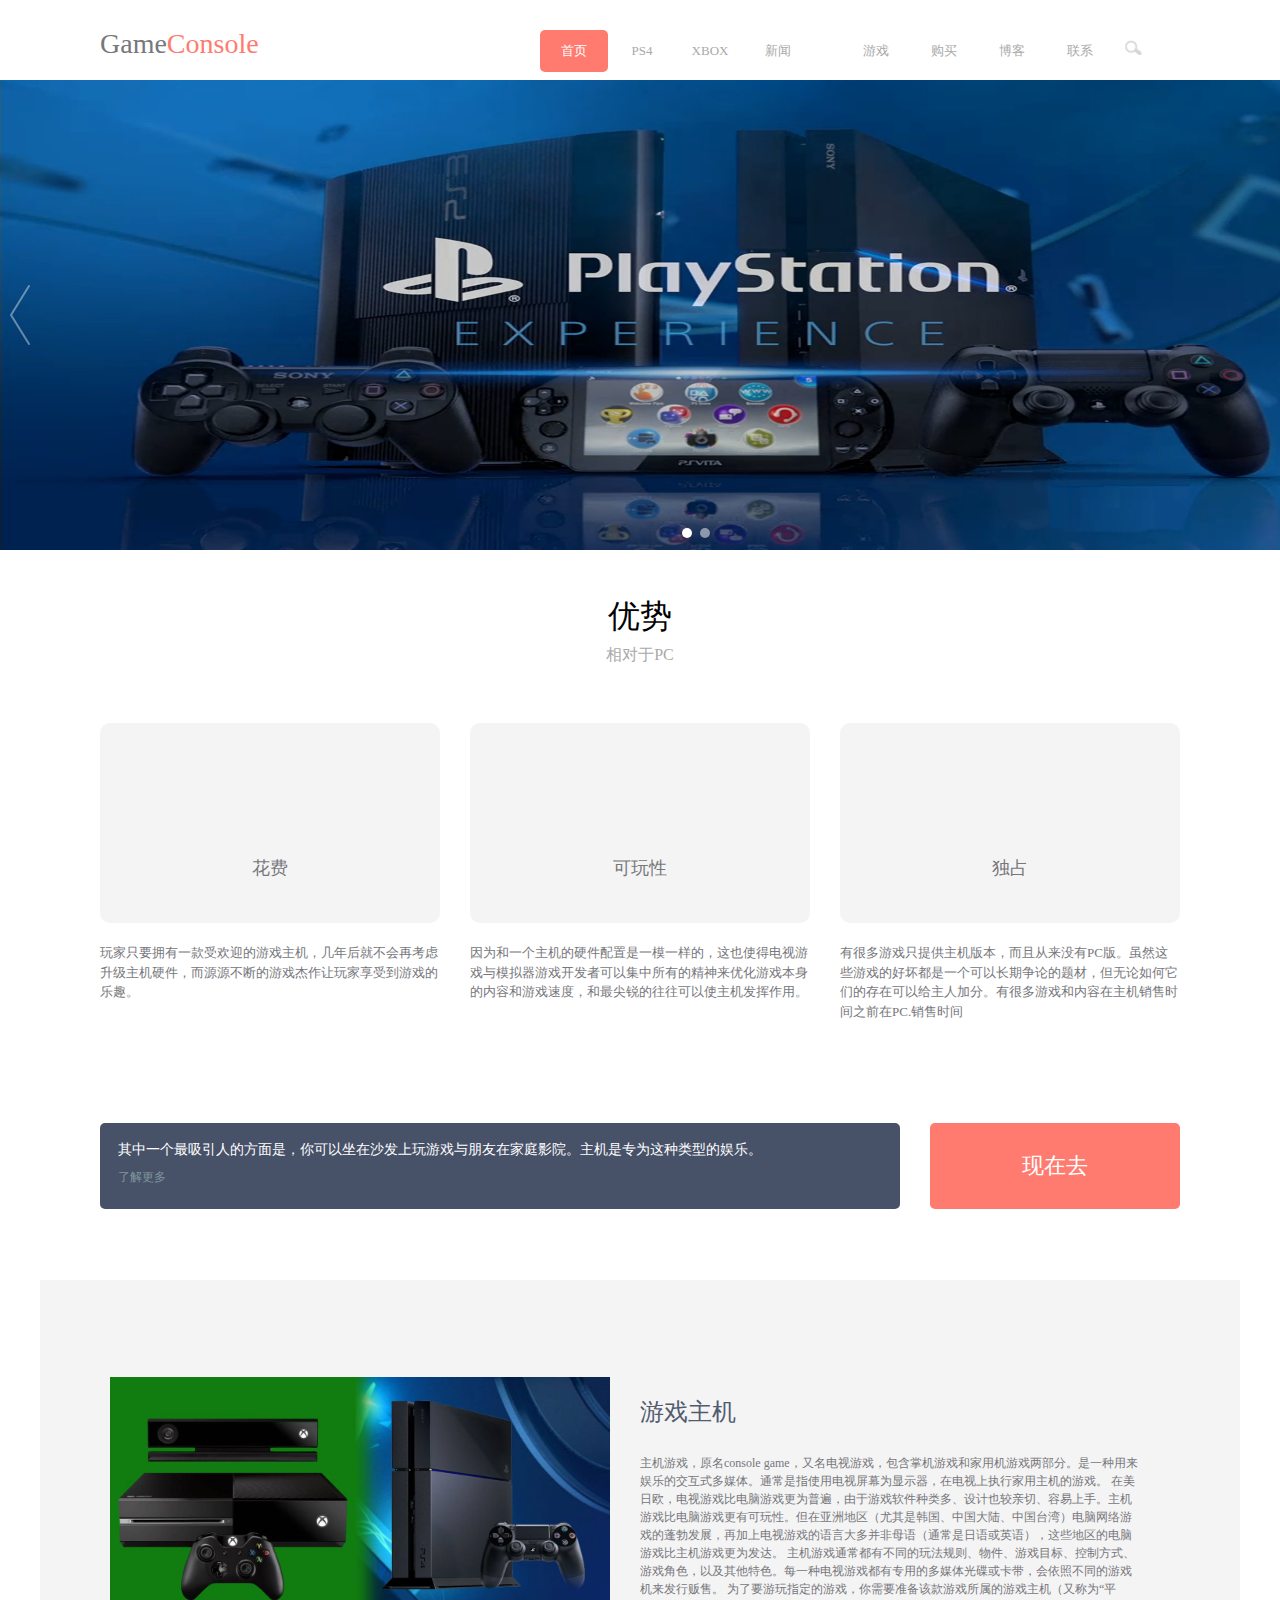
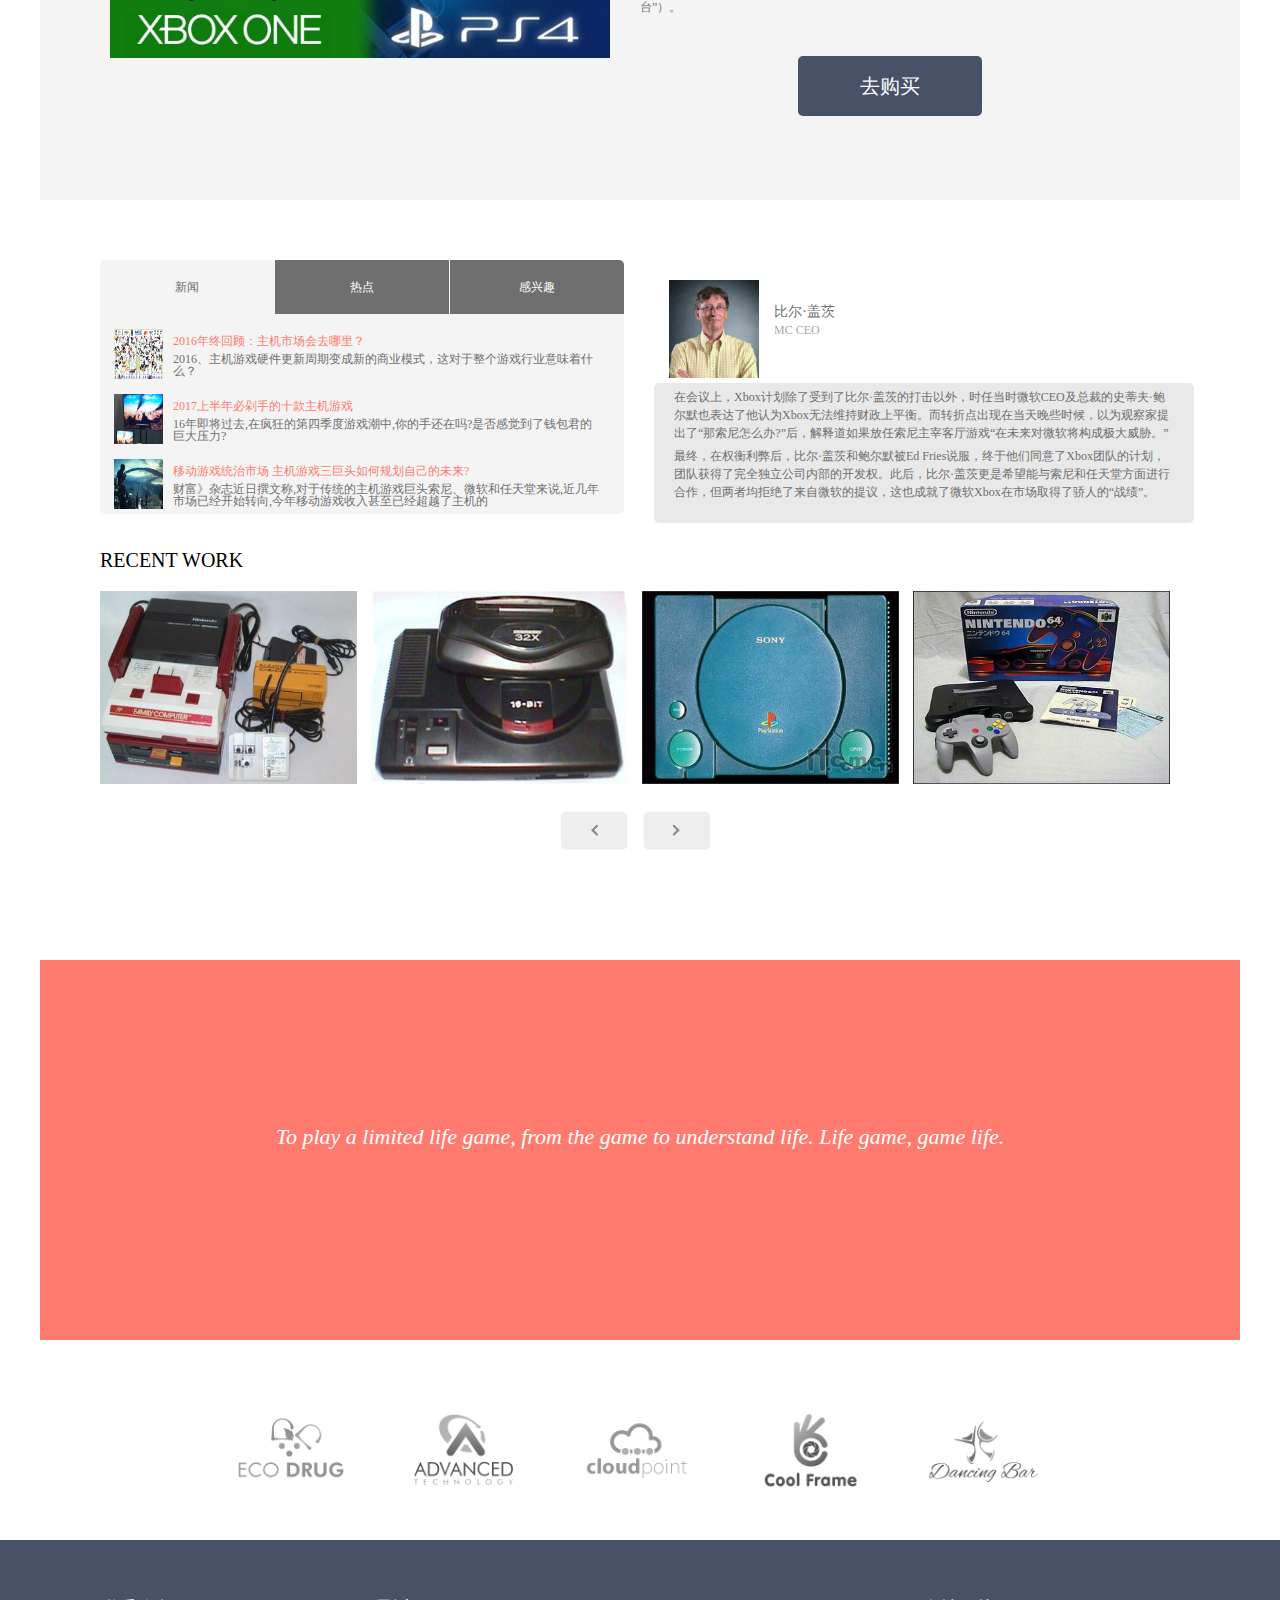
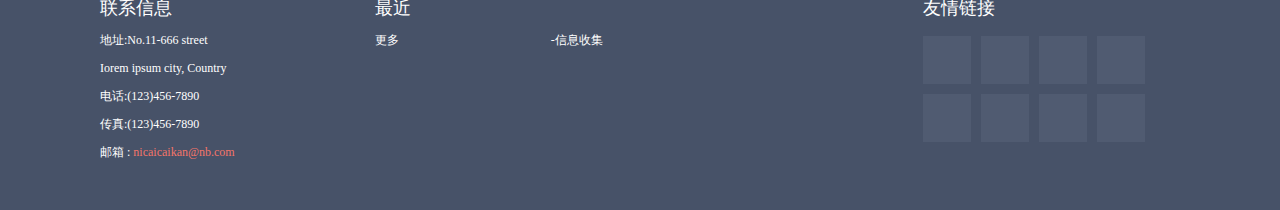
<file: index.html>
<!DOCTYPE HTML PUBLIC "-//W3C//DTD HTML 4.01//EN" "http://www.w3.org/TR/html4/strict.dtd">
<html>
	<head>
		<meta charset="utf-8" />
		<meta name="keywords" content="杭州瑞栎网络科技股份有限公司"/>
        <meta name="description" content="杭州瑞栎网络科技有限公司成立于2015年是一家专注于专业市场电子商务公司
        杭州瑞栎网络科技有限公司成立于2015年， 公司主要经营教育软件 多媒体技术 游戏软件 计算机数据处理技术 计算机系统集成 教育信息咨询，公司秉承与客户共赢理念，为企业提供高效、务实的互联网营销服务，在专业市场的电子商务建设领域具有独特优势和丰富经验。企业与未来智能商业之间架起一座桥梁，充分利用网络的先进技术，帮助专业市场创新管理模式、营销模式。全力打造现代化、国际化、电子化的专业市场贸易平台。在“诚实守信, 脚踏实地，充满激情，不断改进，提高效率, 瑞栎科技将通过不断改进产品质量及提高服务能力，为客户提供最适合需求和最富有前瞻性的优质产品与服务，搭建管理新模式，从而为客户创造最大的价值。"/><link rel="stylesheet" href="./css/banner.css" />
		<link rel="stylesheet" href="./css/same.css" />
		
		<link rel="stylesheet" href="./css/index.css" />
		

		<title>GameConsole - 杭州瑞栎网络科技股份有限公司</title>
	</head>
	<body>
		<div class="top">
			<div class="title">Game<span class="red">Console<span></div>
			<ul>
				<li class="chosed"><a style="color:white">首页</a></li>
				<li><a href="ps4.html">PS4</a></li>
				<li><a href="xbox.html">XBOX</a></li>
				<li id="feature"><a href="news.html">新闻</a></li>
				<div class="contain" id="c1">
					<div>Typography</div>
					<div>Buttons</div>
				</div>
				<li style="margin-left:30px;"><a href="games.html">游戏</a></li>
				<li><a href="price.html">购买</a></li>
				<li><a href="blog.html">博客</a></li>
				<li><a href="contact.html">联系</a></li>
			</ul>
			<a class="btn"><img src="./image/icon.png"></a>
		</div>
		<div class="banner"></div>
		<div class="main">
			
			
			<div class="welcome">
				<h1>优势</h1>
				<p>相对于PC</p>
				<div class="content">
					<div>
						<div class="left">花费</div>
						<span>玩家只要拥有一款受欢迎的游戏主机，几年后就不会再考虑升级主机硬件，而源源不断的游戏杰作让玩家享受到游戏的乐趣。</span>
					</div>
					<div style="margin:0 30px;">
						<div class="center">可玩性</div>
						<span>因为和一个主机的硬件配置是一模一样的，这也使得电视游戏与模拟器游戏开发者可以集中所有的精神来优化游戏本身的内容和游戏速度，和最尖锐的往往可以使主机发挥作用。</span>
					</div>
					<div>
						<div class="right">独占</div>
						<span>有很多游戏只提供主机版本，而且从来没有PC版。虽然这些游戏的好坏都是一个可以长期争论的题材，但无论如何它们的存在可以给主人加分。有很多游戏和内容在主机销售时间之前在PC.销售时间</span>
					</div>
				</div>
				<div class="purchase">
					<div class="left">
						<p class="p1">其中一个最吸引人的方面是，你可以坐在沙发上玩游戏与朋友在家庭影院。主机是专为这种类型的娱乐。</p>
						<p class="p2">了解更多</p>
					</div>
					<div class="right">现在去</div>	
				</div>
			</div>
			<div class="flat">
				<div class="left">
					<img src="./image/idx1.jpg" />
				</div>
				<div class="right">
					<h2>游戏主机</h2>
					<p>主机游戏，原名console game，又名电视游戏，包含掌机游戏和家用机游戏两部分。是一种用来娱乐的交互式多媒体。通常是指使用电视屏幕为显示器，在电视上执行家用主机的游戏。
在美日欧，电视游戏比电脑游戏更为普遍，由于游戏软件种类多、设计也较亲切、容易上手。主机游戏比电脑游戏更有可玩性。但在亚洲地区（尤其是韩国、中国大陆、中国台湾）电脑网络游戏的蓬勃发展，再加上电视游戏的语言大多并非母语（通常是日语或英语），这些地区的电脑游戏比主机游戏更为发达。
主机游戏通常都有不同的玩法规则、物件、游戏目标、控制方式、游戏角色，以及其他特色。每一种电视游戏都有专用的多媒体光碟或卡带，会依照不同的游戏机来发行贩售。
为了要游玩指定的游戏，你需要准备该款游戏所属的游戏主机（又称为“平台”）。</p>
					<div class="btn" style="font-size:20px;">去购买</div>
				</div>
			</div>
			<div class="news">
				<div class="up">
					<div class="left">
						<ul>
							<li class="first pink" id="first">新闻</li>
							<li class="second" id="second">热点</li>
							<li class="last" id="last">感兴趣</li>
						</ul>
						<div class="box current" id="box1">
							<div class="bar">
								<div class="image">
									<img src="./image/pic1.png" />
								</div>
								<div class="newsContent">
									<p class="red">2016年终回顾：主机市场会去哪里？</p>
									<p>2016、主机游戏硬件更新周期变成新的商业模式，这对于整个游戏行业意味着什么？</p>
								</div>	
							</div>
							<div class="bar">
								<div class="image">
									<img src="./image/pic2.png" />
								</div>
								<div class="newsContent">
									<p class="red">2017上半年必剁手的十款主机游戏</p>
									<p>16年即将过去,在疯狂的第四季度游戏潮中,你的手还在吗?是否感觉到了钱包君的巨大压力?</p>
								</div>	
							</div>
							<div class="bar">
								<div class="image">
									<img src="./image/pic3.png" />
								</div>
								<div class="newsContent">
									<p class="red">移动游戏统治市场 主机游戏三巨头如何规划自己的未来?</p>
									<p>财富》杂志近日撰文称,对于传统的主机游戏巨头索尼、微软和任天堂来说,近几年市场已经开始转向,今年移动游戏收入甚至已经超越了主机的</p>
								</div>	
							</div>
						</div>
						<div class="box" id="box2">
							<div class="bar">
								<div class="image">
									<img src="./image/pic1.png" />
								</div>
								<div class="newsContent">
									<p class="red">News Title goes here21</p>
									<p>Lorem ipsum dolor sit amet,consectetur adipiscing elit.</p>
								</div>	
							</div>
							<div class="bar">
								<div class="image">
									<img src="./image/pic2.png" />
								</div>
								<div class="newsContent">
									<p class="red">News Title goes here22</p>
									<p>Lorem ipsum dolor sit amet,consectetur adipiscing elit.sunsyt dorlor</p>
								</div>	
							</div>
							<div class="bar">
								<div class="image">
									<img src="./image/pic1.png" />
								</div>
								<div class="newsContent">
									<p class="red">News Title goes here23</p>
									<p>Lorem ipsum dolor sit amet,consectetur adipiscing elit.sumon ahmed</p>
								</div>	
							</div>
						</div>
						<div class="box" id="box3">
							<div class="bar">
								<div class="image">
									<img src="./image/pic3.png" />
								</div>
								<div class="newsContent">
									<p class="red">News Title goes here31</p>
									<p>Lorem ipsum dolor sit amet,consectetur adipiscing elit.</p>
								</div>	
							</div>
							<div class="bar">
								<div class="image">
									<img src="./image/pic1.png" />
								</div>
								<div class="newsContent">
									<p class="red">News Title goes here32</p>
									<p>Lorem ipsum dolor sit amet,consectetur adipiscing elit.sunsyt dorlor</p>
								</div>	
							</div>
							<div class="bar">
								<div class="image">
									<img src="./image/pic2.png" />
								</div>
								<div class="newsContent">
									<p class="red">News Title goes here33</p>
									<p>Lorem ipsum dolor sit amet,consectetur adipiscing elit.sumon ahmed</p>
								</div>	
							</div>
						</div>

					</div>
					<div class="right">
						<div class="people">
							<img src="./image/indexP.png" />
							<div>
								<p class="pName">比尔·盖茨</p>
								<p class="pIntro">MC CEO</p>
							</div>
						</div>
						<div class="intro">
							<p>  在会议上，Xbox计划除了受到了比尔·盖茨的打击以外，时任当时微软CEO及总裁的史蒂夫·鲍尔默也表达了他认为Xbox无法维持财政上平衡。而转折点出现在当天晚些时候，以为观察家提出了“那索尼怎么办?”后，解释道如果放任索尼主宰客厅游戏“在未来对微软将构成极大威胁。”</p>
　<p>最终，在权衡利弊后，比尔·盖茨和鲍尔默被Ed Fries说服，终于他们同意了Xbox团队的计划，团队获得了完全独立公司内部的开发权。此后，比尔·盖茨更是希望能与索尼和任天堂方面进行合作，但两者均拒绝了来自微软的提议，这也成就了微软Xbox在市场取得了骄人的“战绩”。</p>
						</div>
					</div>
				</div>
				<div class="down">
					<h1>RECENT WORK</h1>
					<div id="div">
						<img src="./image/1.png" />
						<img src="./image/2.png" />
						<img src="./image/3.png" />
						<img src="./image/4.png" />
						<img src="./image/5.png" />
						<img src="./image/6.png" />
						<img src="./image/7.png" />
						<img src="./image/8.png" />
					</div>
					<span class="btnL">
						<img id="btnL" src="./image/btnL.png" />
						<img id="btnR" src="./image/btnR.png" />
					</span>
				</div>
			</div>
			<div class="redbgd">
				<i>To play a limited life game, from the game to understand life. Life game, game life.</i>
			</div>
			<div class="tu">
				<img src="./image/lan.png" />
			</div>
		</div>
			
		<div class="foot">
		<div class="main">

			<div class="f_left">
				<p class="title">联系信息</p>
				<ul class="contact">
					<li>地址:No.11-666 street</li>
					<li>Iorem ipsum city, Country</li>
					<li>电话:(123)456-7890</li>
					<li>传真:(123)456-7890</li>
					<li>邮箱 : <span>nicaicaikan@nb.com</span></li>
				</ul>
				<div class="clear"></div>
			</div>
			<div class="f_middle">
				<p class="title">最近</p>
				<span class="more_l">更多</span>
				<span class="more_r">-信息收集</span>
			</div>
			<div class="f_right">
				<p class="title">友情链接</p>
				<ul class="stay">
					<li></li>
					<li></li>
					<li></li>
					<li></li>
				</ul>
				<ul class="stay">
					<li></li>
					<li></li>
					<li></li>
					<li></li>
				</ul>
			</div>
		</div>		
		</div>			
	</body><script type="text/javascript" src="./js/banner.js"></script>

	<script type="text/javascript" src="./js/index.js"></script>
</html>
</file>
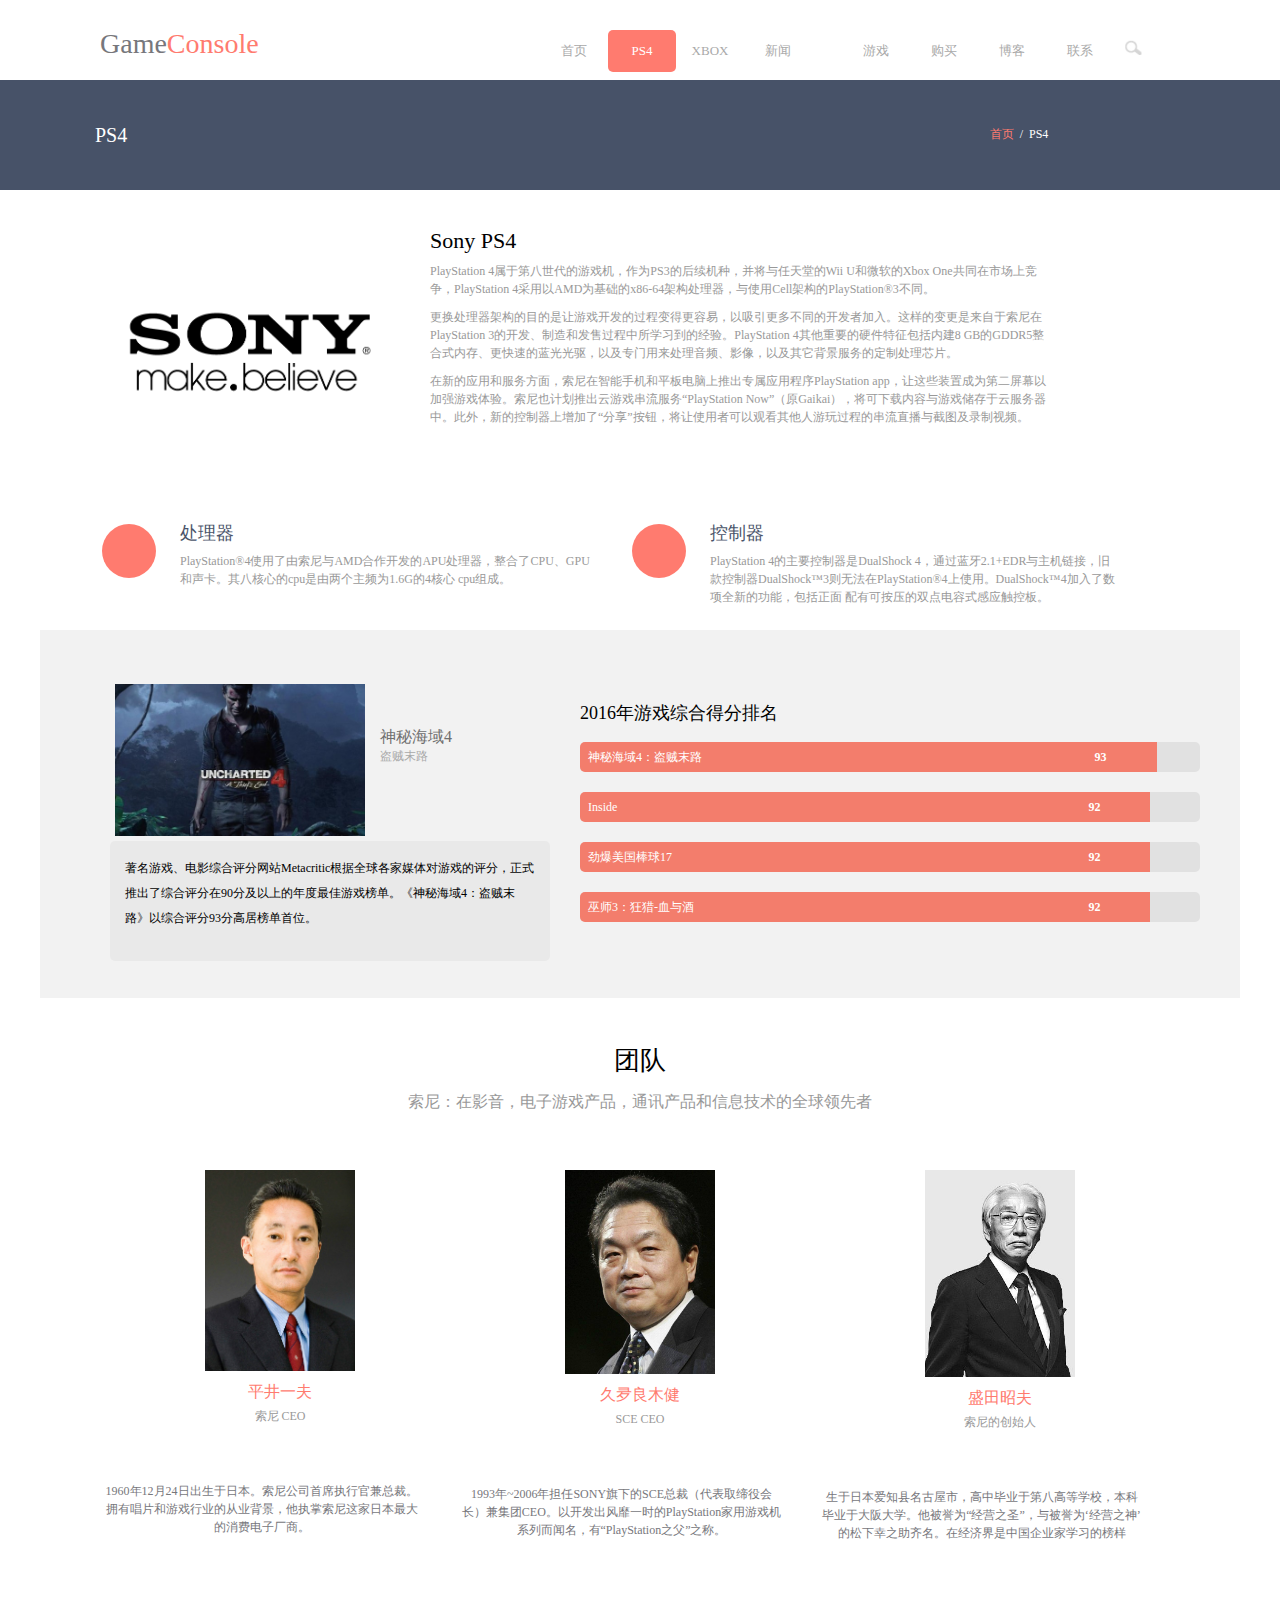
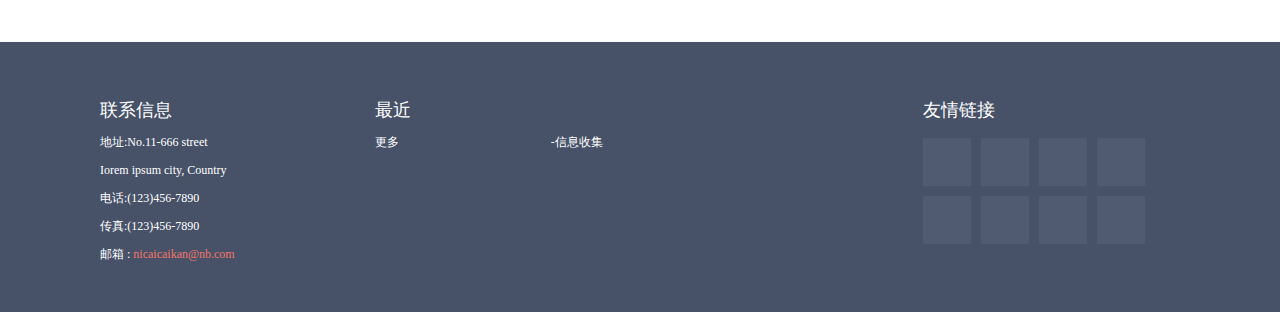
<file: about.html>
<!DOCTYPE HTML PUBLIC "-//W3C//DTD HTML 4.01//EN" "http://www.w3.org/TR/html4/strict.dtd">
<html>
	<head>
		<meta charset="utf-8" />
		<meta name="keywords" content="杭州瑞栎网络科技股份有限公司"/>
        <meta name="description" content="杭州瑞栎网络科技有限公司成立于2015年是一家专注于专业市场电子商务公司
        杭州瑞栎网络科技有限公司成立于2015年， 公司主要经营教育软件 多媒体技术 游戏软件 计算机数据处理技术 计算机系统集成 教育信息咨询，公司秉承与客户共赢理念，为企业提供高效、务实的互联网营销服务，在专业市场的电子商务建设领域具有独特优势和丰富经验。企业与未来智能商业之间架起一座桥梁，充分利用网络的先进技术，帮助专业市场创新管理模式、营销模式。全力打造现代化、国际化、电子化的专业市场贸易平台。在“诚实守信, 脚踏实地，充满激情，不断改进，提高效率, 瑞栎科技将通过不断改进产品质量及提高服务能力，为客户提供最适合需求和最富有前瞻性的优质产品与服务，搭建管理新模式，从而为客户创造最大的价值。"/>
		<link rel="stylesheet" href="./css/same.css" />
		<link rel="stylesheet" href="./css/about.css" />

		<title>About - 杭州瑞栎网络科技股份有限公司</title>
	</head>
	<body>
		<div class="top">
			<div class="title">Game<span class="red">Console<span></div>
			<ul>
				<li><a href="index.html">首页</a></li>
				<li class="chosed" ><a style="color:white">PS4</a></li>
				<li><a href="Service.html">XBOX</a></li>
				<li id="feature"><a href="feature.html">新闻</a></li>
				<div class="contain" id="c1">
					<div>Typography</div>
					<div>Buttons</div>
				</div>
				<li style="margin-left:30px;"><a href="portfolio.html">游戏</a></li>
				<li><a href="price.html">购买</a></li>
				<li><a href="blog.html">博客</a></li>
				<li><a href="top-search.html">联系</a></li>
			</ul>
			<a class="btn"><img src="./image/icon.png"></a>
		</div>
		<div class="bar">
			<div class="main" style="position:relative;">
				<span>PS4</span>
				<ul class="btn">
					<li class="red"><a>首页</a></li><li class="xie">/</li>
					<li style="color:white;"> <a>PS4</a></li>
				</ul>
			</div>
		</div>
		<div class="main">
			<div class="content1">
				<div class="up">
					<img src="./image/zitu.png" />
					<p class="title">Sony PS4</p>
					<p class="content">PlayStation 4属于第八世代的游戏机，作为PS3的后续机种，并将与任天堂的Wii U和微软的Xbox One共同在市场上竞争，PlayStation 4采用以AMD为基础的x86-64架构处理器，与使用Cell架构的PlayStation®3不同。</p>
					<p class="content">更换处理器架构的目的是让游戏开发的过程变得更容易，以吸引更多不同的开发者加入。这样的变更是来自于索尼在PlayStation 3的开发、制造和发售过程中所学习到的经验。PlayStation 4其他重要的硬件特征包括内建8 GB的GDDR5整合式内存、更快速的蓝光光驱，以及专门用来处理音频、影像，以及其它背景服务的定制处理芯片。</p>
					<p class="content">在新的应用和服务方面，索尼在智能手机和平板电脑上推出专属应用程序PlayStation app，让这些装置成为第二屏幕以加强游戏体验。索尼也计划推出云游戏串流服务“PlayStation Now”（原Gaikai），将可下载内容与游戏储存于云服务器中。此外，新的控制器上增加了“分享”按钮，将让使用者可以观看其他人游玩过程的串流直播与截图及录制视频。</p>
				</div>
				<ul>
					<li>
						<i></i>
						<span class="spanTitle">处理器</span>
						<span class="spanCon">PlayStation®4使用了由索尼与AMD合作开发的APU处理器，整合了CPU、GPU和声卡。其八核心的cpu是由两个主频为1.6G的4核心 cpu组成。</span>
					</li>
					<li>
						<i></i>
						<span class="spanTitle">控制器</span>
						<span class="spanCon">PlayStation 4的主要控制器是DualShock 4，通过蓝牙2.1+EDR与主机链接，旧款控制器DualShock™3则无法在PlayStation®4上使用。DualShock™4加入了数项全新的功能，包括正面
						配有可按压的双点电容式感应触控板。</span>
					</li>
				</ul>
			</div>
			<div class="content2">
				<div class="left">
					<div class="people">
						<img src="./image/ps41.jpg" />
						<div>
							<p class="pName">神秘海域4</p>
							<p class="pIntro">盗贼末路</p>
						</div>
					</div>
					<div class="intro">
						<p>著名游戏、电影综合评分网站Metacritic根据全球各家媒体对游戏的评分，正式推出了综合评分在90分及以上的年度最佳游戏榜单。《神秘海域4：盗贼末路》以综合评分93分高居榜单首位。</p>
					</div>
				</div>
				<div class="right">
					<p>2016年游戏综合得分排名</p>
					<div class="out">
						<div class="div1"><span>神秘海域4：盗贼末路 <b>93</b></span></div>
					</div>
					<div class="out">
						<div class="div2"><span>Inside<b>92</b></span></div>
					</div>
					<div class="out">
						<div class="div3"><span>劲爆美国棒球17<b>92</b></span></div>
					</div>
					<div class="out">
						<div class="div4"><span>巫师3：狂猎-血与酒<b>92</b></span></div>
					</div>
				</div>
			</div>
			<div class="content3">
				<p class="title">团队</p>
				<p class="stitle">索尼：在影音，电子游戏产品，通讯产品和信息技术的全球领先者</p>
				<div class="content">
					<div class="left">
						<img src="./image/people.png" />
						<span class="pName red">平井一夫</span>
						<span class="pWork">索尼 CEO</span>
						<p>1960年12月24日出生于日本。索尼公司首席执行官兼总裁。拥有唱片和游戏行业的从业背景，他执掌索尼这家日本最大的消费电子厂商。</p>
					</div>
					<div class="center">
						<img src="./image/ren2.png" />
						<span class="pName red">久夛良木健</span>
						<span class="pWork">SCE CEO</span>
						<p>1993年~2006年担任SONY旗下的SCE总裁（代表取缔役会长）兼集团CEO。以开发出风靡一时的PlayStation家用游戏机系列而闻名，有“PlayStation之父”之称。</p>
					</div>
					<div class="right">
						<img src="./image/people3.png" />
						<span class="pName red">盛田昭夫</span>
						<span class="pWork">索尼的创始人</span>
						<p>生于日本爱知县名古屋市，高中毕业于第八高等学校，本科毕业于大阪大学。他被誉为“经营之圣”，与被誉为‘经营之神’的松下幸之助齐名。在经济界是中国企业家学习的榜样</p>
					</div>
				</div>
			</div>
		</div>
		<div class="foot">
		<div class="main">

			<div class="f_left">
				<p class="title">联系信息</p>
				<ul class="contact">
					<li>地址:No.11-666 street</li>
					<li>Iorem ipsum city, Country</li>
					<li>电话:(123)456-7890</li>
					<li>传真:(123)456-7890</li>
					<li>邮箱 : <span>nicaicaikan@nb.com</span></li>
				</ul>
				<div class="clear"></div>
			</div>
			<div class="f_middle">
				<p class="title">最近</p>
				<span class="more_l">更多</span>
				<span class="more_r">-信息收集</span>
			</div>
			<div class="f_right">
				<p class="title">友情链接</p>
				<ul class="stay">
					<li></li>
					<li></li>
					<li></li>
					<li></li>
				</ul>
				<ul class="stay">
					<li></li>
					<li></li>
					<li></li>
					<li></li>
				</ul>
			</div>
		</div>		
		</div>			
	</body>
</html>
</file>
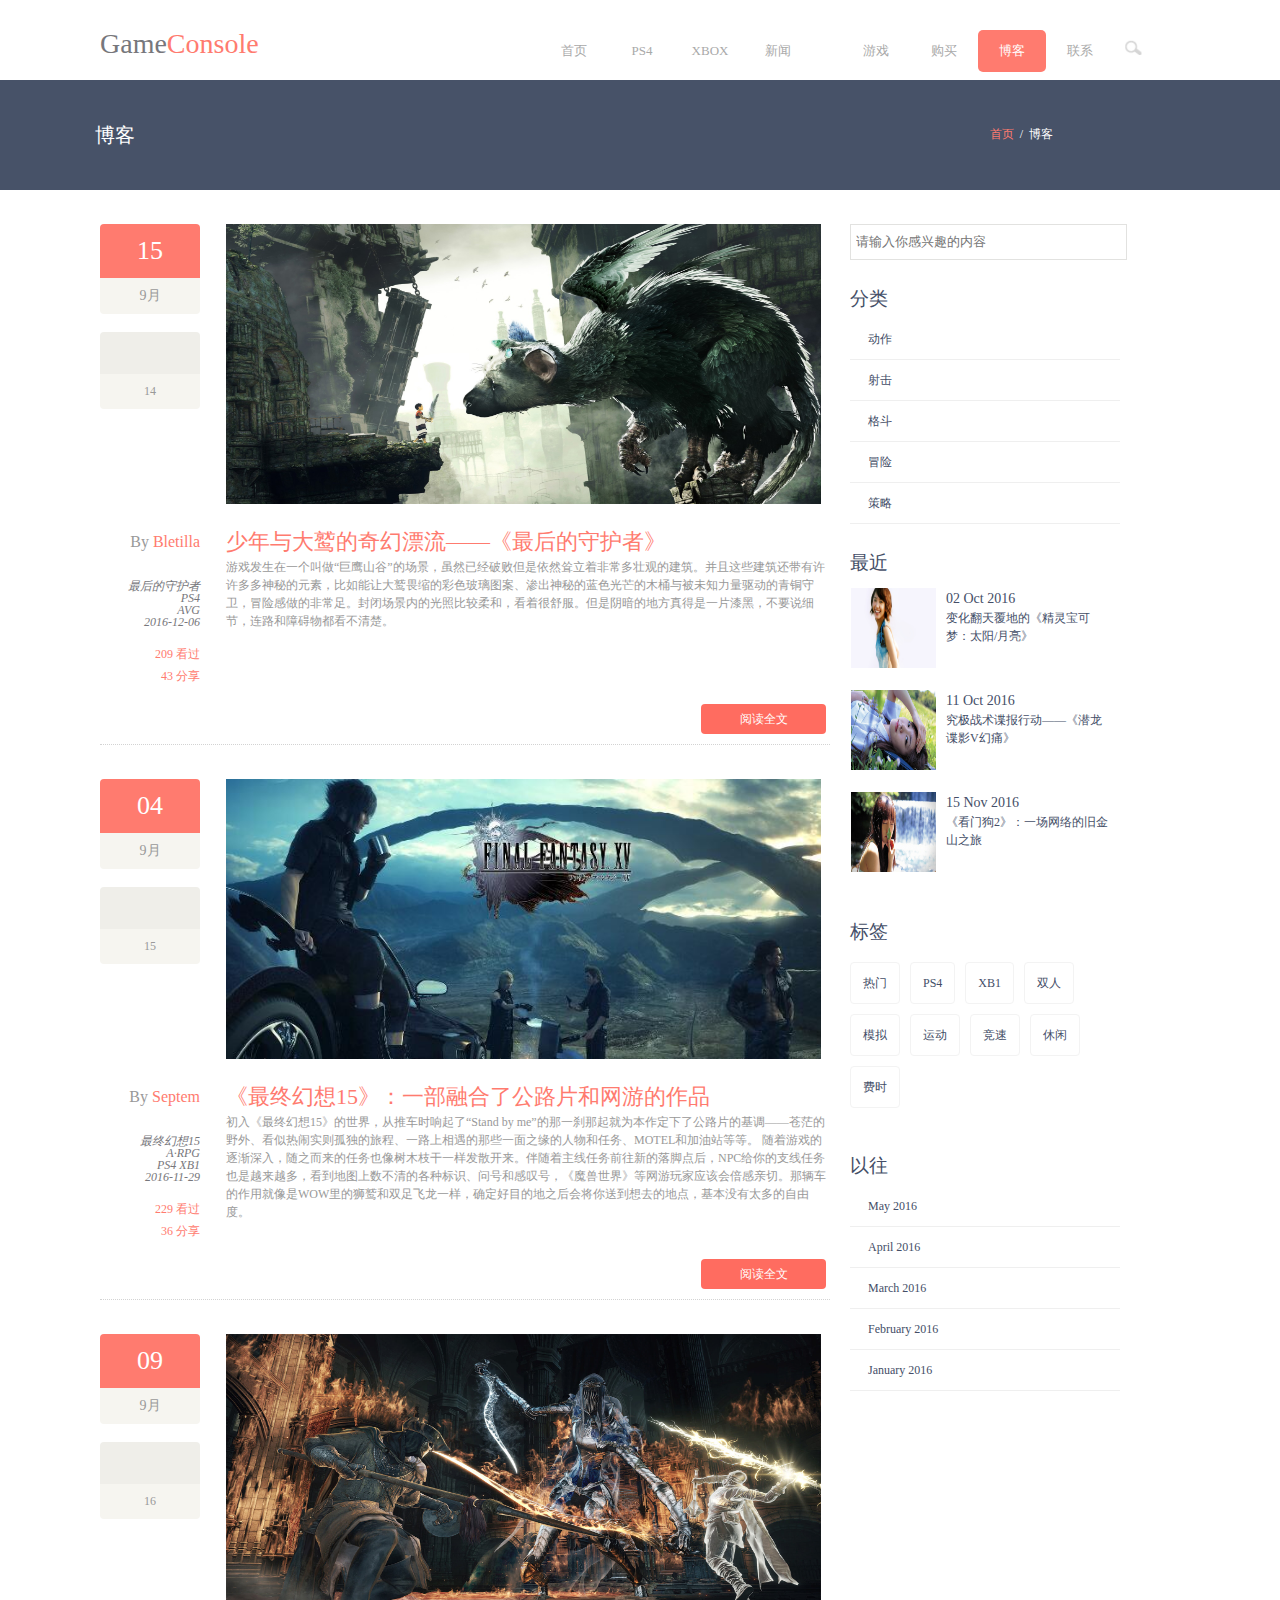
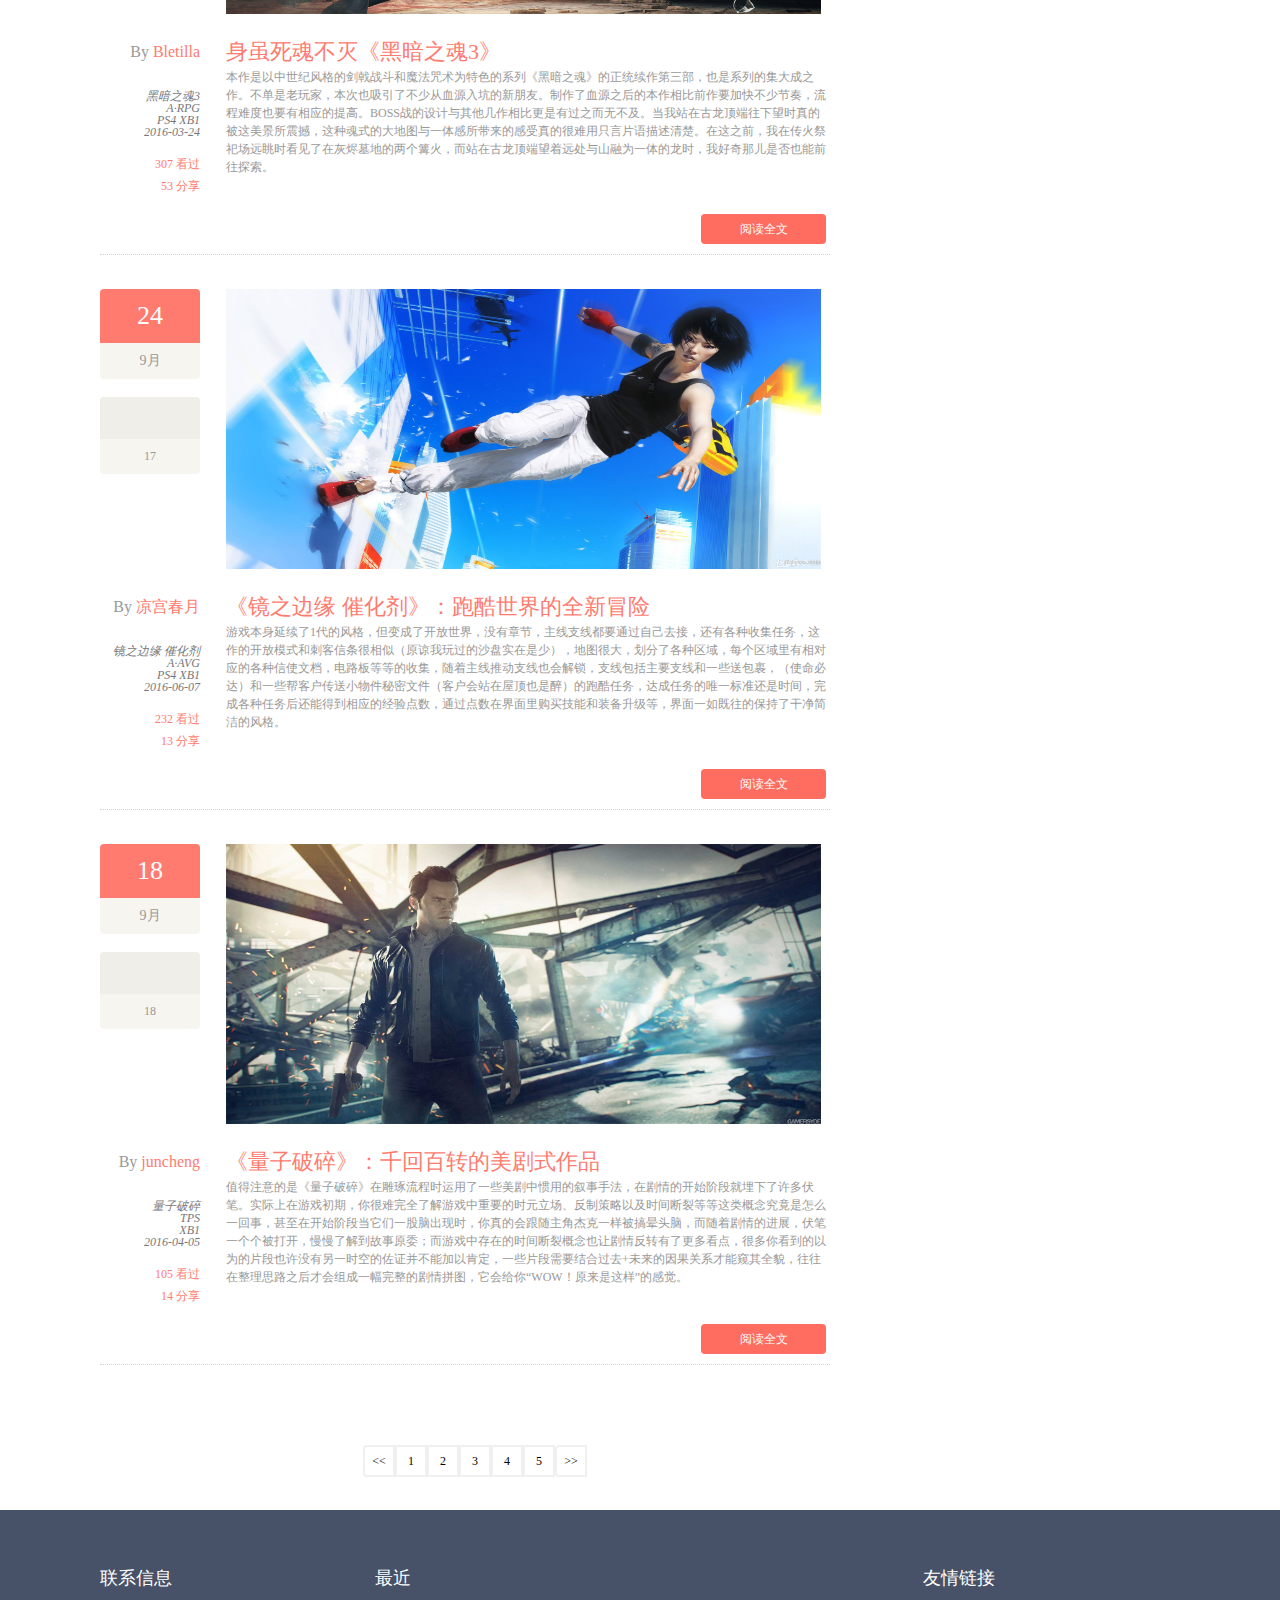
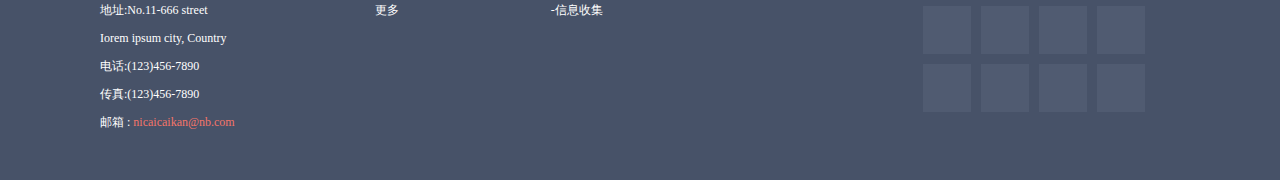
<file: blog.html>
<!DOCTYPE HTML PUBLIC "-//W3C//DTD HTML 4.01//EN" "http://www.w3.org/TR/html4/strict.dtd">
<html>
	<head>
		<meta charset="utf-8" />
		<meta name="keywords" content="杭州瑞栎网络科技股份有限公司"/>
        <meta name="description" content="杭州瑞栎网络科技有限公司成立于2015年是一家专注于专业市场电子商务公司
        杭州瑞栎网络科技有限公司成立于2015年， 公司主要经营教育软件 多媒体技术 游戏软件 计算机数据处理技术 计算机系统集成 教育信息咨询，公司秉承与客户共赢理念，为企业提供高效、务实的互联网营销服务，在专业市场的电子商务建设领域具有独特优势和丰富经验。企业与未来智能商业之间架起一座桥梁，充分利用网络的先进技术，帮助专业市场创新管理模式、营销模式。全力打造现代化、国际化、电子化的专业市场贸易平台。在“诚实守信, 脚踏实地，充满激情，不断改进，提高效率, 瑞栎科技将通过不断改进产品质量及提高服务能力，为客户提供最适合需求和最富有前瞻性的优质产品与服务，搭建管理新模式，从而为客户创造最大的价值。"/>
		<link rel="stylesheet" href="./css/same.css" />
		<link rel="stylesheet" href="./css/blog.css" />

		<title>博客 - 杭州瑞栎网络科技股份有限公司</title>
	</head>
	<body>
		<div class="top">
			<div class="title">Game<span class="red">Console<span></div>
			<ul>
				<li><a href="index.html">首页</a></li>
				<li><a href="ps4.html">PS4</a></li>
				<li><a href="xbox.html">XBOX</a></li>
				<li id="feature"><a href="news.html">新闻</a></li>
				<div class="contain" id="c1">
					<div>Typography</div>
					<div>Buttons</div>
				</div>
				<li style="margin-left:30px;"><a href="games.html">游戏</a></li>
				<li><a href="price.html">购买</a></li>
				<li class="chosed"><a style="color:white">博客</a></li>
				<li><a href="contact.html">联系</a></li>
			</ul>
			<a class="btn"><img src="./image/icon.png"></a>
		</div>
		<div class="bar">
			<div class="main" style="position:relative;">
				<span>博客</span>
				<ul class="btn">
					<li class="red"><a>首页</a></li><li class="xie">/</li>
					<li style="color:white;"> <a>博客</a></li>
				</ul>
			</div>
		</div>
		<div class="main">
			
			<div class="content">
				<div class="left">
					<div class="blog">
						<div class="lLeft">
							<ul class="date">
								<li class="day">15</li>
								<li class="month">9月</li>
							</ul>
							<ul class="u2">
								<li class="l1"></li>
								<li class="num">14</li>
							</ul>
							<p>By <span class="red">Bletilla<span></p>
							<ul class="u3">
								<li><i>最后的守护者</i></li>
								<li><i>PS4</i></li>
								<li><i>AVG</i></li>
								<li><i>2016-12-06</i></li>
							</ul>
							<ul class="u4 red">
								<li>209 看过</li>
								<li>43 分享</li>
							</ul>
						</div>
						<div class="lRight">
							<div>
								<img src="./image/blog1.jpg" />
							</div>
							<p class="title red">少年与大鹫的奇幻漂流——《最后的守护者》</p>
							<p class="con1">游戏发生在一个叫做“巨鹰山谷”的场景，虽然已经破败但是依然耸立着非常多壮观的建筑。并且这些建筑还带有许许多多神秘的元素，比如能让大鹫畏缩的彩色玻璃图案、渗出神秘的蓝色光芒的木桶与被未知力量驱动的青铜守卫，冒险感做的非常足。封闭场景内的光照比较柔和，看着很舒服。但是阴暗的地方真得是一片漆黑，不要说细节，连路和障碍物都看不清楚。</p>
							<span>阅读全文</span>
						</div>
					</div>
					<div class="blog">
						<div class="lLeft">
							<ul class="date">
								<li class="day">04</li>
								<li class="month">9月</li>
							</ul>
							<ul class="u2">
								<li class="l1"></li>
								<li class="num">15</li>
							</ul>
							<p>By <span class="red">Septem<span></p>
							<ul class="u3">
								<li><i>最终幻想15</i></li>
								<li><i>A·RPG</i></li>
								<li><i>PS4  XB1</i></li>
								<li><i> 2016-11-29</i></li>
							</ul>
							<ul class="u4 red">
								<li>229 看过</li>
								<li>36 分享</li>
							</ul>
						</div>
						<div class="lRight">
							<div>
								<img src="./image/blog2.jpg" />
							</div>
							<p class="title red">《最终幻想15》：一部融合了公路片和网游的作品</p>
							<p class="con1">初入《最终幻想15》的世界，从推车时响起了“Stand by me”的那一刹那起就为本作定下了公路片的基调——苍茫的野外、看似热闹实则孤独的旅程、一路上相遇的那些一面之缘的人物和任务、MOTEL和加油站等等。
							随着游戏的逐渐深入，随之而来的任务也像树木枝干一样发散开来。伴随着主线任务前往新的落脚点后，NPC给你的支线任务也是越来越多，看到地图上数不清的各种标识、问号和感叹号，《魔兽世界》等网游玩家应该会倍感亲切。那辆车的作用就像是WOW里的狮鹫和双足飞龙一样，确定好目的地之后会将你送到想去的地点，基本没有太多的自由度。</p>
							<span>阅读全文</span>
						</div>
					</div>
					<div class="blog">
						<div class="lLeft">
							<ul class="date">
								<li class="day">09</li>
								<li class="month">9月</li>
							</ul>
							<ul class="u2">
								<li class="l1"></li>
								<li class="num">16</li>
							</ul>
							<p>By <span class="red">Bletilla<span></p>
							<ul class="u3">
								<li><i>黑暗之魂3</i></li>
								<li><i>A·RPG</i></li>
								<li><i>PS4  XB1</i></li>
								<li><i>2016-03-24</i></li>
							</ul>
							<ul class="u4 red">
								<li>307 看过</li>
								<li>53 分享</li>
							</ul>
						</div>
						<div class="lRight">
							<div>
								<img src="./image/blog3.jpg" />
							</div>
							<p class="title red">身虽死魂不灭《黑暗之魂3》</p>
							<p class="con1">本作是以中世纪风格的剑戟战斗和魔法咒术为特色的系列《黑暗之魂》的正统续作第三部，也是系列的集大成之作。不单是老玩家，本次也吸引了不少从血源入坑的新朋友。制作了血源之后的本作相比前作要加快不少节奏，流程难度也要有相应的提高。BOSS战的设计与其他几作相比更是有过之而无不及。当我站在古龙顶端往下望时真的被这美景所震撼，这种魂式的大地图与一体感所带来的感受真的很难用只言片语描述清楚。在这之前，我在传火祭祀场远眺时看见了在灰烬墓地的两个篝火，而站在古龙顶端望着远处与山融为一体的龙时，我好奇那儿是否也能前往探索。</p>
							<span>阅读全文</span>
						</div>
					</div>
					<div class="blog">
						<div class="lLeft">
							<ul class="date">
								<li class="day">24</li>
								<li class="month">9月</li>
							</ul>
							<ul class="u2">
								<li class="l1"></li>
								<li class="num">17</li>
							</ul>
							<p>By <span class="red">凉宫春月<span></p>
							<ul class="u3">
								<li><i>镜之边缘 催化剂</i></li>
								<li><i>A·AVG</i></li>
								<li><i>PS4  XB1</i></li>
								<li><i> 2016-06-07</i></li>
							</ul>
							<ul class="u4 red">
								<li>232 看过</li>
								<li>13 分享</li>
							</ul>
						</div>
						<div class="lRight">
							<div>
								<img src="./image/blog4.jpg" />
							</div>
							<p class="title red">《镜之边缘 催化剂》：跑酷世界的全新冒险</p>
							<p class="con1">游戏本身延续了1代的风格，但变成了开放世界，没有章节，主线支线都要通过自己去接，还有各种收集任务，这作的开放模式和刺客信条很相似（原谅我玩过的沙盘实在是少），地图很大，划分了各种区域，每个区域里有相对应的各种信使文档，电路板等等的收集，随着主线推动支线也会解锁，支线包括主要支线和一些送包裹，（使命必达）和一些帮客户传送小物件秘密文件（客户会站在屋顶也是醉）的跑酷任务，达成任务的唯一标准还是时间，完成各种任务后还能得到相应的经验点数，通过点数在界面里购买技能和装备升级等，界面一如既往的保持了干净简洁的风格。</p>
							<span>阅读全文</span>
						</div>
					</div>
					<div class="blog">
						<div class="lLeft">
							<ul class="date">
								<li class="day">18</li>
								<li class="month">9月</li>
							</ul>
							<ul class="u2">
								<li class="l1"></li>
								<li class="num">18</li>
							</ul>
							<p>By <span class="red">juncheng<span></p>
							<ul class="u3">
								<li><i>量子破碎</i></li>
								<li><i>TPS</i></li>
								<li><i>XB1</i></li>
								<li><i>2016-04-05</i></li>
							</ul>
							<ul class="u4 red">
								<li>105 看过</li>
								<li>14 分享</li>
							</ul>
						</div>
						<div class="lRight">
							<div>
								<img src="./image/blog5.jpg" />
							</div>
							<p class="title red">《量子破碎》：千回百转的美剧式作品</p>
							<p class="con1">值得注意的是《量子破碎》在雕琢流程时运用了一些美剧中惯用的叙事手法，在剧情的开始阶段就埋下了许多伏笔。实际上在游戏初期，你很难完全了解游戏中重要的时元立场、反制策略以及时间断裂等等这类概念究竟是怎么一回事，甚至在开始阶段当它们一股脑出现时，你真的会跟随主角杰克一样被搞晕头脑，而随着剧情的进展，伏笔一个个被打开，慢慢了解到故事原委；而游戏中存在的时间断裂概念也让剧情反转有了更多看点，很多你看到的以为的片段也许没有另一时空的佐证并不能加以肯定，一些片段需要结合过去+未来的因果关系才能窥其全貌，往往在整理思路之后才会组成一幅完整的剧情拼图，它会给你“WOW！原来是这样”的感觉。</p>
							<span>阅读全文</span>
						</div>
					</div>
					<ul class="flip">
						<li class="lBtn"><<</li>
						<li>1</li>
						<li>2</li>
						<li>3</li>
						<li>4</li>
						<li>5</li>
						<li class="rBtn">>></li>
					</ul>
				</div>
				<div class="right">
					<div>
						<input type="text" placeholder="请输入你感兴趣的内容">
					</div>
					<h3>分类</h3>
					<ul class="u1">
						<li><a>动作</a></li>
						<li><a>射击</a></li>
						<li><a>格斗</a></li>
						<li><a>冒险</a></li>
						<li><a>策略</a></li>
					</ul>	
					<h3>最近</h3>
					<ul class="u2">
						<li class="bord">
							<div><img src="./image/1.jpg"></div>
							<p class="date">02 Oct 2016</p>
							<p class="con1">
变化翻天覆地的《精灵宝可梦：太阳/月亮》</p>
						</li>
						<li class="bord">
							<div><img src="./image/2.jpg"></div>
							<p class="date">11 Oct 2016</p>
							<p class="con1">
究极战术谍报行动——《潜龙谍影V幻痛》</p>
						</li>
						<li class="bord">
							<div><img src="./image/3.jpg"></div>
							<p class="date">15 Nov 2016</p>
							<p class="con1">《看门狗2》：一场网络的旧金山之旅</p>
						</li>
					</ul>
					<h3>标签</h3>
					<ul class="u3">
						<li>热门</li>
						<li>PS4</li>
						<li>XB1</li>
						<li>双人</li>
						<li>模拟</li>
						<li>运动</li>
						<li>竞速</li>
						<li>休闲</li>
						<li>费时</li>
					</ul>
					<h3 style="margin-top:45px;">以往</h3>
					<ul class="u1">
						<li><a>May 2016</a></li>
						<li><a>April 2016</a></li>
						<li><a>March 2016</a></li>
						<li><a>February 2016</a></li>
						<li><a>January 2016</a></li>
					</ul>
				</div>
			</div>
		</div>
		<div class="foot">
		<div class="main">

			<div class="f_left">
				<p class="title">联系信息</p>
				<ul class="contact">
					<li>地址:No.11-666 street</li>
					<li>Iorem ipsum city, Country</li>
					<li>电话:(123)456-7890</li>
					<li>传真:(123)456-7890</li>
					<li>邮箱 : <span>nicaicaikan@nb.com</span></li>
				</ul>
				<div class="clear"></div>
			</div>
			<div class="f_middle">
				<p class="title">最近</p>
				<span class="more_l">更多</span>
				<span class="more_r">-信息收集</span>
			</div>
			<div class="f_right">
				<p class="title">友情链接</p>
				<ul class="stay">
					<li></li>
					<li></li>
					<li></li>
					<li></li>
				</ul>
				<ul class="stay">
					<li></li>
					<li></li>
					<li></li>
					<li></li>
				</ul>
			</div>
		</div>		
		</div>			
	</body>
</html>
</file>
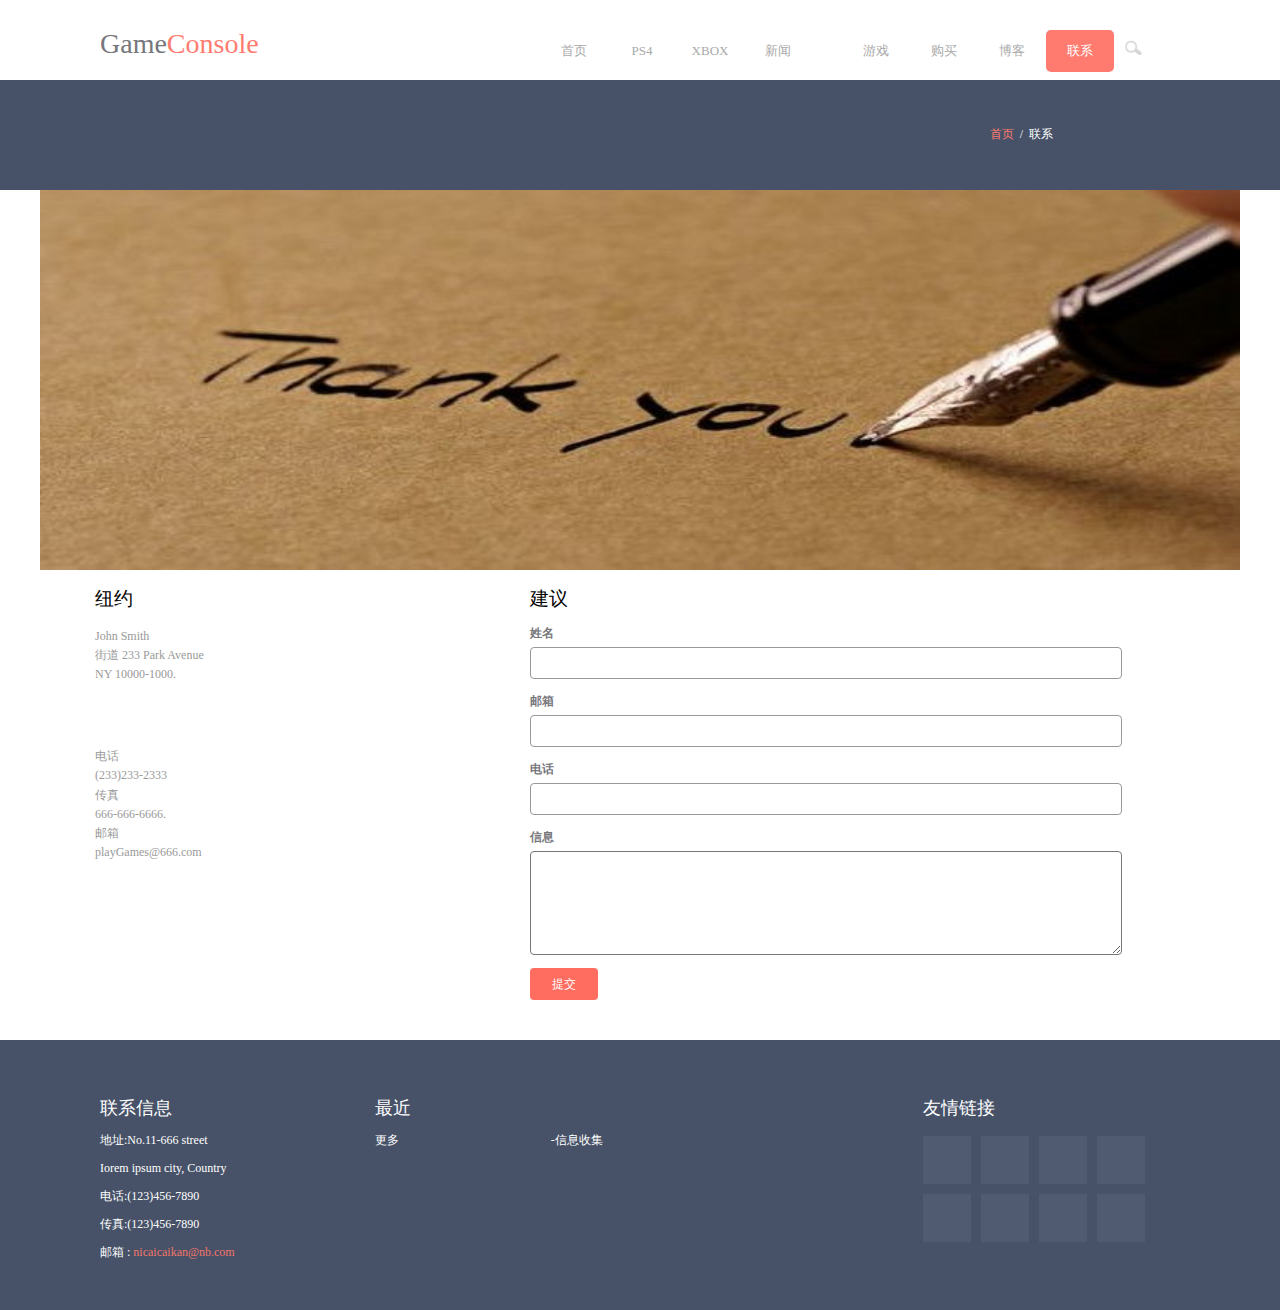
<file: contact.html>
<!DOCTYPE HTML PUBLIC "-//W3C//DTD HTML 4.01//EN" "http://www.w3.org/TR/html4/strict.dtd">
<html>
	<head>
		<meta charset="utf-8" />
		<meta name="keywords" content="杭州瑞栎网络科技股份有限公司"/>
        <meta name="description" content="杭州瑞栎网络科技有限公司成立于2015年是一家专注于专业市场电子商务公司
        杭州瑞栎网络科技有限公司成立于2015年， 公司主要经营教育软件 多媒体技术 游戏软件 计算机数据处理技术 计算机系统集成 教育信息咨询，公司秉承与客户共赢理念，为企业提供高效、务实的互联网营销服务，在专业市场的电子商务建设领域具有独特优势和丰富经验。企业与未来智能商业之间架起一座桥梁，充分利用网络的先进技术，帮助专业市场创新管理模式、营销模式。全力打造现代化、国际化、电子化的专业市场贸易平台。在“诚实守信, 脚踏实地，充满激情，不断改进，提高效率, 瑞栎科技将通过不断改进产品质量及提高服务能力，为客户提供最适合需求和最富有前瞻性的优质产品与服务，搭建管理新模式，从而为客户创造最大的价值。"/>
		<link rel="stylesheet" href="./css/same.css" />
		<link rel="stylesheet" href="./css/top-search.css" />
		<title>联系 - 杭州瑞栎网络科技股份有限公司 </title>
	</head>
	<body>
		<div class="top">
			<div class="title">Game<span class="red">Console<span></div>
			<ul>
				<li><a href="index.html">首页</a></li>
				<li><a href="ps4.html">PS4</a></li>
				<li><a href="xbox.html">XBOX</a></li>
				<li id="feature"><a href="news.html">新闻</a></li>
				<div class="contain" id="c1">
					<div>Typography</div>
					<div>Buttons</div>
				</div>
				<li style="margin-left:30px;"><a href="games.html">游戏</a></li>
				<li><a href="price.html">购买</a></li>
				<li><a href="blog.html">博客</a></li>
				<li class="chosed"><a style="color:white">联系</a></li>
			</ul>
			<a class="btn"><img src="./image/icon.png"></a>
		</div>
		<div class="bar">
			<div class="main" style="position:relative;">
				<span></span>
				<ul class="btn">
					<li class="red"><a>首页</a></li><li class="xie">/</li> 
					<li style="color:white;"> <a>联系</a></li>
				</ul>
			</div>
		</div>
		<div class="main">
			<div class="content">
				<div class="blank">
					<img src="./image/contact.jpg" style="height:380px;width:100%;">
				</div>
				<div class="con1">
					<div class="left">
						<h3>纽约</h3>
						<ul class="u1">
							<li>John Smith</li>
							<li>街道 233 Park Avenue</li>
							<li>NY 10000-1000.</li>
						</ul>
						<ul class="u2">
							<li>电话</li>
							<li>(233)233-2333</li>
							<li>传真</li>
							<li>666-666-6666.</li>
							<li>邮箱</li>
							<li>playGames@666.com</li>
						</ul>
					</div>
					<div class="right">
						<h3>建议</h3>
						<ul>
							<li>
								<p>姓名</p>
								<input type="text">
							</li>
							<li>
								<p>邮箱</p>
								<input type="text">
							</li>
							<li>
								<p>电话</p>
								<input type="text">
							</li>
							<li>
								<p>信息</p>
								<textarea></textarea>
							</li>
							<li>
								<span class="btn">提交</span>
							</li>
						</ul>
					</div>
				</div>
					
				</div>
			</div>
		</div>
		<div class="foot">
		<div class="main">

			<div class="f_left">
				<p class="title">联系信息</p>
				<ul class="contact">
					<li>地址:No.11-666 street</li>
					<li>Iorem ipsum city, Country</li>
					<li>电话:(123)456-7890</li>
					<li>传真:(123)456-7890</li>
					<li>邮箱 : <span>nicaicaikan@nb.com</span></li>
				</ul>
				<div class="clear"></div>
			</div>
			<div class="f_middle">
				<p class="title">最近</p>
				<span class="more_l">更多</span>
				<span class="more_r">-信息收集</span>
			</div>
			<div class="f_right">
				<p class="title">友情链接</p>
				<ul class="stay">
					<li></li>
					<li></li>
					<li></li>
					<li></li>
				</ul>
				<ul class="stay">
					<li></li>
					<li></li>
					<li></li>
					<li></li>
				</ul>
			</div>
		</div>		
		</div>			
	</body>
</html>
</file>
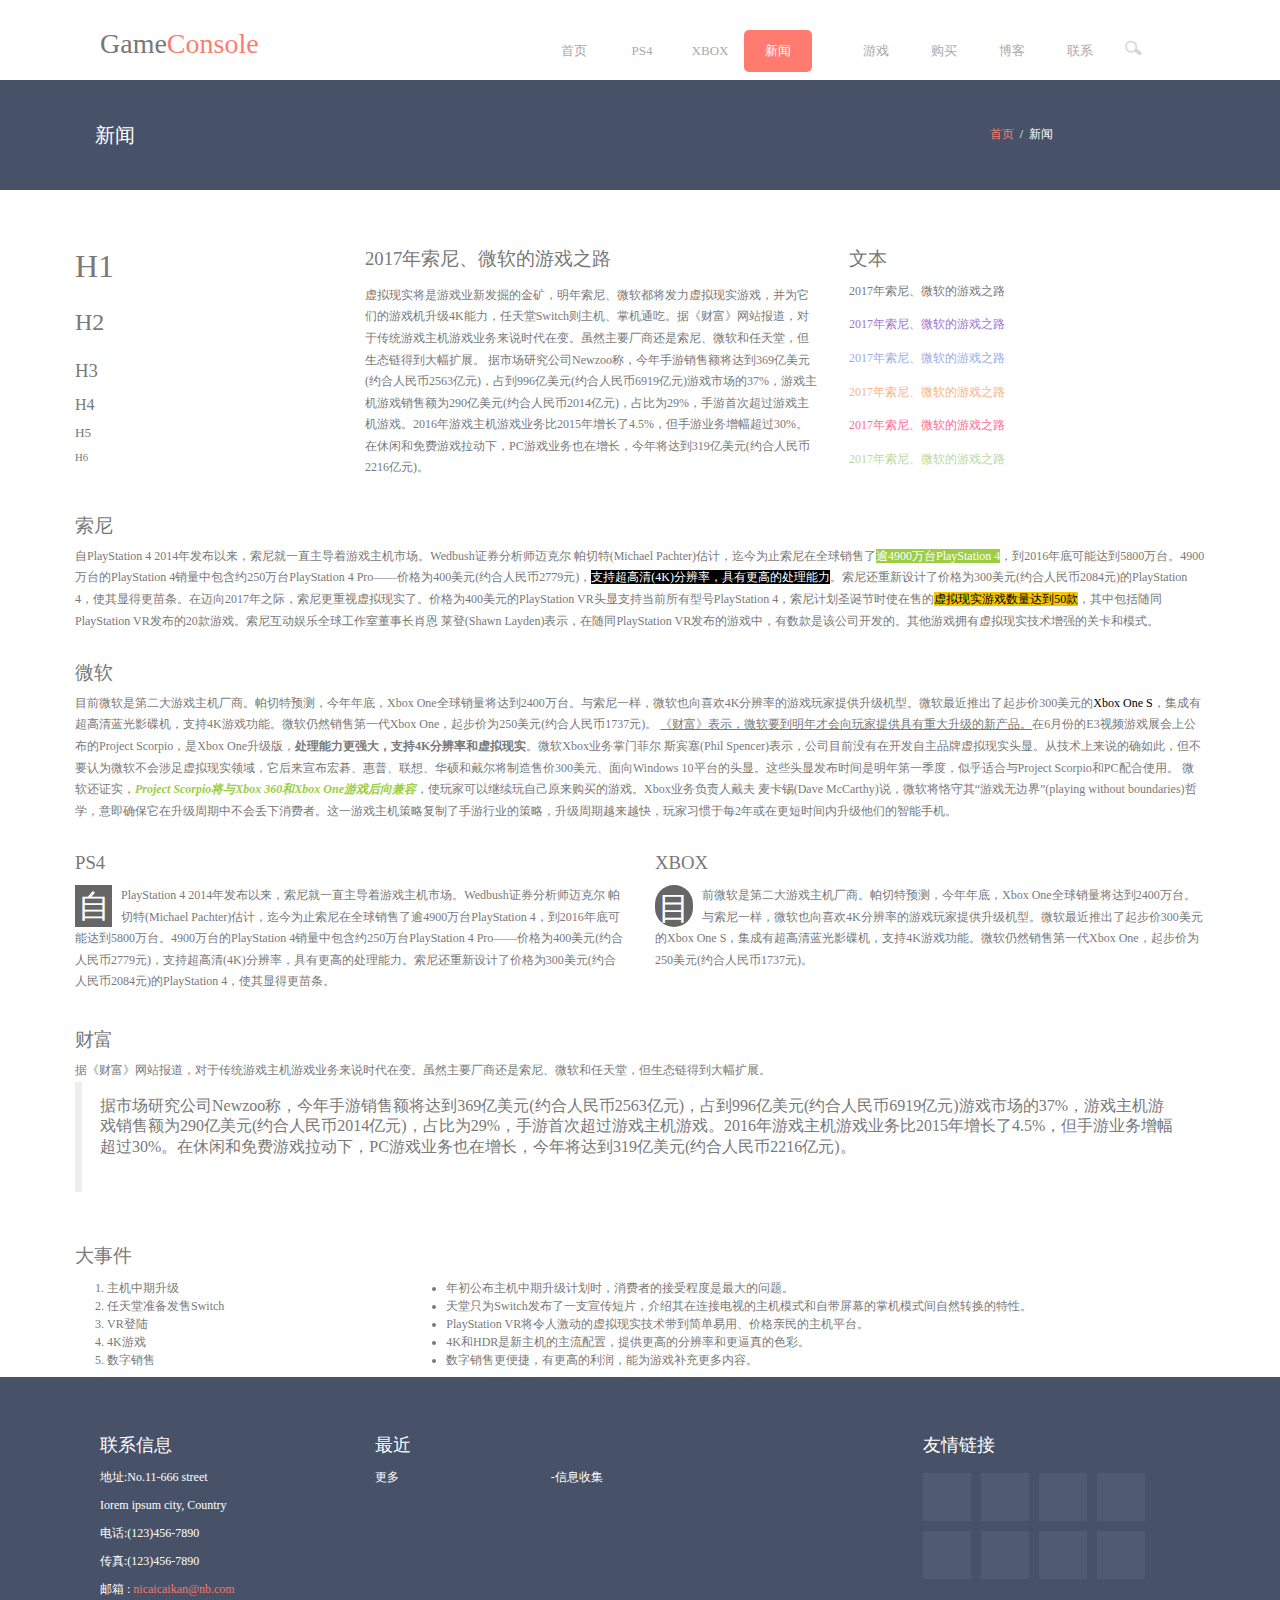
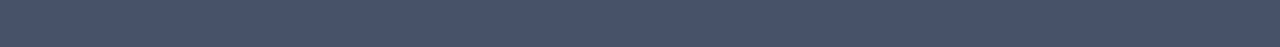
<file: feature.html>
<!DOCTYPE HTML PUBLIC "-//W3C//DTD HTML 4.01//EN" "http://www.w3.org/TR/html4/strict.dtd">
<html>
	<head>
		<meta charset="utf-8" />
		<meta name="keywords" content="杭州瑞栎网络科技股份有限公司"/>
        <meta name="description" content="杭州瑞栎网络科技有限公司成立于2015年是一家专注于专业市场电子商务公司
        杭州瑞栎网络科技有限公司成立于2015年， 公司主要经营教育软件 多媒体技术 游戏软件 计算机数据处理技术 计算机系统集成 教育信息咨询，公司秉承与客户共赢理念，为企业提供高效、务实的互联网营销服务，在专业市场的电子商务建设领域具有独特优势和丰富经验。企业与未来智能商业之间架起一座桥梁，充分利用网络的先进技术，帮助专业市场创新管理模式、营销模式。全力打造现代化、国际化、电子化的专业市场贸易平台。在“诚实守信, 脚踏实地，充满激情，不断改进，提高效率, 瑞栎科技将通过不断改进产品质量及提高服务能力，为客户提供最适合需求和最富有前瞻性的优质产品与服务，搭建管理新模式，从而为客户创造最大的价值。"/>
		<link rel="stylesheet" href="./css/same.css" />
		<link rel="stylesheet" href="./css/feature.css" />

		<title>新闻 - 杭州瑞栎网络科技股份有限公司</title>
	</head>
	<body>
		<div class="top">
			<div class="title">Game<span class="red">Console<span></div>
			<ul>
				<li><a href="index.html">首页</a></li>
				<li ><a href="about.html">PS4</a></li>
				<li><a href="Service.html">XBOX</a></li>
				<li class="chosed" id="feature"><a style="color:white">新闻</a></li>
				<div class="contain" id="c1">
					<div>Typography</div>
					<div>Buttons</div>
				</div>
				<li style="margin-left:30px;"><a href="portfolio.html">游戏</a></li>
				<li><a href="price.html">购买</a></li>
				<li><a href="blog.html">博客</a></li>
				<li><a href="top-search.html">联系</a></li>
			</ul>
			<a class="btn"><img src="./image/icon.png"></a>
		</div>
		<div class="bar">
			<div class="main" style="position:relative;">
				<span>新闻</span>
				<ul class="btn">
					<li class="red"><a>首页</a></li><li class="xie">/</li>
					<li style="color:white;"> <a>新闻</a></li>
				</ul>
			</div>
		</div>
		<div class="main">
			
			<div class="w1130 con1">
				<div class="left">
					<h1>H1</h1>
					<h2>H2</h2>
					<h3>H3</h3>
					<h4>H4</h4>
					<h5>H5</h5>
					<h6>H6</h6>
				</div>
				<div class="center">
					<h3>2017年索尼、微软的游戏之路</h3>
					<p>虚拟现实将是游戏业新发掘的金矿，明年索尼、微软都将发力虚拟现实游戏，并为它们的游戏机升级4K能力，任天堂Switch则主机、掌机通吃。据《财富》网站报道，对于传统游戏主机游戏业务来说时代在变。虽然主要厂商还是索尼、微软和任天堂，但生态链得到大幅扩展。

据市场研究公司Newzoo称，今年手游销售额将达到369亿美元(约合人民币2563亿元)，占到996亿美元(约合人民币6919亿元)游戏市场的37%，游戏主机游戏销售额为290亿美元(约合人民币2014亿元)，占比为29%，手游首次超过游戏主机游戏。2016年游戏主机游戏业务比2015年增长了4.5%，但手游业务增幅超过30%。在休闲和免费游戏拉动下，PC游戏业务也在增长，今年将达到319亿美元(约合人民币2216亿元)。</p>
				</div>
				<div class="right">
					<h3>文本</h3>
					<p>2017年索尼、微软的游戏之路</p>
					<p class="purper">2017年索尼、微软的游戏之路</p>
					<p class="blue">2017年索尼、微软的游戏之路</p>
					<p class="yellow">2017年索尼、微软的游戏之路</p>
					<p class="red1">2017年索尼、微软的游戏之路</p>
					<p class="green">2017年索尼、微软的游戏之路</p>
				</div>
			</div>
			<div class="w1130 con2">
				<h3>索尼</h3>
				<p>
				自PlayStation 4 2014年发布以来，索尼就一直主导着游戏主机市场。Wedbush证券分析师迈克尔 帕切特(Michael Pachter)估计，迄今为止索尼在全球销售了<span class="bgreen">逾4900万台PlayStation 4</span>，到2016年底可能达到5800万台。4900万台的PlayStation 4销量中包含约250万台PlayStation 4 Pro——价格为400美元(约合人民币2779元)，<span class="bblack">支持超高清(4K)分辨率，具有更高的处理能力</span>。索尼还重新设计了价格为300美元(约合人民币2084元)的PlayStation 4，使其显得更苗条。在迈向2017年之际，索尼更重视虚拟现实了。价格为400美元的PlayStation VR头显支持当前所有型号PlayStation 4，索尼计划圣诞节时使在售的<span class="byellow">虚拟现实游戏数量达到50款</span>，其中包括随同PlayStation VR发布的20款游戏。索尼互动娱乐全球工作室董事长肖恩 莱登(Shawn Layden)表示，在随同PlayStation VR发布的游戏中，有数款是该公司开发的。其他游戏拥有虚拟现实技术增强的关卡和模式。
				</p>
			</div>
			<div class="w1130 con2">
				<h3>微软</h3>
				<p>目前微软是第二大游戏主机厂商。帕切特预测，今年年底，Xbox One全球销量将达到2400万台。与索尼一样，微软也向喜欢4K分辨率的游戏玩家提供升级机型。微软最近推出了起步价300美元的<a href="" style="color:black">Xbox One S</a>，集成有超高清蓝光影碟机，支持4K游戏功能。微软仍然销售第一代Xbox One，起步价为250美元(约合人民币1737元)。
<span style="text-decoration:underline;">《财富》表示，微软要到明年才会向玩家提供具有重大升级的新产品。</span>在6月份的E3视频游戏展会上公布的Project Scorpio，是Xbox One升级版，<span style="font-weight:bold;">处理能力更强大，支持4K分辨率和虚拟现实</span>。微软Xbox业务掌门菲尔 斯宾塞(Phil Spencer)表示，公司目前没有在开发自主品牌虚拟现实头显。从技术上来说的确如此，但不要认为微软不会涉足虚拟现实领域，它后来宣布宏碁、惠普、联想、华硕和戴尔将制造售价300美元、面向Windows 10平台的头显。这些头显发布时间是明年第一季度，似乎适合与Project Scorpio和PC配合使用。
微软还证实，<i style="color:rgb(156, 206, 68);font-weight:bold;">Project Scorpio将与Xbox 360和Xbox One游戏后向兼容</i>，使玩家可以继续玩自己原来购买的游戏。Xbox业务负责人戴夫 麦卡锡(Dave McCarthy)说，微软将恪守其“游戏无边界”(playing without boundaries)哲学，意即确保它在升级周期中不会丢下消费者。这一游戏主机策略复制了手游行业的策略，升级周期越来越快，玩家习惯于每2年或在更短时间内升级他们的智能手机。</p>
			</div>
			<div class="w1130 con3">
				<div class="left">
					<h3 >PS4</h3>
					<p><span style="font-size:32px">自</span>PlayStation 4 2014年发布以来，索尼就一直主导着游戏主机市场。Wedbush证券分析师迈克尔 帕切特(Michael Pachter)估计，迄今为止索尼在全球销售了逾4900万台PlayStation 4，到2016年底可能达到5800万台。4900万台的PlayStation 4销量中包含约250万台PlayStation 4 Pro——价格为400美元(约合人民币2779元)，支持超高清(4K)分辨率，具有更高的处理能力。索尼还重新设计了价格为300美元(约合人民币2084元)的PlayStation 4，使其显得更苗条。</p>
				</div>
				<div class="right">
					<h3>XBOX</h3>
					<p><span>目</span>前微软是第二大游戏主机厂商。帕切特预测，今年年底，Xbox One全球销量将达到2400万台。与索尼一样，微软也向喜欢4K分辨率的游戏玩家提供升级机型。微软最近推出了起步价300美元的Xbox One S，集成有超高清蓝光影碟机，支持4K游戏功能。微软仍然销售第一代Xbox One，起步价为250美元(约合人民币1737元)。</p>
				</div>
			</div>
			<div class="w1130 con4">
				<h3>财富</h3>
				<p>据《财富》网站报道，对于传统游戏主机游戏业务来说时代在变。虽然主要厂商还是索尼、微软和任天堂，但生态链得到大幅扩展。</p>
				<div class="f16"><span></span>
				<p>据市场研究公司Newzoo称，今年手游销售额将达到369亿美元(约合人民币2563亿元)，占到996亿美元(约合人民币6919亿元)游戏市场的37%，游戏主机游戏销售额为290亿美元(约合人民币2014亿元)，占比为29%，手游首次超过游戏主机游戏。2016年游戏主机游戏业务比2015年增长了4.5%，但手游业务增幅超过30%。在休闲和免费游戏拉动下，PC游戏业务也在增长，今年将达到319亿美元(约合人民币2216亿元)。</p>
				</div>
			</div>
			<div class="w1130 con2 con5">
				<h3>大事件</h3>
				<div>
					<ul class="order">
						<li>主机中期升级</li>
						<li>任天堂准备发售Switch</li>
						<li>VR登陆</li>
						<li>4K游戏</li>
						<li>数字销售</li>
						
					</ul>
					<ul class="disorder">
						<li>年初公布主机中期升级计划时，消费者的接受程度是最大的问题。</li>
						<li>天堂只为Switch发布了一支宣传短片，介绍其在连接电视的主机模式和自带屏幕的掌机模式间自然转换的特性。</li>
						<li>PlayStation VR将令人激动的虚拟现实技术带到简单易用、价格亲民的主机平台。</li>
						<li>4K和HDR是新主机的主流配置，提供更高的分辨率和更逼真的色彩。</li>
						<li>数字销售更便捷，有更高的利润，能为游戏补充更多内容。</li>
					</ul>
				</div>
			</div>
			<!-- <div class="w1130 con3">
				<div class="left">
					<h4>Half Grid</h4>
					<p>Lorem ipsum dolor sit amet,consectetur adipiscing elit.Curabitur bibendum ornare dolor,quis ullamcorper ligula sodales at.Nulla tellus elit,varius non commodo eget,mattis vel eros.In sed ornare nulla.Nullam quis risus eget urna mollis ornare vel eu leo.Cum sociis natoque penatibus et magnis dis parturient montes,nascetur ridiculus mus.Nullam id dolor id nibh ultricies cehicula ultricies vehicula ut.</p>
				</div>
				<div class="right">
					<h4>Half Grid</h4>
					<p>Lorem ipsum dolor sit amet,consectetur adipiscing elit.Curabitur bibendum ornare dolor,quis ullamcorper ligula sodales at.Nulla tellus elit,varius non commodo eget,mattis vel eros.In sed ornare nulla.Nullam quis risus eget urna mollis ornare vel eu leo.Cum sociis natoque penatibus et magnis dis parturient montes,nascetur ridiculus mus.Nullam id dolor id nibh ultricies vehicula ultricies vehicula ut.</p>
				</div>
			</div>
			<div class="w1130 con6">
				<div>
					<h4>One Third Grid</h4>
					<p>Lorem ipsum dolor sit amet,consectetur adipiscing elit.Curabitur bibendum ornare dolor,quis ullamcorper ligula sodales at.Nulla tellus elit,varius non commodo eget,mattis vel eros.In sed ornare nulla.Nullam quis risus eget urna mollis ornare.</p>
				</div>
				<div class="mLeft15">
					<h4>One Third Grid</h4>
					<p>Lorem ipsum dolor sit amet,consectetur adipiscing elit.Curabitur bibendum ornare dolor,quis ullamcorper ligula sodales at.Nulla tellus elit,varius non commodo eget,mattis vel eros.In sed ornare nulla.Nullam quis risus eget urna mollis ornare.</p>
				</div>
				<div class="mLeft15">
					<h4>One Third Grid</h4>
					<p>Lorem ipsum dolor sit amet,consectetur adipiscing elit.Curabitur bibendum ornare dolor,quis ullamcorper ligula sodales at.Nulla tellus elit,varius non commodo eget,mattis vel eros.In sed ornare nulla.Nullam quis risus eget urna mollis ornare.</p>
				</div>
			</div>
			<div class="w1130 con7">
				<div>
					<h4>One Fourth Grid</h4>
					<p>Lorem ipsum dolor sit amet,consectetur adipiscing elit.Curabitur bibendum ornare dolor,quis ullamcorper ligula sodales at.Nulla tellus elit,varius non commodo eget.</p>
				</div>
				<div class="mLeft15">
					<h4>One Fourth Grid</h4>
					<p>Lorem ipsum dolor sit amet,consectetur adipiscing elit.Curabitur bibendum ornare dolor,quis ullamcorper ligula sodales at.Nulla tellus elit,varius non commodo eget.</p>
				</div>
				<div class="mLeft15">
					<h4>One Fourth Grid</h4>
					<p>Lorem ipsum dolor sit amet,consectetur adipiscing elit.Curabitur bibendum ornare dolor,quis ullamcorper ligula sodales at.Nulla tellus elit,varius non commodo eget.</p>
				</div>
				<div class="mLeft15">
					<h4>One Fourth Grid</h4>
					<p>Lorem ipsum dolor sit amet,consectetur adipiscing elit.Curabitur bibendum ornare dolor,quis ullamcorper ligula sodales at.Nulla tellus elit,varius non commodo eget.</p>
				</div>
			</div> -->
		</div>
		<div class="foot">
		<div class="main">

			<div class="f_left">
				<p class="title">联系信息</p>
				<ul class="contact">
					<li>地址:No.11-666 street</li>
					<li>Iorem ipsum city, Country</li>
					<li>电话:(123)456-7890</li>
					<li>传真:(123)456-7890</li>
					<li>邮箱 : <span>nicaicaikan@nb.com</span></li>
				</ul>
				<div class="clear"></div>
			</div>
			<div class="f_middle">
				<p class="title">最近</p>
				<span class="more_l">更多</span>
				<span class="more_r">-信息收集</span>
			</div>
			<div class="f_right">
				<p class="title">友情链接</p>
				<ul class="stay">
					<li></li>
					<li></li>
					<li></li>
					<li></li>
				</ul>
				<ul class="stay">
					<li></li>
					<li></li>
					<li></li>
					<li></li>
				</ul>
			</div>
		</div>		
		</div>			
	</body>
</html>
</file>
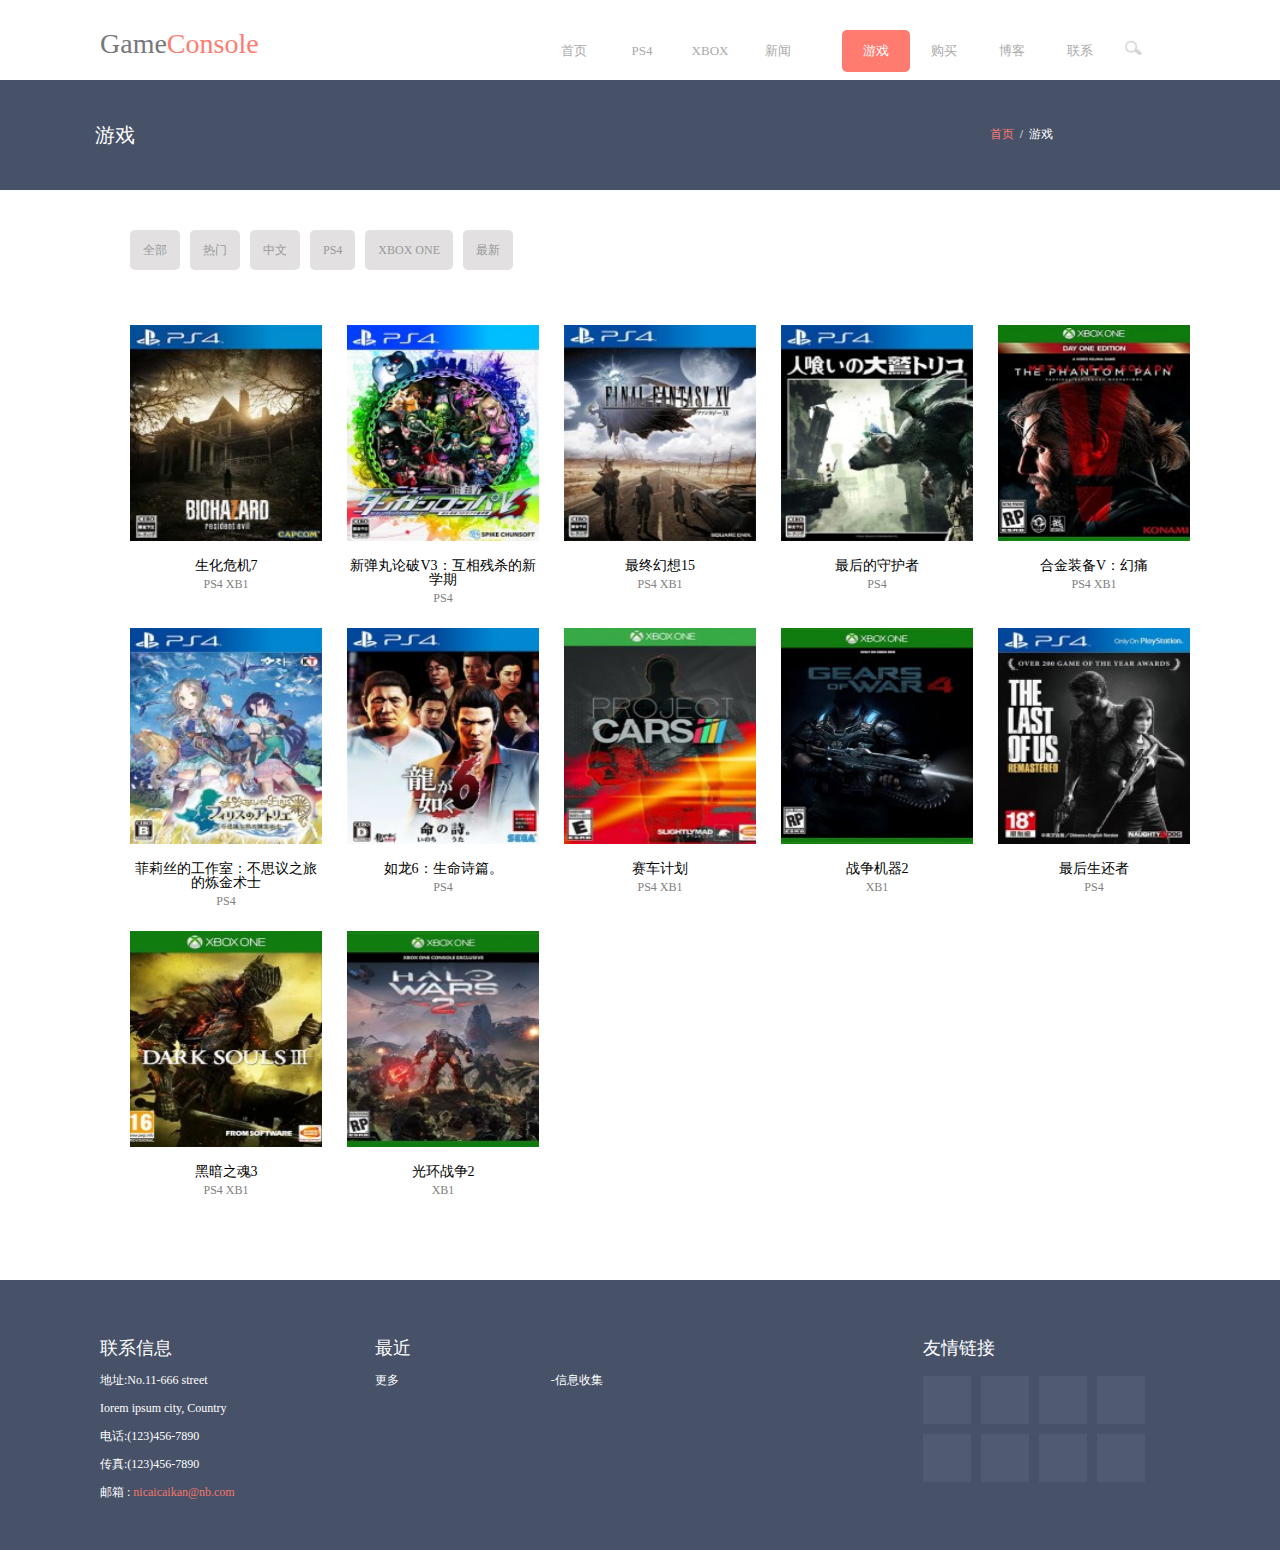
<file: games.html>
<!DOCTYPE HTML PUBLIC "-//W3C//DTD HTML 4.01//EN" "http://www.w3.org/TR/html4/strict.dtd">
<html>
	<head>
		<meta charset="utf-8" />
		<meta name="keywords" content="杭州瑞栎网络科技股份有限公司"/>
        <meta name="description" content="杭州瑞栎网络科技有限公司成立于2015年是一家专注于专业市场电子商务公司
        杭州瑞栎网络科技有限公司成立于2015年， 公司主要经营教育软件 多媒体技术 游戏软件 计算机数据处理技术 计算机系统集成 教育信息咨询，公司秉承与客户共赢理念，为企业提供高效、务实的互联网营销服务，在专业市场的电子商务建设领域具有独特优势和丰富经验。企业与未来智能商业之间架起一座桥梁，充分利用网络的先进技术，帮助专业市场创新管理模式、营销模式。全力打造现代化、国际化、电子化的专业市场贸易平台。在“诚实守信, 脚踏实地，充满激情，不断改进，提高效率, 瑞栎科技将通过不断改进产品质量及提高服务能力，为客户提供最适合需求和最富有前瞻性的优质产品与服务，搭建管理新模式，从而为客户创造最大的价值。"/>
		<link rel="stylesheet" href="./css/same.css" />
		<link rel="stylesheet" href="./css/portfolio.css" />

		<title>游戏 - 杭州瑞栎网络科技股份有限公司</title>
	</head>
	<body>
		<div class="top">
			<div class="title">Game<span class="red">Console<span></div>
			<ul>
				<li><a href="index.html">首页</a></li>
				<li><a href="ps4.html">PS4</a></li>
				<li><a href="xbox.html">XBOX</a></li>
				<li id="feature"><a href="news.html">新闻</a></li>
				<div class="contain" id="c1">
					<div>Typography</div>
					<div>Buttons</div>
				</div>
				<li class="chosed" style="margin-left:30px;"><a style="color:white">游戏</a></li>
				<li><a href="price.html">购买</a></li>
				<li><a href="blog.html">博客</a></li>
				<li><a href="contact.html">联系</a></li>
			</ul>
			<a class="btn"><img src="./image/icon.png"></a>
		</div>
		<div class="bar">
			<div class="main" style="position:relative;">
				<span>游戏</span>
				<ul class="btn">
					<li class="red"><a>首页</a></li><li class="xie">/</li>
					<li style="color:white;"> <a>游戏</a></li>
				</ul>
			</div>
		</div>
		<div class="main">
			<div class="content">
				<ul class="bar1">
					<li id="all">全部</li>
					<li id="hot">热门</li>
					<li id="chinese">中文</li>
					<li id="ps4">PS4</li>
					<li id="xb1">XBOX ONE</li>
					<li id="new">最新</li>
				</ul>
				<div class="con">
					<ul id="picture">

					</ul>
				</div>
			</div>
		</div>
		<div class="foot">
		<div class="main">

			<div class="f_left">
				<p class="title">联系信息</p>
				<ul class="contact">
					<li>地址:No.11-666 street</li>
					<li>Iorem ipsum city, Country</li>
					<li>电话:(123)456-7890</li>
					<li>传真:(123)456-7890</li>
					<li>邮箱 : <span>nicaicaikan@nb.com</span></li>
				</ul>
				<div class="clear"></div>
			</div>
			<div class="f_middle">
				<p class="title">最近</p>
				<span class="more_l">更多</span>
				<span class="more_r">-信息收集</span>
			</div>
			<div class="f_right">
				<p class="title">友情链接</p>
				<ul class="stay">
					<li></li>
					<li></li>
					<li></li>
					<li></li>
				</ul>
				<ul class="stay">
					<li></li>
					<li></li>
					<li></li>
					<li></li>
				</ul>
			</div>
		</div>		
		</div><script src="./js/portfolio.js"></script>				
	</body>
</html>
</file>
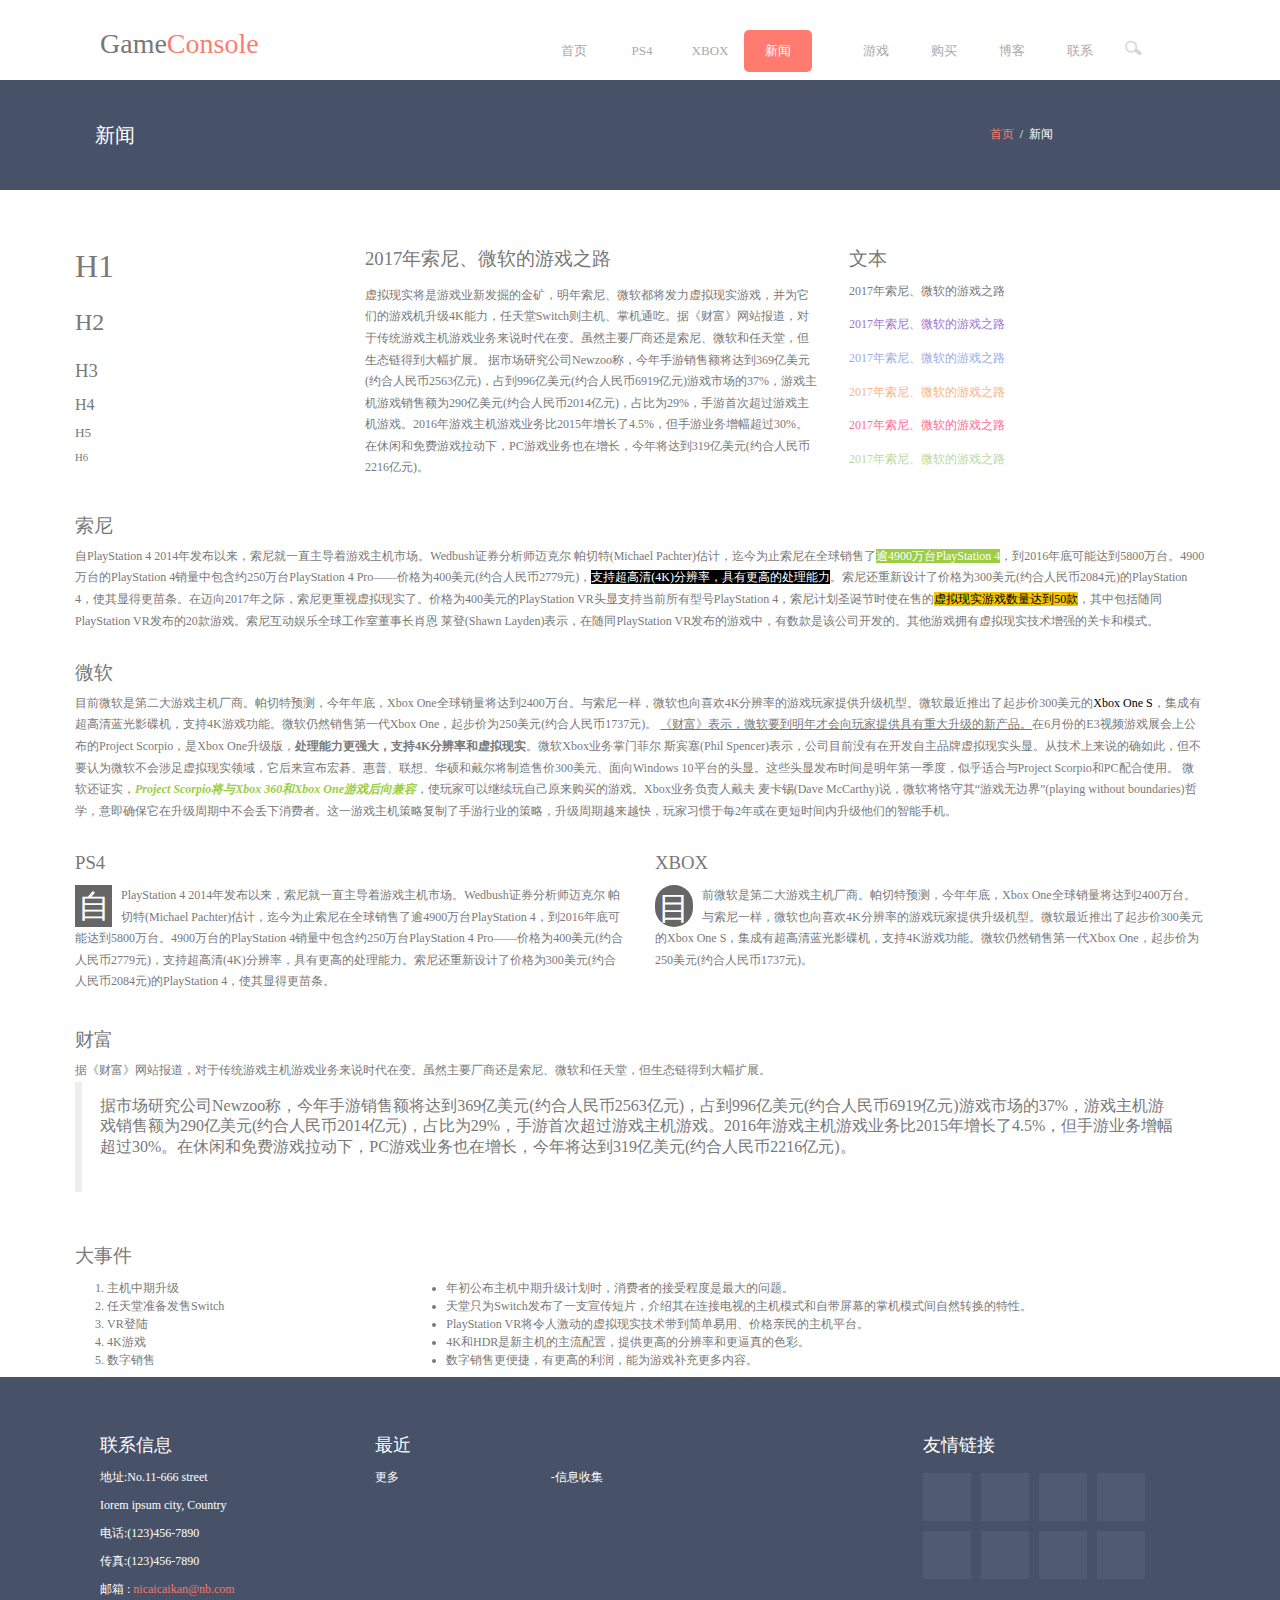
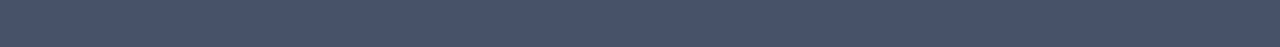
<file: news.html>
<!DOCTYPE HTML PUBLIC "-//W3C//DTD HTML 4.01//EN" "http://www.w3.org/TR/html4/strict.dtd">
<html>
	<head>
		<meta charset="utf-8" />
		<meta name="keywords" content="杭州瑞栎网络科技股份有限公司"/>
        <meta name="description" content="杭州瑞栎网络科技有限公司成立于2015年是一家专注于专业市场电子商务公司
        杭州瑞栎网络科技有限公司成立于2015年， 公司主要经营教育软件 多媒体技术 游戏软件 计算机数据处理技术 计算机系统集成 教育信息咨询，公司秉承与客户共赢理念，为企业提供高效、务实的互联网营销服务，在专业市场的电子商务建设领域具有独特优势和丰富经验。企业与未来智能商业之间架起一座桥梁，充分利用网络的先进技术，帮助专业市场创新管理模式、营销模式。全力打造现代化、国际化、电子化的专业市场贸易平台。在“诚实守信, 脚踏实地，充满激情，不断改进，提高效率, 瑞栎科技将通过不断改进产品质量及提高服务能力，为客户提供最适合需求和最富有前瞻性的优质产品与服务，搭建管理新模式，从而为客户创造最大的价值。"/>
		<link rel="stylesheet" href="./css/same.css" />
		<link rel="stylesheet" href="./css/feature.css" />

		<title>新闻 - 杭州瑞栎网络科技股份有限公司</title>
	</head>
	<body>
		<div class="top">
			<div class="title">Game<span class="red">Console<span></div>
			<ul>
				<li><a href="index.html">首页</a></li>
				<li ><a href="ps4.html">PS4</a></li>
				<li><a href="xbox.html">XBOX</a></li>
				<li class="chosed" id="feature"><a style="color:white">新闻</a></li>
				<div class="contain" id="c1">
					<div>Typography</div>
					<div>Buttons</div>
				</div>
				<li style="margin-left:30px;"><a href="games.html">游戏</a></li>
				<li><a href="price.html">购买</a></li>
				<li><a href="blog.html">博客</a></li>
				<li><a href="contact.html">联系</a></li>
			</ul>
			<a class="btn"><img src="./image/icon.png"></a>
		</div>
		<div class="bar">
			<div class="main" style="position:relative;">
				<span>新闻</span>
				<ul class="btn">
					<li class="red"><a>首页</a></li><li class="xie">/</li>
					<li style="color:white;"> <a>新闻</a></li>
				</ul>
			</div>
		</div>
		<div class="main">
			
			<div class="w1130 con1">
				<div class="left">
					<h1>H1</h1>
					<h2>H2</h2>
					<h3>H3</h3>
					<h4>H4</h4>
					<h5>H5</h5>
					<h6>H6</h6>
				</div>
				<div class="center">
					<h3>2017年索尼、微软的游戏之路</h3>
					<p>虚拟现实将是游戏业新发掘的金矿，明年索尼、微软都将发力虚拟现实游戏，并为它们的游戏机升级4K能力，任天堂Switch则主机、掌机通吃。据《财富》网站报道，对于传统游戏主机游戏业务来说时代在变。虽然主要厂商还是索尼、微软和任天堂，但生态链得到大幅扩展。

据市场研究公司Newzoo称，今年手游销售额将达到369亿美元(约合人民币2563亿元)，占到996亿美元(约合人民币6919亿元)游戏市场的37%，游戏主机游戏销售额为290亿美元(约合人民币2014亿元)，占比为29%，手游首次超过游戏主机游戏。2016年游戏主机游戏业务比2015年增长了4.5%，但手游业务增幅超过30%。在休闲和免费游戏拉动下，PC游戏业务也在增长，今年将达到319亿美元(约合人民币2216亿元)。</p>
				</div>
				<div class="right">
					<h3>文本</h3>
					<p>2017年索尼、微软的游戏之路</p>
					<p class="purper">2017年索尼、微软的游戏之路</p>
					<p class="blue">2017年索尼、微软的游戏之路</p>
					<p class="yellow">2017年索尼、微软的游戏之路</p>
					<p class="red1">2017年索尼、微软的游戏之路</p>
					<p class="green">2017年索尼、微软的游戏之路</p>
				</div>
			</div>
			<div class="w1130 con2">
				<h3>索尼</h3>
				<p>
				自PlayStation 4 2014年发布以来，索尼就一直主导着游戏主机市场。Wedbush证券分析师迈克尔 帕切特(Michael Pachter)估计，迄今为止索尼在全球销售了<span class="bgreen">逾4900万台PlayStation 4</span>，到2016年底可能达到5800万台。4900万台的PlayStation 4销量中包含约250万台PlayStation 4 Pro——价格为400美元(约合人民币2779元)，<span class="bblack">支持超高清(4K)分辨率，具有更高的处理能力</span>。索尼还重新设计了价格为300美元(约合人民币2084元)的PlayStation 4，使其显得更苗条。在迈向2017年之际，索尼更重视虚拟现实了。价格为400美元的PlayStation VR头显支持当前所有型号PlayStation 4，索尼计划圣诞节时使在售的<span class="byellow">虚拟现实游戏数量达到50款</span>，其中包括随同PlayStation VR发布的20款游戏。索尼互动娱乐全球工作室董事长肖恩 莱登(Shawn Layden)表示，在随同PlayStation VR发布的游戏中，有数款是该公司开发的。其他游戏拥有虚拟现实技术增强的关卡和模式。
				</p>
			</div>
			<div class="w1130 con2">
				<h3>微软</h3>
				<p>目前微软是第二大游戏主机厂商。帕切特预测，今年年底，Xbox One全球销量将达到2400万台。与索尼一样，微软也向喜欢4K分辨率的游戏玩家提供升级机型。微软最近推出了起步价300美元的<a href="" style="color:black">Xbox One S</a>，集成有超高清蓝光影碟机，支持4K游戏功能。微软仍然销售第一代Xbox One，起步价为250美元(约合人民币1737元)。
<span style="text-decoration:underline;">《财富》表示，微软要到明年才会向玩家提供具有重大升级的新产品。</span>在6月份的E3视频游戏展会上公布的Project Scorpio，是Xbox One升级版，<span style="font-weight:bold;">处理能力更强大，支持4K分辨率和虚拟现实</span>。微软Xbox业务掌门菲尔 斯宾塞(Phil Spencer)表示，公司目前没有在开发自主品牌虚拟现实头显。从技术上来说的确如此，但不要认为微软不会涉足虚拟现实领域，它后来宣布宏碁、惠普、联想、华硕和戴尔将制造售价300美元、面向Windows 10平台的头显。这些头显发布时间是明年第一季度，似乎适合与Project Scorpio和PC配合使用。
微软还证实，<i style="color:rgb(156, 206, 68);font-weight:bold;">Project Scorpio将与Xbox 360和Xbox One游戏后向兼容</i>，使玩家可以继续玩自己原来购买的游戏。Xbox业务负责人戴夫 麦卡锡(Dave McCarthy)说，微软将恪守其“游戏无边界”(playing without boundaries)哲学，意即确保它在升级周期中不会丢下消费者。这一游戏主机策略复制了手游行业的策略，升级周期越来越快，玩家习惯于每2年或在更短时间内升级他们的智能手机。</p>
			</div>
			<div class="w1130 con3">
				<div class="left">
					<h3 >PS4</h3>
					<p><span style="font-size:32px">自</span>PlayStation 4 2014年发布以来，索尼就一直主导着游戏主机市场。Wedbush证券分析师迈克尔 帕切特(Michael Pachter)估计，迄今为止索尼在全球销售了逾4900万台PlayStation 4，到2016年底可能达到5800万台。4900万台的PlayStation 4销量中包含约250万台PlayStation 4 Pro——价格为400美元(约合人民币2779元)，支持超高清(4K)分辨率，具有更高的处理能力。索尼还重新设计了价格为300美元(约合人民币2084元)的PlayStation 4，使其显得更苗条。</p>
				</div>
				<div class="right">
					<h3>XBOX</h3>
					<p><span>目</span>前微软是第二大游戏主机厂商。帕切特预测，今年年底，Xbox One全球销量将达到2400万台。与索尼一样，微软也向喜欢4K分辨率的游戏玩家提供升级机型。微软最近推出了起步价300美元的Xbox One S，集成有超高清蓝光影碟机，支持4K游戏功能。微软仍然销售第一代Xbox One，起步价为250美元(约合人民币1737元)。</p>
				</div>
			</div>
			<div class="w1130 con4">
				<h3>财富</h3>
				<p>据《财富》网站报道，对于传统游戏主机游戏业务来说时代在变。虽然主要厂商还是索尼、微软和任天堂，但生态链得到大幅扩展。</p>
				<div class="f16"><span></span>
				<p>据市场研究公司Newzoo称，今年手游销售额将达到369亿美元(约合人民币2563亿元)，占到996亿美元(约合人民币6919亿元)游戏市场的37%，游戏主机游戏销售额为290亿美元(约合人民币2014亿元)，占比为29%，手游首次超过游戏主机游戏。2016年游戏主机游戏业务比2015年增长了4.5%，但手游业务增幅超过30%。在休闲和免费游戏拉动下，PC游戏业务也在增长，今年将达到319亿美元(约合人民币2216亿元)。</p>
				</div>
			</div>
			<div class="w1130 con2 con5">
				<h3>大事件</h3>
				<div>
					<ul class="order">
						<li>主机中期升级</li>
						<li>任天堂准备发售Switch</li>
						<li>VR登陆</li>
						<li>4K游戏</li>
						<li>数字销售</li>
						
					</ul>
					<ul class="disorder">
						<li>年初公布主机中期升级计划时，消费者的接受程度是最大的问题。</li>
						<li>天堂只为Switch发布了一支宣传短片，介绍其在连接电视的主机模式和自带屏幕的掌机模式间自然转换的特性。</li>
						<li>PlayStation VR将令人激动的虚拟现实技术带到简单易用、价格亲民的主机平台。</li>
						<li>4K和HDR是新主机的主流配置，提供更高的分辨率和更逼真的色彩。</li>
						<li>数字销售更便捷，有更高的利润，能为游戏补充更多内容。</li>
					</ul>
				</div>
			</div>
			<!-- <div class="w1130 con3">
				<div class="left">
					<h4>Half Grid</h4>
					<p>Lorem ipsum dolor sit amet,consectetur adipiscing elit.Curabitur bibendum ornare dolor,quis ullamcorper ligula sodales at.Nulla tellus elit,varius non commodo eget,mattis vel eros.In sed ornare nulla.Nullam quis risus eget urna mollis ornare vel eu leo.Cum sociis natoque penatibus et magnis dis parturient montes,nascetur ridiculus mus.Nullam id dolor id nibh ultricies cehicula ultricies vehicula ut.</p>
				</div>
				<div class="right">
					<h4>Half Grid</h4>
					<p>Lorem ipsum dolor sit amet,consectetur adipiscing elit.Curabitur bibendum ornare dolor,quis ullamcorper ligula sodales at.Nulla tellus elit,varius non commodo eget,mattis vel eros.In sed ornare nulla.Nullam quis risus eget urna mollis ornare vel eu leo.Cum sociis natoque penatibus et magnis dis parturient montes,nascetur ridiculus mus.Nullam id dolor id nibh ultricies vehicula ultricies vehicula ut.</p>
				</div>
			</div>
			<div class="w1130 con6">
				<div>
					<h4>One Third Grid</h4>
					<p>Lorem ipsum dolor sit amet,consectetur adipiscing elit.Curabitur bibendum ornare dolor,quis ullamcorper ligula sodales at.Nulla tellus elit,varius non commodo eget,mattis vel eros.In sed ornare nulla.Nullam quis risus eget urna mollis ornare.</p>
				</div>
				<div class="mLeft15">
					<h4>One Third Grid</h4>
					<p>Lorem ipsum dolor sit amet,consectetur adipiscing elit.Curabitur bibendum ornare dolor,quis ullamcorper ligula sodales at.Nulla tellus elit,varius non commodo eget,mattis vel eros.In sed ornare nulla.Nullam quis risus eget urna mollis ornare.</p>
				</div>
				<div class="mLeft15">
					<h4>One Third Grid</h4>
					<p>Lorem ipsum dolor sit amet,consectetur adipiscing elit.Curabitur bibendum ornare dolor,quis ullamcorper ligula sodales at.Nulla tellus elit,varius non commodo eget,mattis vel eros.In sed ornare nulla.Nullam quis risus eget urna mollis ornare.</p>
				</div>
			</div>
			<div class="w1130 con7">
				<div>
					<h4>One Fourth Grid</h4>
					<p>Lorem ipsum dolor sit amet,consectetur adipiscing elit.Curabitur bibendum ornare dolor,quis ullamcorper ligula sodales at.Nulla tellus elit,varius non commodo eget.</p>
				</div>
				<div class="mLeft15">
					<h4>One Fourth Grid</h4>
					<p>Lorem ipsum dolor sit amet,consectetur adipiscing elit.Curabitur bibendum ornare dolor,quis ullamcorper ligula sodales at.Nulla tellus elit,varius non commodo eget.</p>
				</div>
				<div class="mLeft15">
					<h4>One Fourth Grid</h4>
					<p>Lorem ipsum dolor sit amet,consectetur adipiscing elit.Curabitur bibendum ornare dolor,quis ullamcorper ligula sodales at.Nulla tellus elit,varius non commodo eget.</p>
				</div>
				<div class="mLeft15">
					<h4>One Fourth Grid</h4>
					<p>Lorem ipsum dolor sit amet,consectetur adipiscing elit.Curabitur bibendum ornare dolor,quis ullamcorper ligula sodales at.Nulla tellus elit,varius non commodo eget.</p>
				</div>
			</div> -->
		</div>
		<div class="foot">
		<div class="main">

			<div class="f_left">
				<p class="title">联系信息</p>
				<ul class="contact">
					<li>地址:No.11-666 street</li>
					<li>Iorem ipsum city, Country</li>
					<li>电话:(123)456-7890</li>
					<li>传真:(123)456-7890</li>
					<li>邮箱 : <span>nicaicaikan@nb.com</span></li>
				</ul>
				<div class="clear"></div>
			</div>
			<div class="f_middle">
				<p class="title">最近</p>
				<span class="more_l">更多</span>
				<span class="more_r">-信息收集</span>
			</div>
			<div class="f_right">
				<p class="title">友情链接</p>
				<ul class="stay">
					<li></li>
					<li></li>
					<li></li>
					<li></li>
				</ul>
				<ul class="stay">
					<li></li>
					<li></li>
					<li></li>
					<li></li>
				</ul>
			</div>
		</div>		
		</div>			
	</body>
</html>
</file>
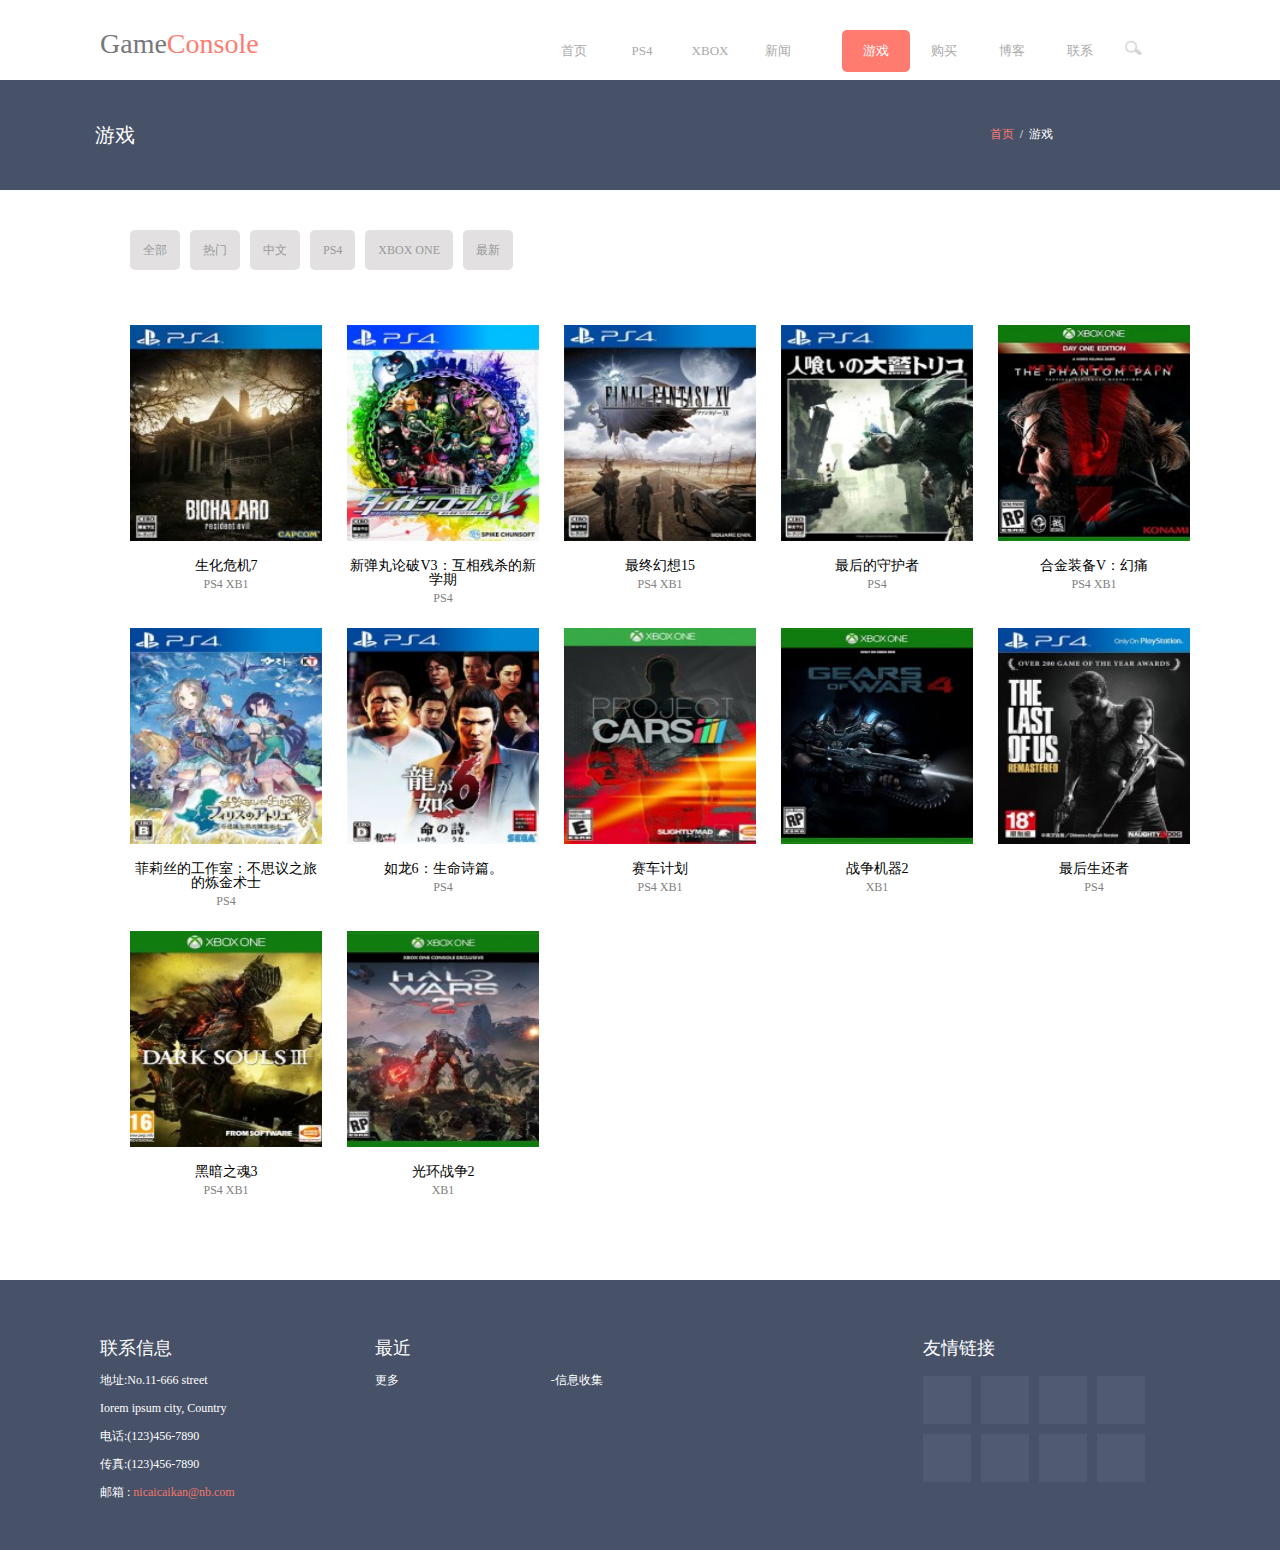
<file: portfolio.html>
<!DOCTYPE HTML PUBLIC "-//W3C//DTD HTML 4.01//EN" "http://www.w3.org/TR/html4/strict.dtd">
<html>
	<head>
		<meta charset="utf-8" />
		<meta name="keywords" content="杭州瑞栎网络科技股份有限公司"/>
        <meta name="description" content="杭州瑞栎网络科技有限公司成立于2015年是一家专注于专业市场电子商务公司
        杭州瑞栎网络科技有限公司成立于2015年， 公司主要经营教育软件 多媒体技术 游戏软件 计算机数据处理技术 计算机系统集成 教育信息咨询，公司秉承与客户共赢理念，为企业提供高效、务实的互联网营销服务，在专业市场的电子商务建设领域具有独特优势和丰富经验。企业与未来智能商业之间架起一座桥梁，充分利用网络的先进技术，帮助专业市场创新管理模式、营销模式。全力打造现代化、国际化、电子化的专业市场贸易平台。在“诚实守信, 脚踏实地，充满激情，不断改进，提高效率, 瑞栎科技将通过不断改进产品质量及提高服务能力，为客户提供最适合需求和最富有前瞻性的优质产品与服务，搭建管理新模式，从而为客户创造最大的价值。"/>
		<link rel="stylesheet" href="./css/same.css" />
		<link rel="stylesheet" href="./css/portfolio.css" />

		<title>游戏 - 杭州瑞栎网络科技股份有限公司</title>
	</head>
	<body>
		<div class="top">
			<div class="title">Game<span class="red">Console<span></div>
			<ul>
				<li><a href="index.html">首页</a></li>
				<li><a href="about.html">PS4</a></li>
				<li><a href="Service.html">XBOX</a></li>
				<li id="feature"><a href="feature.html">新闻</a></li>
				<div class="contain" id="c1">
					<div>Typography</div>
					<div>Buttons</div>
				</div>
				<li class="chosed" style="margin-left:30px;"><a style="color:white">游戏</a></li>
				<li><a href="price.html">购买</a></li>
				<li><a href="blog.html">博客</a></li>
				<li><a href="top-search.html">联系</a></li>
			</ul>
			<a class="btn"><img src="./image/icon.png"></a>
		</div>
		<div class="bar">
			<div class="main" style="position:relative;">
				<span>游戏</span>
				<ul class="btn">
					<li class="red"><a>首页</a></li><li class="xie">/</li>
					<li style="color:white;"> <a>游戏</a></li>
				</ul>
			</div>
		</div>
		<div class="main">
			<div class="content">
				<ul class="bar1">
					<li id="all">全部</li>
					<li id="hot">热门</li>
					<li id="chinese">中文</li>
					<li id="ps4">PS4</li>
					<li id="xb1">XBOX ONE</li>
					<li id="new">最新</li>
				</ul>
				<div class="con">
					<ul id="picture">

					</ul>
				</div>
			</div>
		</div>
		<div class="foot">
		<div class="main">

			<div class="f_left">
				<p class="title">联系信息</p>
				<ul class="contact">
					<li>地址:No.11-666 street</li>
					<li>Iorem ipsum city, Country</li>
					<li>电话:(123)456-7890</li>
					<li>传真:(123)456-7890</li>
					<li>邮箱 : <span>nicaicaikan@nb.com</span></li>
				</ul>
				<div class="clear"></div>
			</div>
			<div class="f_middle">
				<p class="title">最近</p>
				<span class="more_l">更多</span>
				<span class="more_r">-信息收集</span>
			</div>
			<div class="f_right">
				<p class="title">友情链接</p>
				<ul class="stay">
					<li></li>
					<li></li>
					<li></li>
					<li></li>
				</ul>
				<ul class="stay">
					<li></li>
					<li></li>
					<li></li>
					<li></li>
				</ul>
			</div>
		</div>		
		</div><script src="./js/portfolio.js"></script>				
	</body>
</html>
</file>
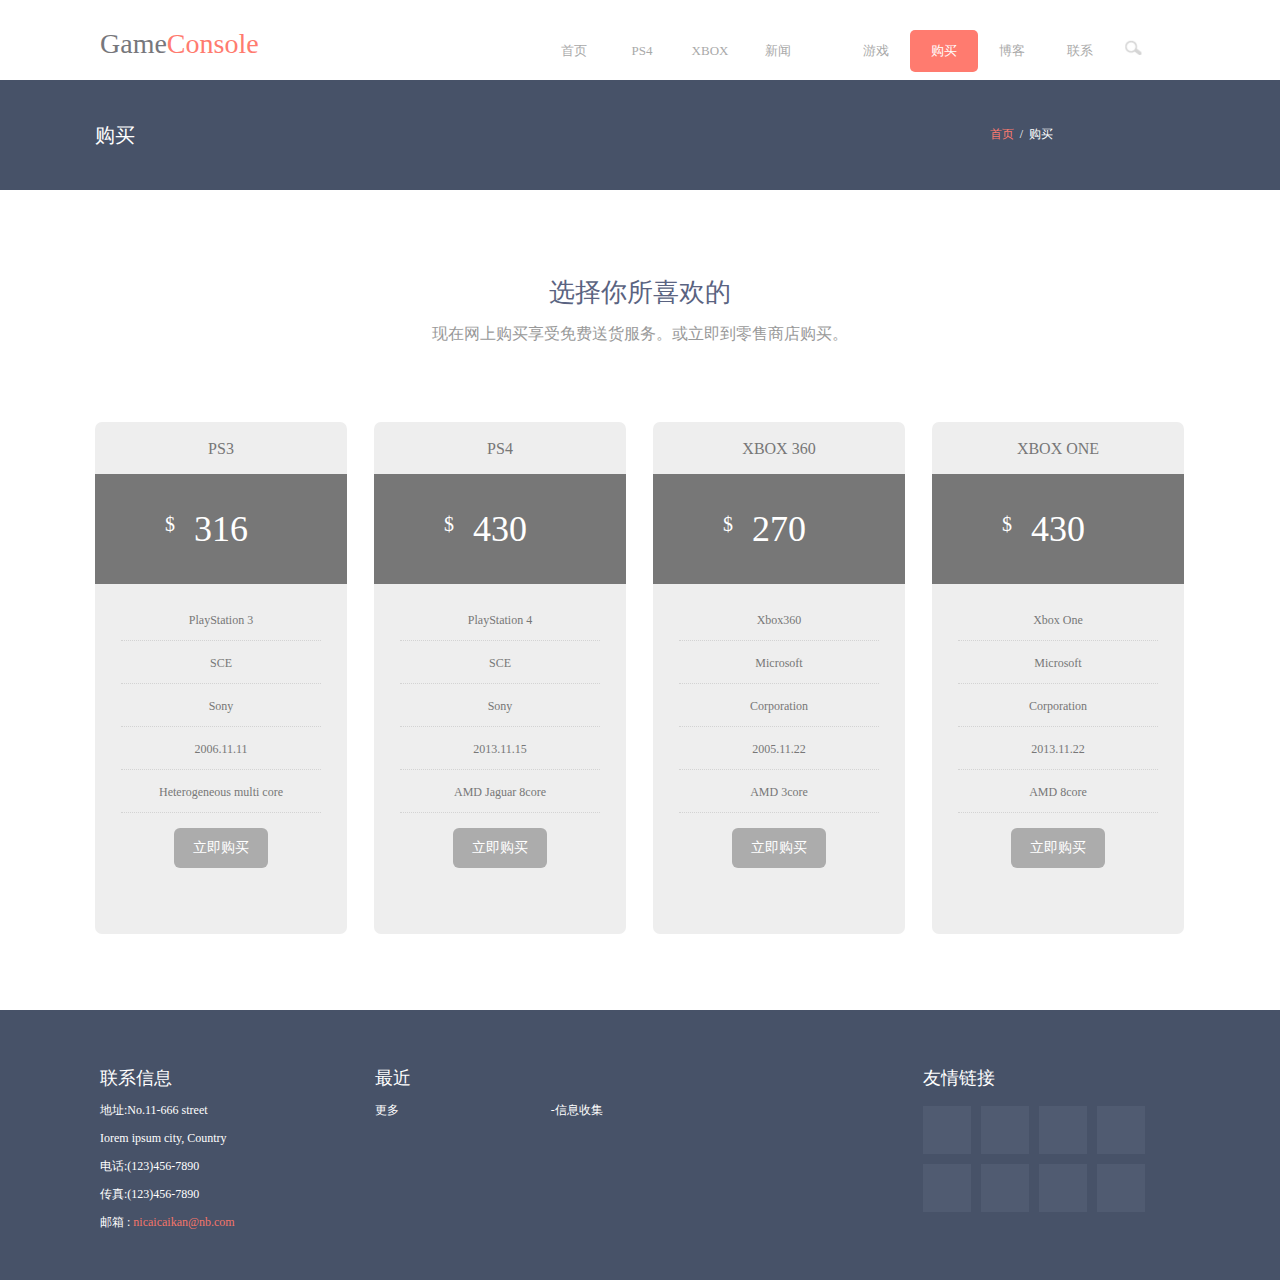
<file: price.html>
<!DOCTYPE HTML PUBLIC "-//W3C//DTD HTML 4.01//EN" "http://www.w3.org/TR/html4/strict.dtd">
<html>
	<head>
		<meta charset="utf-8" />
		<meta name="keywords" content="杭州瑞栎网络科技股份有限公司"/>
        <meta name="description" content="杭州瑞栎网络科技有限公司成立于2015年是一家专注于专业市场电子商务公司
        杭州瑞栎网络科技有限公司成立于2015年， 公司主要经营教育软件 多媒体技术 游戏软件 计算机数据处理技术 计算机系统集成 教育信息咨询，公司秉承与客户共赢理念，为企业提供高效、务实的互联网营销服务，在专业市场的电子商务建设领域具有独特优势和丰富经验。企业与未来智能商业之间架起一座桥梁，充分利用网络的先进技术，帮助专业市场创新管理模式、营销模式。全力打造现代化、国际化、电子化的专业市场贸易平台。在“诚实守信, 脚踏实地，充满激情，不断改进，提高效率, 瑞栎科技将通过不断改进产品质量及提高服务能力，为客户提供最适合需求和最富有前瞻性的优质产品与服务，搭建管理新模式，从而为客户创造最大的价值。"/>
		<link rel="stylesheet" href="./css/same.css" />
		<link rel="stylesheet" href="./css/price.css" />

		<title>购买 - 杭州瑞栎网络科技股份有限公司</title>
	</head>
	<body>
		<div class="top">
			<div class="title">Game<span class="red">Console<span></div>
			<ul>
				<li><a href="index.html">首页</a></li>
				<li><a href="ps4.html">PS4</a></li>
				<li><a href="xbox.html">XBOX</a></li>
				<li id="feature"><a href="news.html">新闻</a></li>
				<div class="contain" id="c1">
					<div>Typography</div>
					<div>Buttons</div>
				</div>
				<li style="margin-left:30px;"><a href="games.html">游戏</a></li>
				<li class="chosed"><a style="color:white">购买</a></li>
				<li><a href="blog.html">博客</a></li>
				<li><a href="contact.html">联系</a></li>
			</ul>
			<a class="btn"><img src="./image/icon.png"></a>
		</div>
		<div class="bar">
			<div class="main" style="position:relative;">
				<span>购买</span>
				<ul class="btn">
					<li class="red"><a>首页</a></li><li class="xie">/</li>
					<li style="color:white;"> <a>购买</a></li>
				</ul>
			</div>
		</div>
		<div class="main">
			<div class="content">
				<p class="title">选择你所喜欢的</p>
				<p class="stitle">现在网上购买享受免费送货服务。或立即到零售商店购买。</p>
				<div>
					<div class="div1 dLeft">
						<ul class="u1">
							<li class="l1">PS3</li>
							<li class="l2"><span class="dollar">$</span>316</li>
							<ul>
								<li>PlayStation 3</li>
								<li>SCE</li>
								<li>Sony</li>
								<li>2006.11.11</li>
								<li>Heterogeneous multi core</li>
							</ul>
							<li class="btn">立即购买</li>
						</ul>
					</div>
					<div class="div1 dLeft">
						<ul class="u1">
							<li class="l1">PS4</li>
							<li class="l2"><span class="dollar">$</span>430</li>
							<ul>
								<li>PlayStation 4</li>
								<li>SCE</li>
								<li>Sony</li>
								<li>2013.11.15</li>
								<li>AMD Jaguar 8core</li>
							</ul>
							<li class="btn">立即购买</li>
						</ul>
					</div>
					<div class="div1 dLeft">
						<ul class="u1">
							<li class="l1">XBOX 360</li>
							<li class="l2"><span class="dollar">$</span>270</li>
							<ul>
								<li>Xbox360</li>
								<li>Microsoft</li>
								<li>Corporation</li>
								<li>2005.11.22</li>
								<li>AMD 3core</li>
							</ul>
							<li class="btn">立即购买</li>
						</ul>
					</div>
					<div class="div1">
						<ul class="u1">
							<li class="l1">XBOX ONE</li>
							<li class="l2"><span class="dollar">$</span>430</li>
							<ul>
								<li>Xbox One</li>
								<li>Microsoft</li>
								<li>Corporation</li>
								<li>2013.11.22</li>
								<li>AMD 8core</li>
							</ul>
							<li class="btn">立即购买</li>
						</ul>
					</div>

				</div>
			</div>
		</div>
		<div class="foot">
		<div class="main">

			<div class="f_left">
				<p class="title">联系信息</p>
				<ul class="contact">
					<li>地址:No.11-666 street</li>
					<li>Iorem ipsum city, Country</li>
					<li>电话:(123)456-7890</li>
					<li>传真:(123)456-7890</li>
					<li>邮箱 : <span>nicaicaikan@nb.com</span></li>
				</ul>
				<div class="clear"></div>
			</div>
			<div class="f_middle">
				<p class="title">最近</p>
				<span class="more_l">更多</span>
				<span class="more_r">-信息收集</span>
			</div>
			<div class="f_right">
				<p class="title">友情链接</p>
				<ul class="stay">
					<li></li>
					<li></li>
					<li></li>
					<li></li>
				</ul>
				<ul class="stay">
					<li></li>
					<li></li>
					<li></li>
					<li></li>
				</ul>
			</div>
		</div>		
		</div>			
	</body>
</html>
</file>
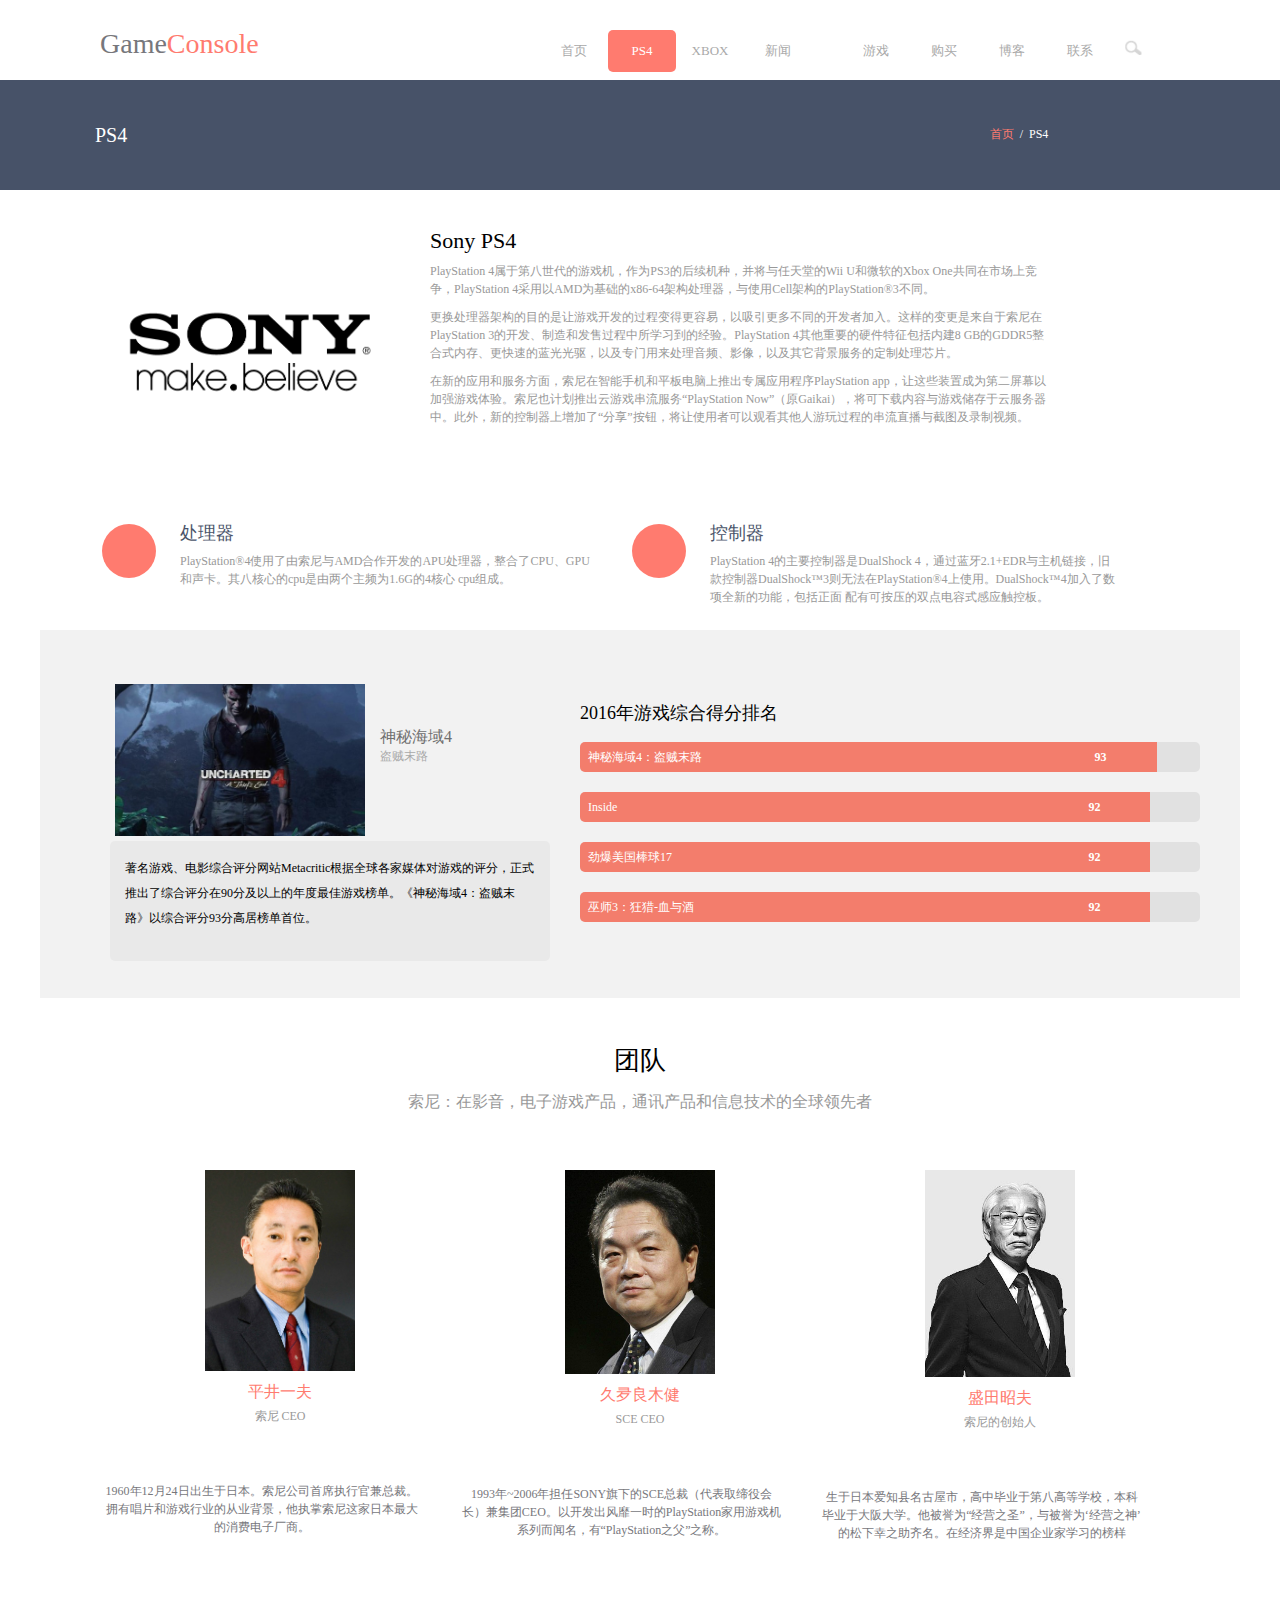
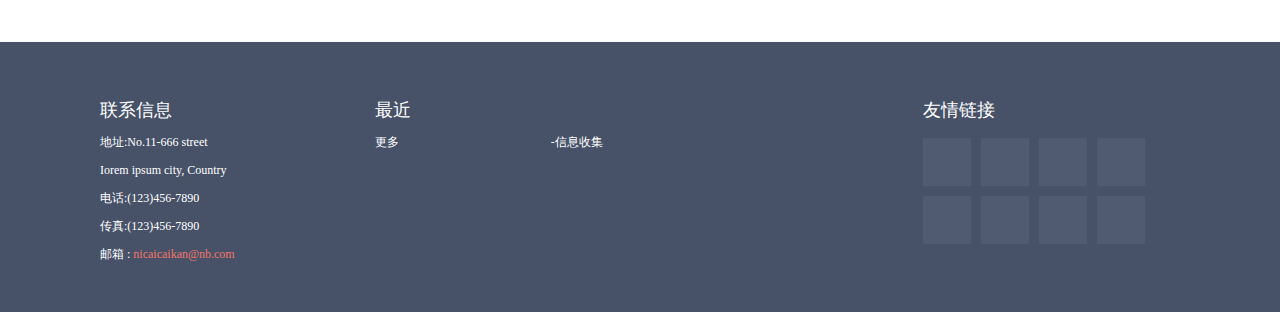
<file: ps4.html>
<!DOCTYPE HTML PUBLIC "-//W3C//DTD HTML 4.01//EN" "http://www.w3.org/TR/html4/strict.dtd">
<html>
	<head>
		<meta charset="utf-8" />
		<meta name="keywords" content="杭州瑞栎网络科技股份有限公司"/>
        <meta name="description" content="杭州瑞栎网络科技有限公司成立于2015年是一家专注于专业市场电子商务公司
        杭州瑞栎网络科技有限公司成立于2015年， 公司主要经营教育软件 多媒体技术 游戏软件 计算机数据处理技术 计算机系统集成 教育信息咨询，公司秉承与客户共赢理念，为企业提供高效、务实的互联网营销服务，在专业市场的电子商务建设领域具有独特优势和丰富经验。企业与未来智能商业之间架起一座桥梁，充分利用网络的先进技术，帮助专业市场创新管理模式、营销模式。全力打造现代化、国际化、电子化的专业市场贸易平台。在“诚实守信, 脚踏实地，充满激情，不断改进，提高效率, 瑞栎科技将通过不断改进产品质量及提高服务能力，为客户提供最适合需求和最富有前瞻性的优质产品与服务，搭建管理新模式，从而为客户创造最大的价值。"/>
		<link rel="stylesheet" href="./css/same.css" />
		<link rel="stylesheet" href="./css/about.css" />

		<title>PS4 - 杭州瑞栎网络科技股份有限公司</title>
	</head>
	<body>
		<div class="top">
			<div class="title">Game<span class="red">Console<span></div>
			<ul>
				<li><a href="index.html">首页</a></li>
				<li class="chosed" ><a style="color:white">PS4</a></li>
				<li><a href="xbox.html">XBOX</a></li>
				<li id="feature"><a href="news.html">新闻</a></li>
				<div class="contain" id="c1">
					<div>Typography</div>
					<div>Buttons</div>
				</div>
				<li style="margin-left:30px;"><a href="games.html">游戏</a></li>
				<li><a href="price.html">购买</a></li>
				<li><a href="blog.html">博客</a></li>
				<li><a href="contact.html">联系</a></li>
			</ul>
			<a class="btn"><img src="./image/icon.png"></a>
		</div>
		<div class="bar">
			<div class="main" style="position:relative;">
				<span>PS4</span>
				<ul class="btn">
					<li class="red"><a>首页</a></li><li class="xie">/</li>
					<li style="color:white;"> <a>PS4</a></li>
				</ul>
			</div>
		</div>
		<div class="main">
			<div class="content1">
				<div class="up">
					<img src="./image/zitu.png" />
					<p class="title">Sony PS4</p>
					<p class="content">PlayStation 4属于第八世代的游戏机，作为PS3的后续机种，并将与任天堂的Wii U和微软的Xbox One共同在市场上竞争，PlayStation 4采用以AMD为基础的x86-64架构处理器，与使用Cell架构的PlayStation®3不同。</p>
					<p class="content">更换处理器架构的目的是让游戏开发的过程变得更容易，以吸引更多不同的开发者加入。这样的变更是来自于索尼在PlayStation 3的开发、制造和发售过程中所学习到的经验。PlayStation 4其他重要的硬件特征包括内建8 GB的GDDR5整合式内存、更快速的蓝光光驱，以及专门用来处理音频、影像，以及其它背景服务的定制处理芯片。</p>
					<p class="content">在新的应用和服务方面，索尼在智能手机和平板电脑上推出专属应用程序PlayStation app，让这些装置成为第二屏幕以加强游戏体验。索尼也计划推出云游戏串流服务“PlayStation Now”（原Gaikai），将可下载内容与游戏储存于云服务器中。此外，新的控制器上增加了“分享”按钮，将让使用者可以观看其他人游玩过程的串流直播与截图及录制视频。</p>
				</div>
				<ul>
					<li>
						<i></i>
						<span class="spanTitle">处理器</span>
						<span class="spanCon">PlayStation®4使用了由索尼与AMD合作开发的APU处理器，整合了CPU、GPU和声卡。其八核心的cpu是由两个主频为1.6G的4核心 cpu组成。</span>
					</li>
					<li>
						<i></i>
						<span class="spanTitle">控制器</span>
						<span class="spanCon">PlayStation 4的主要控制器是DualShock 4，通过蓝牙2.1+EDR与主机链接，旧款控制器DualShock™3则无法在PlayStation®4上使用。DualShock™4加入了数项全新的功能，包括正面
						配有可按压的双点电容式感应触控板。</span>
					</li>
				</ul>
			</div>
			<div class="content2">
				<div class="left">
					<div class="people">
						<img src="./image/ps41.jpg" />
						<div>
							<p class="pName">神秘海域4</p>
							<p class="pIntro">盗贼末路</p>
						</div>
					</div>
					<div class="intro">
						<p>著名游戏、电影综合评分网站Metacritic根据全球各家媒体对游戏的评分，正式推出了综合评分在90分及以上的年度最佳游戏榜单。《神秘海域4：盗贼末路》以综合评分93分高居榜单首位。</p>
					</div>
				</div>
				<div class="right">
					<p>2016年游戏综合得分排名</p>
					<div class="out">
						<div class="div1"><span>神秘海域4：盗贼末路 <b>93</b></span></div>
					</div>
					<div class="out">
						<div class="div2"><span>Inside<b>92</b></span></div>
					</div>
					<div class="out">
						<div class="div3"><span>劲爆美国棒球17<b>92</b></span></div>
					</div>
					<div class="out">
						<div class="div4"><span>巫师3：狂猎-血与酒<b>92</b></span></div>
					</div>
				</div>
			</div>
			<div class="content3">
				<p class="title">团队</p>
				<p class="stitle">索尼：在影音，电子游戏产品，通讯产品和信息技术的全球领先者</p>
				<div class="content">
					<div class="left">
						<img src="./image/people.png" />
						<span class="pName red">平井一夫</span>
						<span class="pWork">索尼 CEO</span>
						<p>1960年12月24日出生于日本。索尼公司首席执行官兼总裁。拥有唱片和游戏行业的从业背景，他执掌索尼这家日本最大的消费电子厂商。</p>
					</div>
					<div class="center">
						<img src="./image/ren2.png" />
						<span class="pName red">久夛良木健</span>
						<span class="pWork">SCE CEO</span>
						<p>1993年~2006年担任SONY旗下的SCE总裁（代表取缔役会长）兼集团CEO。以开发出风靡一时的PlayStation家用游戏机系列而闻名，有“PlayStation之父”之称。</p>
					</div>
					<div class="right">
						<img src="./image/people3.png" />
						<span class="pName red">盛田昭夫</span>
						<span class="pWork">索尼的创始人</span>
						<p>生于日本爱知县名古屋市，高中毕业于第八高等学校，本科毕业于大阪大学。他被誉为“经营之圣”，与被誉为‘经营之神’的松下幸之助齐名。在经济界是中国企业家学习的榜样</p>
					</div>
				</div>
			</div>
		</div>
		<div class="foot">
		<div class="main">

			<div class="f_left">
				<p class="title">联系信息</p>
				<ul class="contact">
					<li>地址:No.11-666 street</li>
					<li>Iorem ipsum city, Country</li>
					<li>电话:(123)456-7890</li>
					<li>传真:(123)456-7890</li>
					<li>邮箱 : <span>nicaicaikan@nb.com</span></li>
				</ul>
				<div class="clear"></div>
			</div>
			<div class="f_middle">
				<p class="title">最近</p>
				<span class="more_l">更多</span>
				<span class="more_r">-信息收集</span>
			</div>
			<div class="f_right">
				<p class="title">友情链接</p>
				<ul class="stay">
					<li></li>
					<li></li>
					<li></li>
					<li></li>
				</ul>
				<ul class="stay">
					<li></li>
					<li></li>
					<li></li>
					<li></li>
				</ul>
			</div>
		</div>		
		</div>			
	</body>
</html>
</file>
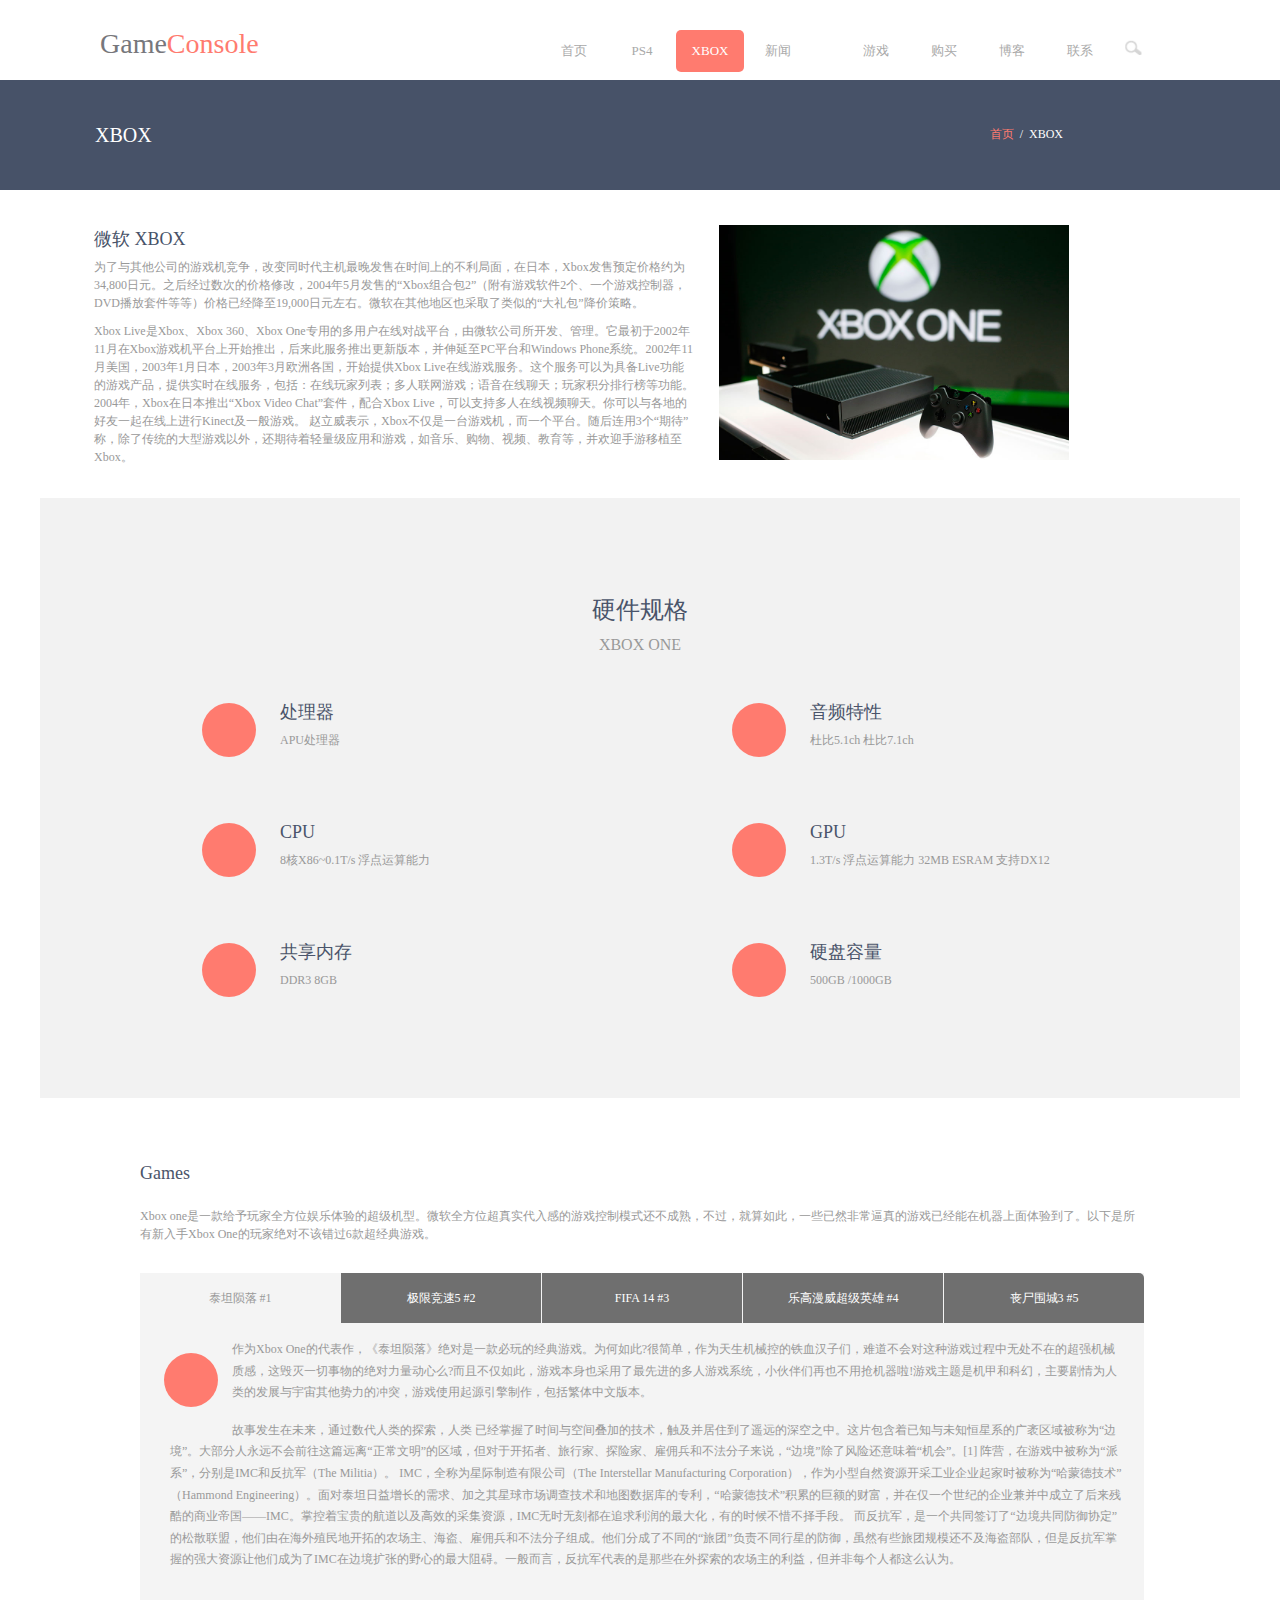
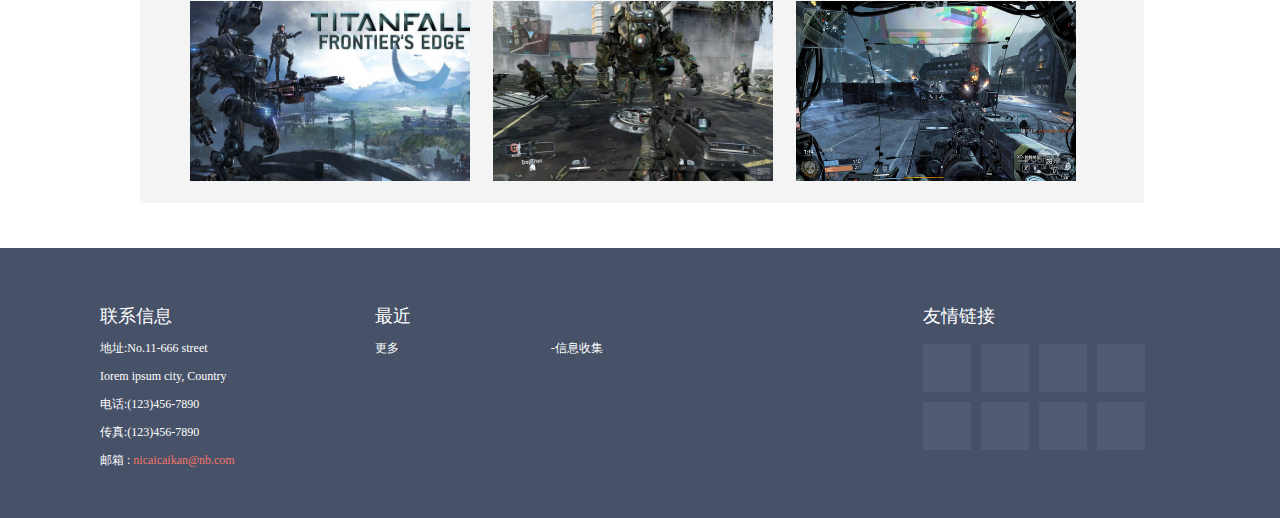
<file: Service.html>
<!DOCTYPE HTML PUBLIC "-//W3C//DTD HTML 4.01//EN" "http://www.w3.org/TR/html4/strict.dtd">
<html>
	<head>
		<meta charset="utf-8" />
		<meta name="keywords" content="杭州瑞栎网络科技股份有限公司"/>
        <meta name="description" content="杭州瑞栎网络科技有限公司成立于2015年是一家专注于专业市场电子商务公司
        杭州瑞栎网络科技有限公司成立于2015年， 公司主要经营教育软件 多媒体技术 游戏软件 计算机数据处理技术 计算机系统集成 教育信息咨询，公司秉承与客户共赢理念，为企业提供高效、务实的互联网营销服务，在专业市场的电子商务建设领域具有独特优势和丰富经验。企业与未来智能商业之间架起一座桥梁，充分利用网络的先进技术，帮助专业市场创新管理模式、营销模式。全力打造现代化、国际化、电子化的专业市场贸易平台。在“诚实守信, 脚踏实地，充满激情，不断改进，提高效率, 瑞栎科技将通过不断改进产品质量及提高服务能力，为客户提供最适合需求和最富有前瞻性的优质产品与服务，搭建管理新模式，从而为客户创造最大的价值。"/>
		<link rel="stylesheet" href="./css/same.css" />
		<link rel="stylesheet" href="./css/Service.css" />

		<title>XBOX - 杭州瑞栎网络科技股份有限公司</title>
	</head>
	<body>
		<div class="top">
			<div class="title">Game<span class="red">Console<span></div>
			<ul>
				<li><a href="index.html">首页</a></li>
				<li><a href="about.html">PS4</a></li>
				<li class="chosed"><a style="color:white">XBOX</a></li>
				<li id="feature"><a href="feature.html">新闻</a></li>
				<div class="contain" id="c1">
					<div>Typography</div>
					<div>Buttons</div>
				</div>
				<li style="margin-left:30px;"><a href="portfolio.html">游戏</a></li>
				<li><a href="price.html">购买</a></li>
				<li><a href="blog.html">博客</a></li>
				<li><a href="top-search.html">联系</a></li>
			</ul>
			<a class="btn"><img src="./image/icon.png"></a>
		</div>
		<div class="bar">
			<div class="main" style="position:relative;">
				<span>XBOX</span>
				<ul class="btn">
					<li class="red"><a>首页</a></li><li class="xie">/</li>
					<li style="color:white;"> <a>XBOX</a></li>
				</ul>
			</div>
		</div>
		<div class="main">
			
			<div class="content1">
				<div class="left">
					<div class="title">微软 XBOX</div>
					<div class="con">为了与其他公司的游戏机竞争，改变同时代主机最晚发售在时间上的不利局面，在日本，Xbox发售预定价格约为34,800日元。之后经过数次的价格修改，2004年5月发售的“Xbox组合包2”（附有游戏软件2个、一个游戏控制器，DVD播放套件等等）价格已经降至19,000日元左右。微软在其他地区也采取了类似的“大礼包”降价策略。 </div>
					<div class="con">Xbox Live是Xbox、Xbox 360、Xbox One专用的多用户在线对战平台，由微软公司所开发、管理。它最初于2002年11月在Xbox游戏机平台上开始推出，后来此服务推出更新版本，并伸延至PC平台和Windows Phone系统。2002年11月美国，2003年1月日本，2003年3月欧洲各国，开始提供Xbox Live在线游戏服务。这个服务可以为具备Live功能的游戏产品，提供实时在线服务，包括：在线玩家列表；多人联网游戏；语音在线聊天；玩家积分排行榜等功能。2004年，Xbox在日本推出“Xbox Video Chat”套件，配合Xbox Live，可以支持多人在线视频聊天。你可以与各地的好友一起在线上进行Kinect及一般游戏。
赵立威表示，Xbox不仅是一台游戏机，而一个平台。随后连用3个“期待”称，除了传统的大型游戏以外，还期待着轻量级应用和游戏，如音乐、购物、视频、教育等，并欢迎手游移植至Xbox。</div>
				</div>
				<div class="right">
					<img src="./image/xbox.jpg">
				</div>
			</div>
			<div class="content2">
				<p class="title">硬件规格</p>
				<p class="stitle">XBOX ONE</p>
				<ul>
					<li class="ml120">
						<i></i>
						<span class="spanTitle">处理器</span>
						<span class="spanCon">APU处理器</span>
					</li>
					<li>
						<i></i>
						<span class="spanTitle">音频特性</span>
						<span class="spanCon">杜比5.1ch 杜比7.1ch</span>
					</li>
					<li  class="ml120">
						<i></i>
						<span class="spanTitle">CPU</span>
						<span class="spanCon">8核X86~0.1T/s 浮点运算能力</span>
					</li>
					<li>
						<i></i>
						<span class="spanTitle">GPU</span>
						<span class="spanCon">1.3T/s 浮点运算能力 32MB ESRAM 支持DX12</span>
					</li>
					<li  class="ml120">
						<i></i>
						<span class="spanTitle">共享内存</span>
						<span class="spanCon">DDR3 8GB</span>
					</li>
					<li>
						<i></i>
						<span class="spanTitle">硬盘容量</span>
						<span class="spanCon">500GB /1000GB</span>
					</li>
				</ul>
			</div>
			<div class="content3">
				<div class="title">Games</div>
				<p class="con1">Xbox one是一款给予玩家全方位娱乐体验的超级机型。微软全方位超真实代入感的游戏控制模式还不成熟，不过，就算如此，一些已然非常逼真的游戏已经能在机器上面体验到了。以下是所有新入手Xbox One的玩家绝对不该错过6款超经典游戏。</p>
				<div class="cont">
					<ul>
						<li class="first pink" id="first" style="border-radius:5px 0 0 0">泰坦陨落 #1</li>
						<li class="same" id="second">极限竞速5 #2</li>
						<li class="same" id="third">FIFA 14 #3</li>
						<li class="same" id="fourth">乐高漫威超级英雄 #4</li>
						<li class="same" id="last" style="border-radius:0 5px 0 0">丧尸围城3 #5</li>
					</ul>

					<div class="box1 current" id="box1">
						
						<p class="firstP" ><i></i>作为Xbox One的代表作，《泰坦陨落》绝对是一款必玩的经典游戏。为何如此?很简单，作为天生机械控的铁血汉子们，难道不会对这种游戏过程中无处不在的超强机械质感，这毁灭一切事物的绝对力量动心么?而且不仅如此，游戏本身也采用了最先进的多人游戏系统，小伙伴们再也不用抢机器啦!游戏主题是机甲和科幻，主要剧情为人类的发展与宇宙其他势力的冲突，游戏使用起源引擎制作，包括繁体中文版本。</p>
						<p class="secondP">
						故事发生在未来，通过数代人类的探索，人类
已经掌握了时间与空间叠加的技术，触及并居住到了遥远的深空之中。这片包含着已知与未知恒星系的广袤区域被称为“边境”。大部分人永远不会前往这篇远离“正常文明”的区域，但对于开拓者、旅行家、探险家、雇佣兵和不法分子来说，“边境”除了风险还意味着“机会”。[1] 
阵营，在游戏中被称为“派系”，分别是IMC和反抗军（The Militia）。
IMC，全称为星际制造有限公司（The Interstellar Manufacturing Corporation），作为小型自然资源开采工业企业起家时被称为“哈蒙德技术”（Hammond Engineering）。面对泰坦日益增长的需求、加之其星球市场调查技术和地图数据库的专利，“哈蒙德技术”积累的巨额的财富，并在仅一个世纪的企业兼并中成立了后来残酷的商业帝国——IMC。掌控着宝贵的航道以及高效的采集资源，IMC无时无刻都在追求利润的最大化，有的时候不惜不择手段。
而反抗军，是一个共同签订了“边境共同防御协定”的松散联盟，他们由在海外殖民地开拓的农场主、海盗、雇佣兵和不法分子组成。他们分成了不同的“旅团”负责不同行星的防御，虽然有些旅团规模还不及海盗部队，但是反抗军掌握的强大资源让他们成为了IMC在边境扩张的野心的最大阻碍。一般而言，反抗军代表的是那些在外探索的农场主的利益，但并非每个人都这么认为。 </p>
						<div class="picture">
							<img src="./image/taitan1.jpg">
							<img src="./image/taitan2.jpg">
							<img src="./image/taitan3.jpg">
						</div>
					</div>
					<div class="box1"  id="box2">
						<p class="firstP"><i></i>想用新买的Xbox One亮瞎小伙伴的眼，那么立刻《极限竞速5》吧!它无懈可击的汽车模型，你可以感受到身临其境的驾驶体验。而且游戏本身拥有次时代游戏的智能特质：Xbox One 的云系统可以收集玩家的游戏数据。此外，丰富的个性化选项可以给予任何一类人超凡愉悦的游戏体验。</p>
						<p class="secondP">
						在 Forza Motorsport 5《极限竞速5》当中还包括了来自超过五十家车厂、总计超过两百款的经典与现代名车，其中于台湾上市的年度游戏版（Raceing Game Of The Year）内，还附赠了由赛车专家「Top Gear」严选出的十七条次世代的赛道，以及十款可供额外下载的车辆严选出的十七条次世代的赛道，以及十款可供额外下载的车辆。[1]  最贵车辆600元[3] 
在游戏中，玩家们可以花钱购买游戏中的一种货币“Token”（筹码或者令牌），消费这种筹码可以购买车辆或者能在一段时间内提高赢得比赛获得的经验值。筹码的销售方
式有很多种，基本上遵循多买多送的原则，有100个,575个,1250个,2700个,8000个,20000个6种打包方式，售价分别为0.79欧元，3.99欧元，7.99欧元，15.99欧元，39.99欧元和64.99欧元。
《极限竞速5》中的车辆定价不一，比如一辆迈凯轮P1或法拉利Enzo的价格为2334个筹码，售价大概为14欧元。由于有多买多送的原则，所以如果你购买的是20000个64.99欧元的那款的话，那这两辆车的售价就是大约7.6欧元。</p>
						<div class="picture">
							<img src="./image/fm1.jpg">
							<img src="./image/fm3.jpg">
							<img src="./image/fm2.jpg">
						</div>
					</div>
					<div class="box1"  id="box3">
						<p class="firstP"><i></i>FIFA迷们的福利来了!Xbox One大幅度的改进了最新版本的FIFA 14。足球选手的面容更加清晰，看台的观众更加逼真，全新的默认视角将让过人变得更加轻易，这一切难道不都是FIFA迷朝思暮想的么!与PS3和Xbox360版的FIFA相比，Xbox One的FIFA有一个质的飞跃了。看起来，FIFA的统治生涯将会继续延续下去。</p>
						<p class="secondP">
						FIFA14是一款足球运动游戏，这是该系列的第14部作品也是跟“实况足球”相竞争的动作游戏，该系列作品每一代都会见到明显的改进，这一代也不例外游戏的不仅在最直观的画面上进行了改进并且在其他方面都有了很大的进步。
游戏的画面加强了观众的角色的画质并且使用了最新的数据管理系统让游戏变得更加智能，这一代的作品离真实又进了一步，首先体现在玩家射球的角度上，玩家使用的力度距离角度会直接影响球的路线，再是球员的带球控制能力变得更强并且会做出非常巧妙的传球骗过玩家的眼睛同时还优化了远距离传球，另外游戏加强了电脑的判断力不会出现所谓的挡到人或者或者乱跑的现象，如果玩家是足球迷可千万别错过它。 </p>
						<div class="picture">
							<img src="./image/ff1.jpg">
							<img src="./image/ff2.jpg">
							<img src="./image/ff3.jpg">
						</div>
					</div>
					
					<div class="box1" id="box4">
						<p class="firstP"><i></i>　乐高游戏超强的娱乐体验，其实早已名声在外。不过今天要说的，是经典中的经典《乐高漫威超级英雄》!来自Marvel漫画系列的100多个超级角色将会出现，不管是像金刚狼这样的超级英雄，还是神奇四侠这样的经典角色都会出现。这些超级英雄的加入，会让这款游戏成为整款游戏家族的骄傲。</p>
						<p class="secondP">
						《乐高漫威超级英雄》讲述尼克弗瑞
 集结超级英雄，包括钢铁侠，绿巨人，蜘蛛侠，雷神，金刚狼还有其他来自漫威宇宙的角色，例如洛基，行星吞噬者，玩家可选择扮演自己喜欢的角色。
《乐高漫威英雄》最开始是银影侠外出巡逻，但出于某种神秘原因，他的飞行滑板变成了宇宙碎片，成了洛奇和其他反派寻找的目标。而玩家扮演的英雄们就需要在这些反派之前找到这些碎片，让这次简单的巡逻任务别再出现更大的乱子。《乐高漫威超级英雄》是一款既温馨又充满智慧、底蕴深厚、拥有上百名漫威角色和故事的游戏。主线剧情长约8小时，但游戏世界的内容非常丰满。也许《乐高漫威超级英雄》无法和2013年其它的几部开放世界游戏相比，但那些游戏恐怕也要费上好大的力气，才能赶上本作为玩家所带来的欢乐。</p>
						<div class="picture">
							<img src="./image/lg1.jpg">
							<img src="./image/lg2.jpg">
							<img src="./image/lg3.jpg">
						</div>
					</div>
					<div class="box1" id="box5">
						<p class="firstP"><i></i>　《丧尸围城3》将这个系列提升到一个全新的高度!对，你没看错，这是带插齿的压路机，或者我们可以叫他丧尸终结者!还有性感玩具火箭炮，嗨，丧尸先生，想HIGH一把么? 游戏中3倍于2代的僵尸数量，全开放的游戏世界，更多可以制造的灭尸神器足以让玩家惊喜连连了。</p>
						<p class="secondP">
						游戏设定丧尸围城2的10年后，在加利福尼亚的洛佩迪多市，于三月二十三日七点十四分，收到第一宗丧尸感染个案。后在数小时内迅速扩散整个洛佩迪多市。
疫情爆发72小时后，游戏的主角尼克·拉莫斯爬上了洛佩迪多市大桥的隧道出口前，想要离开这是非之地。《丧尸围城3》并不是靠画面取胜的游戏，被它吸引的玩家通常都会对战斗中真实的打击感、几乎无尽的僵尸与荒唐的武器系统表现出很大兴趣。喜欢该系列游戏的玩家通常愿意用不断更新的古怪的利器来屠杀僵尸，而《丧尸围城3》在这一点上做得很到位。《丧尸围城3》有着丰富的游戏内容和较好的游戏素质，抛开画面的差强人意，游戏还是会给玩家带来大部分乐趣。作为恐怖游戏，偶尔在黑暗之处玩家会被丧尸抓住来一个小惊吓。而大部分时候玩家则可以使用不同的武器和载具去碾压尸群，就像在玩一款无双类作品。</p>
						<div class="picture">
							<img src="./image/ds1.jpg">
							<img src="./image/ds2.jpg">
							<img src="./image/ds3.jpg">
						</div>
					</div>
				</div>
			</div>
		</div>	
		<div class="clearfix"></div>
	<div class="foot">
		<div class="main">

			<div class="f_left">
				<p class="title">联系信息</p>
				<ul class="contact">
					<li>地址:No.11-666 street</li>
					<li>Iorem ipsum city, Country</li>
					<li>电话:(123)456-7890</li>
					<li>传真:(123)456-7890</li>
					<li>邮箱 : <span>nicaicaikan@nb.com</span></li>
				</ul>
				<div class="clear"></div>
			</div>
			<div class="f_middle">
				<p class="title">最近</p>
				<span class="more_l">更多</span>
				<span class="more_r">-信息收集</span>
			</div>
			<div class="f_right">
				<p class="title">友情链接</p>
				<ul class="stay">
					<li></li>
					<li></li>
					<li></li>
					<li></li>
				</ul>
				<ul class="stay">
					<li></li>
					<li></li>
					<li></li>
					<li></li>
				</ul>
			</div>
		</div>		
		</div>			
	</body><script type="text/javascript" src="./js/service.js"></script>
</html>
</file>
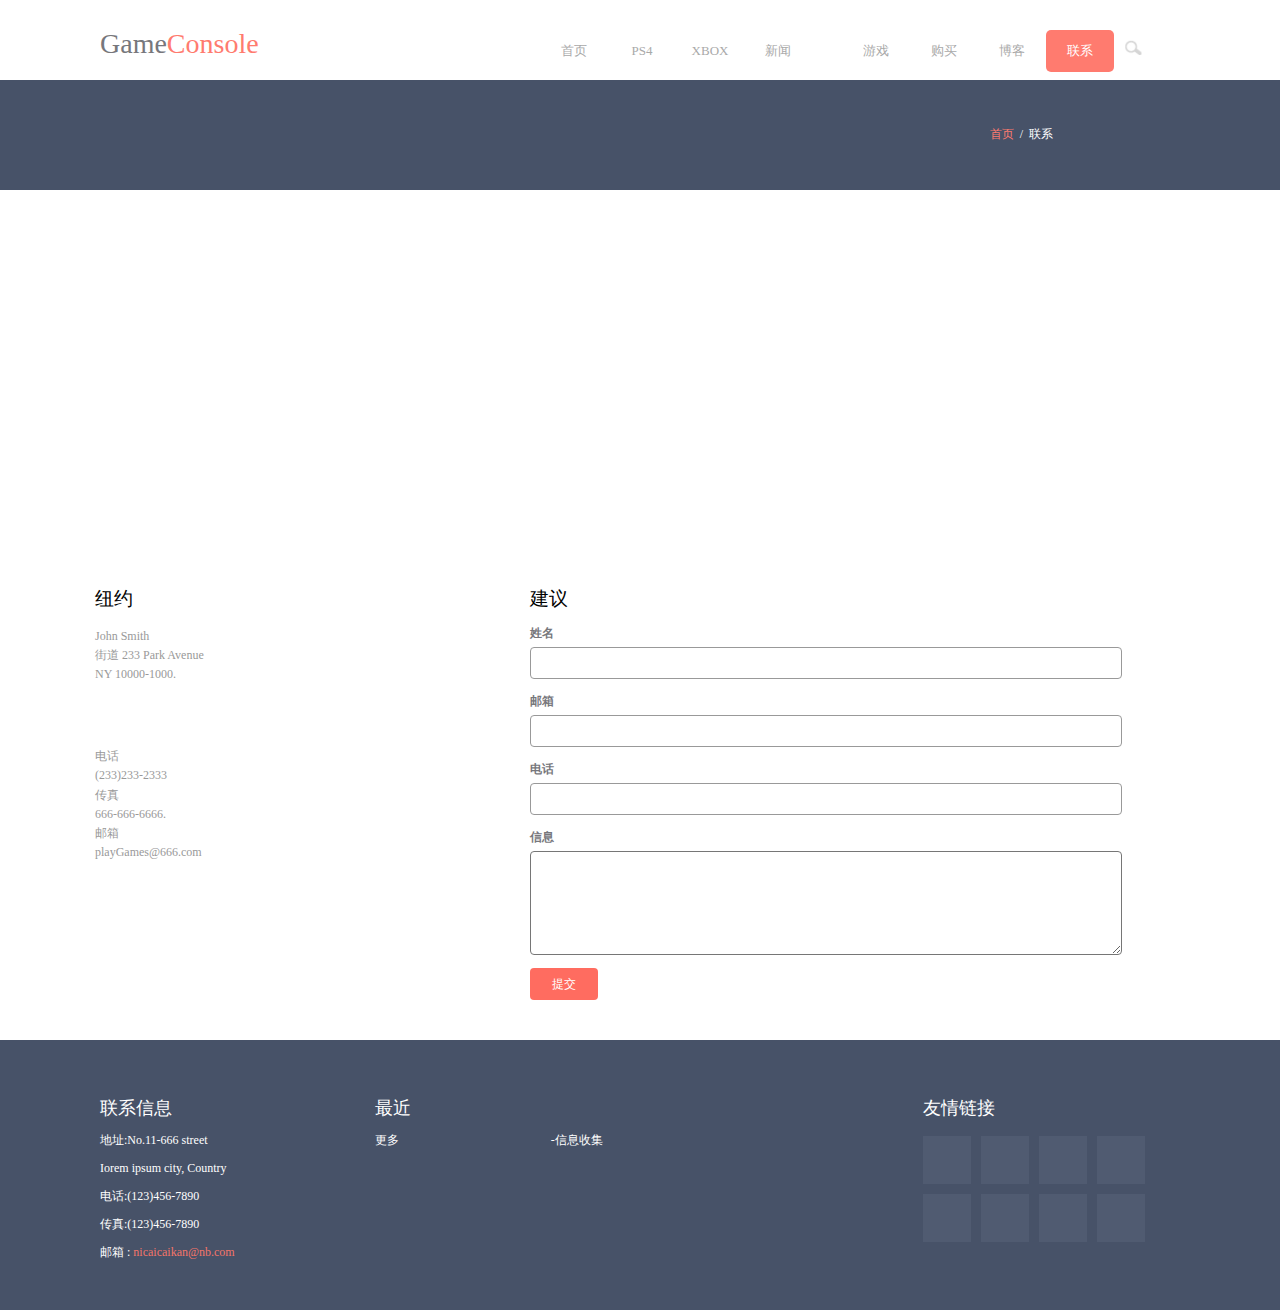
<file: top-search.html>
<!DOCTYPE HTML PUBLIC "-//W3C//DTD HTML 4.01//EN" "http://www.w3.org/TR/html4/strict.dtd">
<html>
	<head>
		<meta charset="utf-8" />
		<meta name="keywords" content="杭州瑞栎网络科技股份有限公司"/>
        <meta name="description" content="杭州瑞栎网络科技有限公司成立于2015年是一家专注于专业市场电子商务公司
        杭州瑞栎网络科技有限公司成立于2015年， 公司主要经营教育软件 多媒体技术 游戏软件 计算机数据处理技术 计算机系统集成 教育信息咨询，公司秉承与客户共赢理念，为企业提供高效、务实的互联网营销服务，在专业市场的电子商务建设领域具有独特优势和丰富经验。企业与未来智能商业之间架起一座桥梁，充分利用网络的先进技术，帮助专业市场创新管理模式、营销模式。全力打造现代化、国际化、电子化的专业市场贸易平台。在“诚实守信, 脚踏实地，充满激情，不断改进，提高效率, 瑞栎科技将通过不断改进产品质量及提高服务能力，为客户提供最适合需求和最富有前瞻性的优质产品与服务，搭建管理新模式，从而为客户创造最大的价值。"/>
		<link rel="stylesheet" href="./css/same.css" />
		<link rel="stylesheet" href="./css/top-search.css" />
		<title>Contact - 杭州瑞栎网络科技股份有限公司 </title>
	</head>
	<body>
		<div class="top">
			<div class="title">Game<span class="red">Console<span></div>
			<ul>
				<li><a href="index.html">首页</a></li>
				<li><a href="about.html">PS4</a></li>
				<li><a href="Service.html">XBOX</a></li>
				<li id="feature"><a href="feature.html">新闻</a></li>
				<div class="contain" id="c1">
					<div>Typography</div>
					<div>Buttons</div>
				</div>
				<li style="margin-left:30px;"><a href="portfolio.html">游戏</a></li>
				<li><a href="price.html">购买</a></li>
				<li><a href="blog.html">博客</a></li>
				<li class="chosed"><a style="color:white">联系</a></li>
			</ul>
			<a class="btn"><img src="./image/icon.png"></a>
		</div>
		<div class="bar">
			<div class="main" style="position:relative;">
				<span></span>
				<ul class="btn">
					<li class="red"><a>首页</a></li><li class="xie">/</li> 
					<li style="color:white;"> <a>联系</a></li>
				</ul>
			</div>
		</div>
		<div class="main">
			<div class="content">
				<div class="blank"></div>
				<div class="con1">
					<div class="left">
						<h3>纽约</h3>
						<ul class="u1">
							<li>John Smith</li>
							<li>街道 233 Park Avenue</li>
							<li>NY 10000-1000.</li>
						</ul>
						<ul class="u2">
							<li>电话</li>
							<li>(233)233-2333</li>
							<li>传真</li>
							<li>666-666-6666.</li>
							<li>邮箱</li>
							<li>playGames@666.com</li>
						</ul>
					</div>
					<div class="right">
						<h3>建议</h3>
						<ul>
							<li>
								<p>姓名</p>
								<input type="text">
							</li>
							<li>
								<p>邮箱</p>
								<input type="text">
							</li>
							<li>
								<p>电话</p>
								<input type="text">
							</li>
							<li>
								<p>信息</p>
								<textarea></textarea>
							</li>
							<li>
								<span class="btn">提交</span>
							</li>
						</ul>
					</div>
				</div>
					
				</div>
			</div>
		</div>
		<div class="foot">
		<div class="main">

			<div class="f_left">
				<p class="title">联系信息</p>
				<ul class="contact">
					<li>地址:No.11-666 street</li>
					<li>Iorem ipsum city, Country</li>
					<li>电话:(123)456-7890</li>
					<li>传真:(123)456-7890</li>
					<li>邮箱 : <span>nicaicaikan@nb.com</span></li>
				</ul>
				<div class="clear"></div>
			</div>
			<div class="f_middle">
				<p class="title">最近</p>
				<span class="more_l">更多</span>
				<span class="more_r">-信息收集</span>
			</div>
			<div class="f_right">
				<p class="title">友情链接</p>
				<ul class="stay">
					<li></li>
					<li></li>
					<li></li>
					<li></li>
				</ul>
				<ul class="stay">
					<li></li>
					<li></li>
					<li></li>
					<li></li>
				</ul>
			</div>
		</div>		
		</div>			
	</body>
</html>
</file>
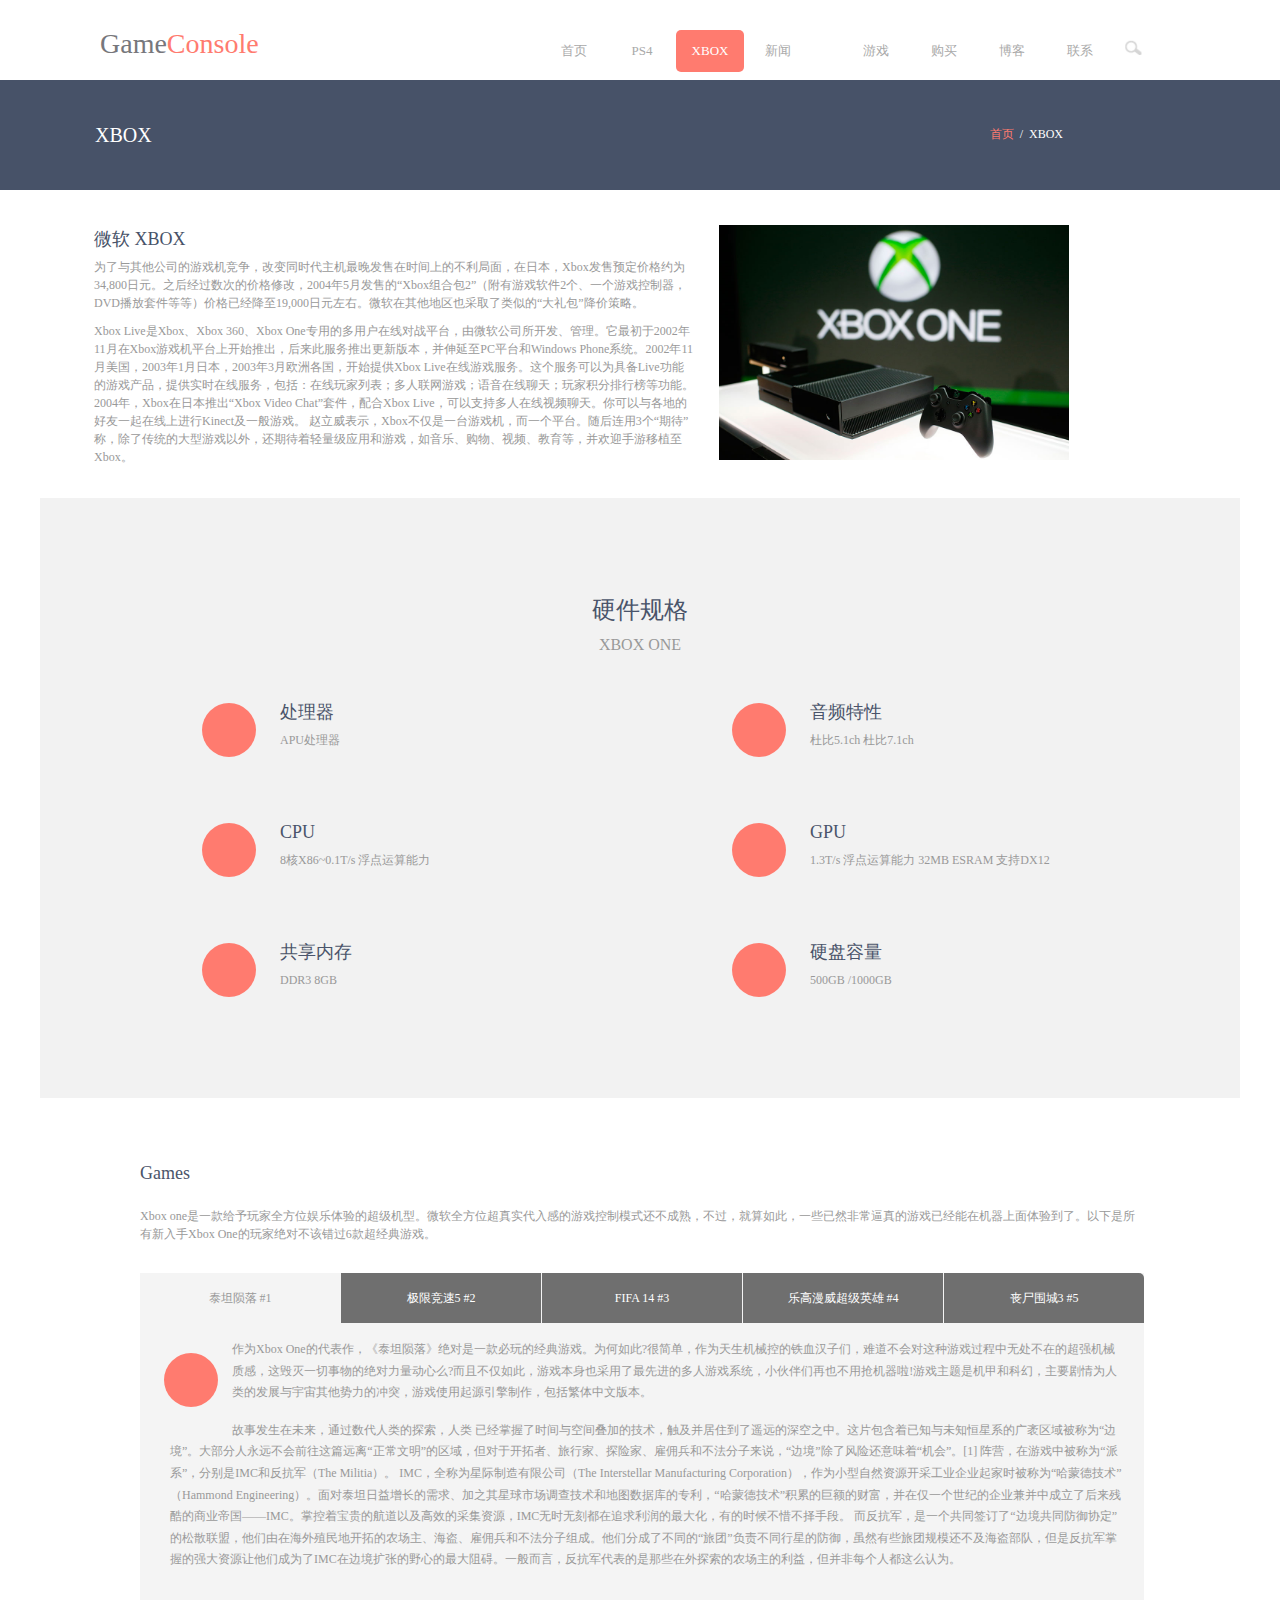
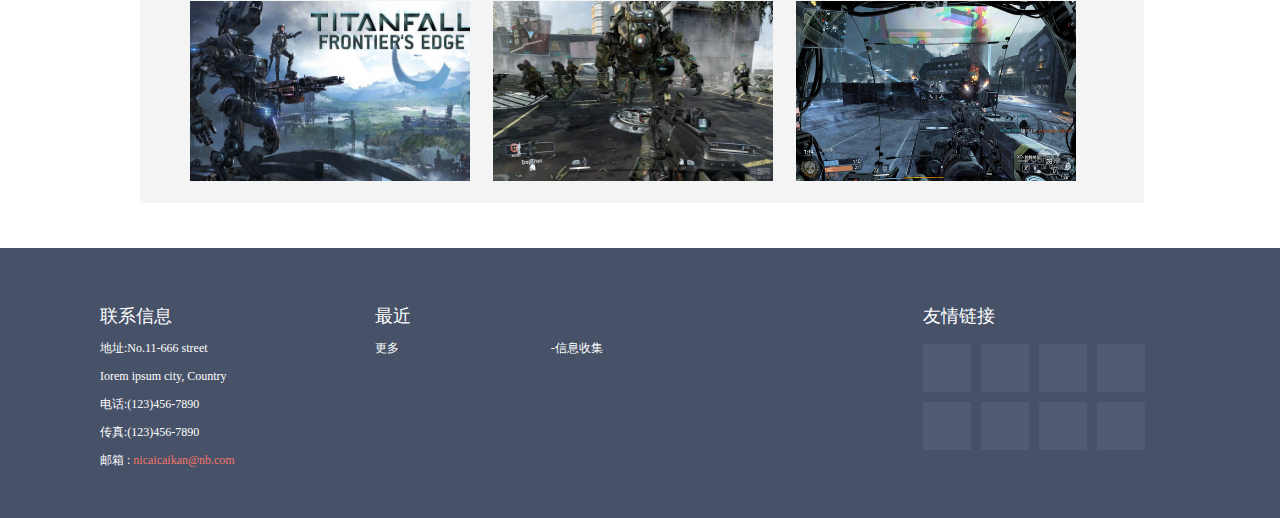
<file: xbox.html>
<!DOCTYPE HTML PUBLIC "-//W3C//DTD HTML 4.01//EN" "http://www.w3.org/TR/html4/strict.dtd">
<html>
	<head>
		<meta charset="utf-8" />
		<meta name="keywords" content="杭州瑞栎网络科技股份有限公司"/>
        <meta name="description" content="杭州瑞栎网络科技有限公司成立于2015年是一家专注于专业市场电子商务公司
        杭州瑞栎网络科技有限公司成立于2015年， 公司主要经营教育软件 多媒体技术 游戏软件 计算机数据处理技术 计算机系统集成 教育信息咨询，公司秉承与客户共赢理念，为企业提供高效、务实的互联网营销服务，在专业市场的电子商务建设领域具有独特优势和丰富经验。企业与未来智能商业之间架起一座桥梁，充分利用网络的先进技术，帮助专业市场创新管理模式、营销模式。全力打造现代化、国际化、电子化的专业市场贸易平台。在“诚实守信, 脚踏实地，充满激情，不断改进，提高效率, 瑞栎科技将通过不断改进产品质量及提高服务能力，为客户提供最适合需求和最富有前瞻性的优质产品与服务，搭建管理新模式，从而为客户创造最大的价值。"/>
		<link rel="stylesheet" href="./css/same.css" />
		<link rel="stylesheet" href="./css/Service.css" />

		<title>XBOX - 杭州瑞栎网络科技股份有限公司</title>
	</head>
	<body>
		<div class="top">
			<div class="title">Game<span class="red">Console<span></div>
			<ul>
				<li><a href="index.html">首页</a></li>
				<li><a href="ps4.html">PS4</a></li>
				<li class="chosed"><a style="color:white">XBOX</a></li>
				<li id="feature"><a href="news.html">新闻</a></li>
				<div class="contain" id="c1">
					<div>Typography</div>
					<div>Buttons</div>
				</div>
				<li style="margin-left:30px;"><a href="games.html">游戏</a></li>
				<li><a href="price.html">购买</a></li>
				<li><a href="blog.html">博客</a></li>
				<li><a href="contact.html">联系</a></li>
			</ul>
			<a class="btn"><img src="./image/icon.png"></a>
		</div>
		<div class="bar">
			<div class="main" style="position:relative;">
				<span>XBOX</span>
				<ul class="btn">
					<li class="red"><a>首页</a></li><li class="xie">/</li>
					<li style="color:white;"> <a>XBOX</a></li>
				</ul>
			</div>
		</div>
		<div class="main">
			
			<div class="content1">
				<div class="left">
					<div class="title">微软 XBOX</div>
					<div class="con">为了与其他公司的游戏机竞争，改变同时代主机最晚发售在时间上的不利局面，在日本，Xbox发售预定价格约为34,800日元。之后经过数次的价格修改，2004年5月发售的“Xbox组合包2”（附有游戏软件2个、一个游戏控制器，DVD播放套件等等）价格已经降至19,000日元左右。微软在其他地区也采取了类似的“大礼包”降价策略。 </div>
					<div class="con">Xbox Live是Xbox、Xbox 360、Xbox One专用的多用户在线对战平台，由微软公司所开发、管理。它最初于2002年11月在Xbox游戏机平台上开始推出，后来此服务推出更新版本，并伸延至PC平台和Windows Phone系统。2002年11月美国，2003年1月日本，2003年3月欧洲各国，开始提供Xbox Live在线游戏服务。这个服务可以为具备Live功能的游戏产品，提供实时在线服务，包括：在线玩家列表；多人联网游戏；语音在线聊天；玩家积分排行榜等功能。2004年，Xbox在日本推出“Xbox Video Chat”套件，配合Xbox Live，可以支持多人在线视频聊天。你可以与各地的好友一起在线上进行Kinect及一般游戏。
赵立威表示，Xbox不仅是一台游戏机，而一个平台。随后连用3个“期待”称，除了传统的大型游戏以外，还期待着轻量级应用和游戏，如音乐、购物、视频、教育等，并欢迎手游移植至Xbox。</div>
				</div>
				<div class="right">
					<img src="./image/xbox.jpg">
				</div>
			</div>
			<div class="content2">
				<p class="title">硬件规格</p>
				<p class="stitle">XBOX ONE</p>
				<ul>
					<li class="ml120">
						<i></i>
						<span class="spanTitle">处理器</span>
						<span class="spanCon">APU处理器</span>
					</li>
					<li>
						<i></i>
						<span class="spanTitle">音频特性</span>
						<span class="spanCon">杜比5.1ch 杜比7.1ch</span>
					</li>
					<li  class="ml120">
						<i></i>
						<span class="spanTitle">CPU</span>
						<span class="spanCon">8核X86~0.1T/s 浮点运算能力</span>
					</li>
					<li>
						<i></i>
						<span class="spanTitle">GPU</span>
						<span class="spanCon">1.3T/s 浮点运算能力 32MB ESRAM 支持DX12</span>
					</li>
					<li  class="ml120">
						<i></i>
						<span class="spanTitle">共享内存</span>
						<span class="spanCon">DDR3 8GB</span>
					</li>
					<li>
						<i></i>
						<span class="spanTitle">硬盘容量</span>
						<span class="spanCon">500GB /1000GB</span>
					</li>
				</ul>
			</div>
			<div class="content3">
				<div class="title">Games</div>
				<p class="con1">Xbox one是一款给予玩家全方位娱乐体验的超级机型。微软全方位超真实代入感的游戏控制模式还不成熟，不过，就算如此，一些已然非常逼真的游戏已经能在机器上面体验到了。以下是所有新入手Xbox One的玩家绝对不该错过6款超经典游戏。</p>
				<div class="cont">
					<ul>
						<li class="first pink" id="first" style="border-radius:5px 0 0 0">泰坦陨落 #1</li>
						<li class="same" id="second">极限竞速5 #2</li>
						<li class="same" id="third">FIFA 14 #3</li>
						<li class="same" id="fourth">乐高漫威超级英雄 #4</li>
						<li class="same" id="last" style="border-radius:0 5px 0 0">丧尸围城3 #5</li>
					</ul>

					<div class="box1 current" id="box1">
						
						<p class="firstP" ><i></i>作为Xbox One的代表作，《泰坦陨落》绝对是一款必玩的经典游戏。为何如此?很简单，作为天生机械控的铁血汉子们，难道不会对这种游戏过程中无处不在的超强机械质感，这毁灭一切事物的绝对力量动心么?而且不仅如此，游戏本身也采用了最先进的多人游戏系统，小伙伴们再也不用抢机器啦!游戏主题是机甲和科幻，主要剧情为人类的发展与宇宙其他势力的冲突，游戏使用起源引擎制作，包括繁体中文版本。</p>
						<p class="secondP">
						故事发生在未来，通过数代人类的探索，人类
已经掌握了时间与空间叠加的技术，触及并居住到了遥远的深空之中。这片包含着已知与未知恒星系的广袤区域被称为“边境”。大部分人永远不会前往这篇远离“正常文明”的区域，但对于开拓者、旅行家、探险家、雇佣兵和不法分子来说，“边境”除了风险还意味着“机会”。[1] 
阵营，在游戏中被称为“派系”，分别是IMC和反抗军（The Militia）。
IMC，全称为星际制造有限公司（The Interstellar Manufacturing Corporation），作为小型自然资源开采工业企业起家时被称为“哈蒙德技术”（Hammond Engineering）。面对泰坦日益增长的需求、加之其星球市场调查技术和地图数据库的专利，“哈蒙德技术”积累的巨额的财富，并在仅一个世纪的企业兼并中成立了后来残酷的商业帝国——IMC。掌控着宝贵的航道以及高效的采集资源，IMC无时无刻都在追求利润的最大化，有的时候不惜不择手段。
而反抗军，是一个共同签订了“边境共同防御协定”的松散联盟，他们由在海外殖民地开拓的农场主、海盗、雇佣兵和不法分子组成。他们分成了不同的“旅团”负责不同行星的防御，虽然有些旅团规模还不及海盗部队，但是反抗军掌握的强大资源让他们成为了IMC在边境扩张的野心的最大阻碍。一般而言，反抗军代表的是那些在外探索的农场主的利益，但并非每个人都这么认为。 </p>
						<div class="picture">
							<img src="./image/taitan1.jpg">
							<img src="./image/taitan2.jpg">
							<img src="./image/taitan3.jpg">
						</div>
					</div>
					<div class="box1"  id="box2">
						<p class="firstP"><i></i>想用新买的Xbox One亮瞎小伙伴的眼，那么立刻《极限竞速5》吧!它无懈可击的汽车模型，你可以感受到身临其境的驾驶体验。而且游戏本身拥有次时代游戏的智能特质：Xbox One 的云系统可以收集玩家的游戏数据。此外，丰富的个性化选项可以给予任何一类人超凡愉悦的游戏体验。</p>
						<p class="secondP">
						在 Forza Motorsport 5《极限竞速5》当中还包括了来自超过五十家车厂、总计超过两百款的经典与现代名车，其中于台湾上市的年度游戏版（Raceing Game Of The Year）内，还附赠了由赛车专家「Top Gear」严选出的十七条次世代的赛道，以及十款可供额外下载的车辆严选出的十七条次世代的赛道，以及十款可供额外下载的车辆。[1]  最贵车辆600元[3] 
在游戏中，玩家们可以花钱购买游戏中的一种货币“Token”（筹码或者令牌），消费这种筹码可以购买车辆或者能在一段时间内提高赢得比赛获得的经验值。筹码的销售方
式有很多种，基本上遵循多买多送的原则，有100个,575个,1250个,2700个,8000个,20000个6种打包方式，售价分别为0.79欧元，3.99欧元，7.99欧元，15.99欧元，39.99欧元和64.99欧元。
《极限竞速5》中的车辆定价不一，比如一辆迈凯轮P1或法拉利Enzo的价格为2334个筹码，售价大概为14欧元。由于有多买多送的原则，所以如果你购买的是20000个64.99欧元的那款的话，那这两辆车的售价就是大约7.6欧元。</p>
						<div class="picture">
							<img src="./image/fm1.jpg">
							<img src="./image/fm3.jpg">
							<img src="./image/fm2.jpg">
						</div>
					</div>
					<div class="box1"  id="box3">
						<p class="firstP"><i></i>FIFA迷们的福利来了!Xbox One大幅度的改进了最新版本的FIFA 14。足球选手的面容更加清晰，看台的观众更加逼真，全新的默认视角将让过人变得更加轻易，这一切难道不都是FIFA迷朝思暮想的么!与PS3和Xbox360版的FIFA相比，Xbox One的FIFA有一个质的飞跃了。看起来，FIFA的统治生涯将会继续延续下去。</p>
						<p class="secondP">
						FIFA14是一款足球运动游戏，这是该系列的第14部作品也是跟“实况足球”相竞争的动作游戏，该系列作品每一代都会见到明显的改进，这一代也不例外游戏的不仅在最直观的画面上进行了改进并且在其他方面都有了很大的进步。
游戏的画面加强了观众的角色的画质并且使用了最新的数据管理系统让游戏变得更加智能，这一代的作品离真实又进了一步，首先体现在玩家射球的角度上，玩家使用的力度距离角度会直接影响球的路线，再是球员的带球控制能力变得更强并且会做出非常巧妙的传球骗过玩家的眼睛同时还优化了远距离传球，另外游戏加强了电脑的判断力不会出现所谓的挡到人或者或者乱跑的现象，如果玩家是足球迷可千万别错过它。 </p>
						<div class="picture">
							<img src="./image/ff1.jpg">
							<img src="./image/ff2.jpg">
							<img src="./image/ff3.jpg">
						</div>
					</div>
					
					<div class="box1" id="box4">
						<p class="firstP"><i></i>　乐高游戏超强的娱乐体验，其实早已名声在外。不过今天要说的，是经典中的经典《乐高漫威超级英雄》!来自Marvel漫画系列的100多个超级角色将会出现，不管是像金刚狼这样的超级英雄，还是神奇四侠这样的经典角色都会出现。这些超级英雄的加入，会让这款游戏成为整款游戏家族的骄傲。</p>
						<p class="secondP">
						《乐高漫威超级英雄》讲述尼克弗瑞
 集结超级英雄，包括钢铁侠，绿巨人，蜘蛛侠，雷神，金刚狼还有其他来自漫威宇宙的角色，例如洛基，行星吞噬者，玩家可选择扮演自己喜欢的角色。
《乐高漫威英雄》最开始是银影侠外出巡逻，但出于某种神秘原因，他的飞行滑板变成了宇宙碎片，成了洛奇和其他反派寻找的目标。而玩家扮演的英雄们就需要在这些反派之前找到这些碎片，让这次简单的巡逻任务别再出现更大的乱子。《乐高漫威超级英雄》是一款既温馨又充满智慧、底蕴深厚、拥有上百名漫威角色和故事的游戏。主线剧情长约8小时，但游戏世界的内容非常丰满。也许《乐高漫威超级英雄》无法和2013年其它的几部开放世界游戏相比，但那些游戏恐怕也要费上好大的力气，才能赶上本作为玩家所带来的欢乐。</p>
						<div class="picture">
							<img src="./image/lg1.jpg">
							<img src="./image/lg2.jpg">
							<img src="./image/lg3.jpg">
						</div>
					</div>
					<div class="box1" id="box5">
						<p class="firstP"><i></i>　《丧尸围城3》将这个系列提升到一个全新的高度!对，你没看错，这是带插齿的压路机，或者我们可以叫他丧尸终结者!还有性感玩具火箭炮，嗨，丧尸先生，想HIGH一把么? 游戏中3倍于2代的僵尸数量，全开放的游戏世界，更多可以制造的灭尸神器足以让玩家惊喜连连了。</p>
						<p class="secondP">
						游戏设定丧尸围城2的10年后，在加利福尼亚的洛佩迪多市，于三月二十三日七点十四分，收到第一宗丧尸感染个案。后在数小时内迅速扩散整个洛佩迪多市。
疫情爆发72小时后，游戏的主角尼克·拉莫斯爬上了洛佩迪多市大桥的隧道出口前，想要离开这是非之地。《丧尸围城3》并不是靠画面取胜的游戏，被它吸引的玩家通常都会对战斗中真实的打击感、几乎无尽的僵尸与荒唐的武器系统表现出很大兴趣。喜欢该系列游戏的玩家通常愿意用不断更新的古怪的利器来屠杀僵尸，而《丧尸围城3》在这一点上做得很到位。《丧尸围城3》有着丰富的游戏内容和较好的游戏素质，抛开画面的差强人意，游戏还是会给玩家带来大部分乐趣。作为恐怖游戏，偶尔在黑暗之处玩家会被丧尸抓住来一个小惊吓。而大部分时候玩家则可以使用不同的武器和载具去碾压尸群，就像在玩一款无双类作品。</p>
						<div class="picture">
							<img src="./image/ds1.jpg">
							<img src="./image/ds2.jpg">
							<img src="./image/ds3.jpg">
						</div>
					</div>
				</div>
			</div>
		</div>	
		<div class="clearfix"></div>
	<div class="foot">
		<div class="main">

			<div class="f_left">
				<p class="title">联系信息</p>
				<ul class="contact">
					<li>地址:No.11-666 street</li>
					<li>Iorem ipsum city, Country</li>
					<li>电话:(123)456-7890</li>
					<li>传真:(123)456-7890</li>
					<li>邮箱 : <span>nicaicaikan@nb.com</span></li>
				</ul>
				<div class="clear"></div>
			</div>
			<div class="f_middle">
				<p class="title">最近</p>
				<span class="more_l">更多</span>
				<span class="more_r">-信息收集</span>
			</div>
			<div class="f_right">
				<p class="title">友情链接</p>
				<ul class="stay">
					<li></li>
					<li></li>
					<li></li>
					<li></li>
				</ul>
				<ul class="stay">
					<li></li>
					<li></li>
					<li></li>
					<li></li>
				</ul>
			</div>
		</div>		
		</div>			
	</body><script type="text/javascript" src="./js/service.js"></script>
</html>
</file>
<file: css/banner.css>
/***�ֲ�ͼ***/
.banner{
	position:relative;
	overflow:hidden;
}
/**ͼƬ**/
.banner a{
	position:absolute;
	width:100%;
	height:100%;
	background-color:white;
	background-size:100% 100%;
}
/*���� - �л�*/
.banner.tab a::selection{
	background-color:transparent;
}
.banner.tab a:first-of-type, .banner.tab a.current{
	z-index:1;
}
/*���� - ���뵭��*/
.banner.fade a{
	transition:opacity .5s;
}
.banner.fade a:not(:first-of-type){
	opacity:0;
}
.banner.fade a.previous{
	opacity:0;
}
.banner.fade a.current{
	opacity:1;
}
/*���� - ����*/
.banner.slide a:not(:first-of-type){
	transform:translateX(100%);
}
.banner.slide a.previous{
	animation:previous .5s forwards;
}
.banner.slide a.current{
	animation:current .5s forwards;
}
@keyframes previous{
	from{
		transform:translateX(0);
	}
	to{
		transform:translateX(-100%);
	}
}
@keyframes current{
	from{
		transform:translateX(100%);
	}
	to{
		transform:translateX(0);
	}
}
/**ǰ��ҳ����**/
.banner svg{
	position:absolute;
	top:50%;
	transform:translateY(-50%);
	z-index:2;
	width:20px;
	height:60px;
	cursor:pointer;
}
.banner svg.previous{
	left:10px;
}
.banner svg.next{
	right:10px;
}
/**ָ��**/
.banner .indicator{
	position:absolute;
	z-index:2;
	bottom:10px;
}
.banner .indicator em{
	transition:background-color .5s;
}
/*���� - ��������*/
.banner .indicator.theme1, .banner .indicator.theme2, .banner .indicator.theme3{
	width:100%;
	text-align:center;
}
.banner .indicator.theme1 em{
	margin-right:4px;
	padding:2px 6px;
	background-color:rgba(0, 128, 255, .6);
	vertical-align:super;
	font-size:12px;
	font-style:normal;
	font-family:monospace;
	color:white;
	cursor:pointer;
}
.banner .indicator.theme1 em.current, .banner .indicator.theme1 em:hover{
	background-color:rgb(0, 128, 255);
}
/*���� - Բ��*/
.banner .indicator.theme2 em{
	margin-right:8px;
	padding:5px;
	background-color:rgba(255, 255, 255, .5);
	border-radius:50%;
	vertical-align:middle;
	font-size:0;
	cursor:pointer;
}
.banner .indicator.theme2 em.current, .banner .indicator.theme2 em:hover{
	background-color:white;
}
/*���� - ������*/
.banner .indicator.theme3 em{
	margin-right:4px;
	padding:2px 16px;
	background-color:rgba(255, 255, 255, .5);
	vertical-align:middle;
	font-size:0;
	cursor:pointer;
}
.banner .indicator.theme3 em.current, .banner .indicator.theme3 em:hover{
	background-color:white;
}
</file>
<file: css/same.css>
*{
	margin:0;
	padding:0;
	line-height:1;
	font-family:Microsoft Yahei;
}
ul, ol{
	list-style:none;
}
a{
	text-decoration:none;
	color:inherit;
	cursor: pointer;
}
img{
	border:none;
}
h1, h2, h3, h4, h5, h6{
	font-weight:normal;
}

.top{
	width: 1200px;
	height: 80px;
	margin: 0 auto;
	position: relative;
}
.top .title{
	float: left;
	margin: 30px 0 0 60px;
	font-size: 28px;
	color:rgb(119, 119, 124);
}
.top ul{
	margin-left:500px;
}
.top li{
	float: left;
	width: 68px;
	height: 42px;
	border-radius: 5px;
	margin-top:30px;
	font-size: 13px;
	text-align: center;
	color: rgb(169, 169, 169);
	z-index: 3;
}
.top .contain{
	position: absolute;
	width: 160px;
	height: 0px;
	padding-top: 12px;
	left: 703px;
	top: 70px; 
	margin:0;
	z-index: 4;
	overflow: hidden;
	transition: height 1s;
}
#feature:hover + #c1{ height: 82px;}
#c1:hover{
	height: 82px;
}
.top .contain div{
	background-color: white;
	padding-left: 12px;
	width: 100%
	height:35px;
	line-height: 35px;
	font-size: 13px;
	color: rgb(169, 169, 169);

}
.top .contain div:hover{
	background-color: rgb(274,123,111);
	color: white;
	cursor: pointer;
}
.top ul li:hover{
	background-color: rgb(274,123,111);
	color: white;
	cursor: pointer;
}
.top ul li a{
	display: block;
	width: 68px;
	height: 42px;
	line-height: 42px; 
}

.top .btn{
	float: left;
	margin-top: 40px;
	margin-left: 10px;
}
.red{
	color:rgb(274,123,111);
}
.foot{
	background:#475268;
	width:100%;
	margin:0 auto;
	height: 270px;
}
.foot p,.foot li{
	color:#fff;
}
.foot .title{
	margin-top: 50px;
	font-family: 宋体;
	font-size:18px;
	line-height:36px;
}
.f_left{
	margin-right:140px;
	margin-left: 60px;
	float:left;
}
.f_left .contact li{
	line-height:28px;
	font-size: 12px;
}
.f_left .contact li span{
	color:#f37569;
	font-size: 12px;
}
.f_middle{
	margin-right:320px;
	float:left;
	width:228px;
}
.f_middle .more_l{
	float:left;
	color:#fff;
	line-height:28px;
	font-size: 12px;
}
.f_middle .more_r{
	float:right;
	color:#fff;
	line-height:28px;
	font-size: 12px;
}
.f_right{
	float:left;
}
.f_right .stay{
	margin-top:5px;margin-left: -5px;
}
.f_right .stay li{
	float:left;
	width:48px;
	height: 48px;
	background:#505b71;
	margin:5px;
}
.main{
	width: 1200px;
	margin:0 auto;
}
.bar{
	width: 100%;
	height: 110px;
	background: #475268;
	line-height: 110px;
	position: relative;
}

.bar li{
	float: left;
	font-size: 12px;
}
.bar span{
	margin-left: 55px; 
	color:white;
	font-size: 20px;
	line-height: 110px;
}
.bar .btn{
	position: absolute;
	left:950px; 
	height: 16px;
	top:48px;
}
.bar .xie{
	width: 15px;
	text-align: center;
	color: white;
}
.chosed{
	background-color: rgb(274,123,111);
	color: white;
}
</file>
<file: css/index.css>
.main{
	width: 1200px;
	margin: 0 auto;
}
.banner{
	width: 1400px;
	height: 470px;
	margin:0 auto;
}
.main .welcome{
	text-align: center;
	height: 680px;
}
.main .welcome h1{
	font-family: "宋体";
	margin-top: 50px;
	margin-bottom: 15px;
}
.main .welcome p{
	color: rgb(169, 169, 169);
}
.main .welcome .content{
	margin: 60px;
	width: 1080px;
	height: 340px;
}
.main .welcome .content div{
	width: 340px;
	height: 280px;
	float: left;
	text-align: center;
	
}
.main .welcome .content div div{
	height: 200px;
	line-height: 290px;
	font-family: "宋体";
	font-size: 18px;
	border-radius: 10px;
	background: rgb(244, 244, 244);
	color:rgb(119, 119, 124);
	transition: background 2s;
}
.main .welcome .content div div:hover{
	background: rgb(274,123,111);
	color: white;
}
.main .welcome .content div span{
	float: left;
	width: 340px;
	margin-top: 20px;
	font-size: 13px;
	color:rgb(119, 119, 124);
	line-height: 1.5;
	text-align: left;
}
.main .welcome .purchase{
	width: 1080px;
	margin: 0 auto;
}
.main .welcome .purchase .left{
	width: 800px;
	height: 86px;
	background-color: rgb(71, 81, 104);
	text-align: left;
	float: left;
	border-radius: 5px;

}
.main .welcome .purchase .left .p1{
	font-family: "宋体";
	font-size: 14px;
	color: white;
	margin: 0 0 14px 18px;
	padding-top:20px; 
}
.main .welcome .purchase .left .p2{
	font-size: 12px;
	color: rgb(127, 151, 157);
	margin-left: 18px;
}
.main .welcome .purchase .right{
	float: right;
	width: 250px;
	height: 86px;
	background-color:rgb(274,123,111);
	color:white;
	border-radius:5px; 
	font-family: "宋体";
	line-height: 86px;
	font-size: 22px;
	cursor: pointer;
}
.main .flat{
	height: 520px;
	background-color: rgb(244, 244, 244);
}
.main .flat .left{
	height: 520px;
	width: 600px;
	line-height:520px;
	float: left;
}
.main .flat .left img{
	margin-top: 97px;
	margin-left: 70px;
	width: 500px;
	
}
.main .flat .right{
	float: left;
	width: 500px;
	padding-top:120px;
}
.main .flat .right h2{
	font-family: "宋体";
	color:rgb(81, 91, 112);
	margin-bottom:30px;
}
.main .flat .right p{
	color:rgb(119, 119, 124);
	font-size: 12px;
	line-height: 1.5;
}
.main .flat .right .btn{
	width: 184px;
	height: 60px;
	color: white;
	background-color: rgb(71, 81, 104);
	line-height: 60px;
	text-align: center;
	font-size: 12px;
	border-radius: 5px;
	margin:40px auto 0; 
	cursor: pointer;
}
.main .news{
	height: 700px;
}
.main .news .up,.main .news .down{
	width: 1080px;
	margin:60px auto 0;

}
.main .news .up{
	height: 290px;
}
.main .news .up .left{
	width: 524px;
	height: 254px;
	background-color: rgb(244, 244, 244);
	color: rgb(111,111,111);
	border-radius:5px; 
	float: left;
	position: relative;
}
.main .news .up .left ul{
	width: 100%;
	height: 45px;
}
.main .news .up .left ul li{
	float: left;
	width: 174px;
	height: 54px;
	line-height: 54px;
	text-align: center;
	font-size: 12px;
	cursor: pointer;
}
.main .news .up .left .first{
	color: white;
	background-color: rgb(111,111,111);

}
.main .news .up .left .second,.main .news .up .left .last{
	background-color: rgb(111,111,111);
	margin-left:1px;
	color: white;
}
.main .news .up .left .second:hover,.main .news .up .left .last:hover,.main .news .up .left .first:hover{
	background-color: rgb(244, 244, 244);
	color: rgb(111,111,111);
}
.main .news .up .left .pink{
	background-color: rgb(244, 244, 244);
	color: rgb(111,111,111);
}
.main .news .up .left .first{
	border-radius: 5px 0 0 0;
}
.main .news .up .left .last{
	border-radius: 0 5px 0 0; 
}
.main .news .up .left .box{
	position: absolute;
	top: 54px;
	left: 0;
}
.main .news .up .left .bar{
	float: left;
	width: 100%;
	height: 65px;
	background-color: rgb(244, 244, 244);
}
.main .news .up .left .bar .image{
	float: left;
	margin-left: 14px;
	margin-top: 15px;
}
.main .news .up .left .bar .image img{
	width: 49px;
	height: 50px;
}

.main .news .up .left .bar .newsContent{
	float: left;
	height: 50px;
	margin-left: 10px;
	margin-top:15px;
	width: 430px;

}
.main .news .up .left .bar p{
	margin-top: 6px;
	font-size: 12px;
	overflow: hidden;
	text-overflow:ellipsis;
}
.main .news .up .right{
	margin-left: 30px;
	width: 525px;
	float: left;
}
.main .news .up .right .people img{
	margin-top: 20px;
	margin-left: 15px;
	float: left;
	width: 90px;
}
.main .news .up .right .people div{
	margin-top: 45px;
	margin-left: 15px;
	width: 140px;
	float: left;
}
.main .news .up .right .people .pName{
	font-size: 14px;
	color:rgb(111, 111, 111);

}
.main .news .up .right .people .pIntro{
	font-size: 12px;
	color: rgb(169, 169, 169);
	margin-top: 5px;
}
.main .news .up .right .intro {
	font-size: 12px;
	color:rgb(111, 111, 111);
	line-height: 0;
	background-color: rgb(233, 233, 233);
	margin-top: 5px;
	height: 140px;
	width: 540px;
	border-radius: 5px;
	float: left;
}
.main .news .up .right .intro p{
	line-height: 1.5;
	padding: 5px 20px 0;
	margin-top: 0;
}
.main .news .down{
	width: 1080px;
	margin:0 auto;
	overflow: hidden;
}
.main .news .down h1{
	font-size: 20px;
	font-family: "宋体";
}
.main .news .down div{
	margin-top:21px;
	height: 195px;
	width: 3000px;
	transform:translateX(0);
	transition: transform 1s;
}
.main .news .down div img{
	margin-right: 10px;
	width: 257px;
	height: 193px;
}
.main .news .down span{
	float: left;margin-left: 460px;
}
.main .news .down .btnL img{
	margin-top: 25px;
	float: left;
	margin-right:15px;
	cursor:pointer;
}
.main .redbgd{
	background-color: rgb(274,123,111);
	height: 380px;
}
.main .redbgd i{
	font-size: 22px;
	text-align: center;
	width: 930px;
	margin: 0 auto;
	color: white;
	display: block;
	padding-top: 160px;
	line-height: 1.5;
}	
.main .tu{
	height: 200px;
	text-align: center;
}
.main .tu img{
	margin-top: 60px;
}
.current{
	z-index: 2;
}
</file>
<file: css/about.css>
.main .content1{
	height: 400px;
}
.main .content1 .up{
	width: 1080px;
	margin: 40px auto 0;
}
.main .content1 .up img{
	float: left;
	width: 300px;
}
.main .content1 .up p{
	float: left;
	width: 620px;
	margin-left: 30px;
}
.main .content1 .up .title{
	font-size: 22px;
	font-family: 宋体;
	
}
.main .content1 .up .content{
	font-size: 12px;
	color: #999;
	line-height: 1.5;
	margin-top: 10px;
}
.main .content1 ul{
	float: left;
	margin-left: 20px;
}
.main .content1 li{
	float: left;
	width: 530px;
	height: 70px;
	margin-top: 50px;
}
.main .content1 li i{
	margin-left: 42px;
	float: left;
	width: 54px;
	height: 54px;
	border-radius: 27px;
	background-color:rgb(274,123,111);
}
.main .content1 li .spanTitle{
	display: block;
	margin-left: 120px;
	font-size: 18px;
	color:rgb(74,84,106);
	font-family: 宋体;
	
}
.main .content1 li .spanCon{
	display: block;
	margin-top: 10px;
	margin-left: 120px;
	font-size: 12px;
	line-height: 1.5;
	color: #999999;
}
.main .content2{
	height: 368px;
	background-color: rgb(242,242,242);
}
.main .content2 .left{
	margin-left: 70px;
	margin-top: 54px;
	width: 455px;
	float: left;
}
.main .content2 .left .people img{
	margin-left: 5px;
	float: left;
	width: 250px;
}
.main .content2 .left .people div{
	margin-top: 45px;
	margin-left: 15px;
	width: 140px;
	float: left;
}
.main .content2 .left .people .pName{
	font-size: 16px;
	color:rgb(111, 111, 111);

}
.main .content2 .left .pIntro{
	font-size: 12px;
	color: rgb(169, 169, 169);
	margin-top: 5px;
}
.main .content2 .left .intro{
	font-size: 12px;
	background-color: rgb(233, 233, 233);
	margin-top: 5px;
	height: 120px;
	width: 440px;
	border-radius: 5px;
	float: left;
}
.main .content2 .left .intro p{
	padding:15px;
	line-height: 25px;
}
.main .content2 .right{
	margin-top:74px;
	width: 620px;
	height: 250px;
	float: left;
	margin-left: 15px;
}
.main .content2 .right p{
	font-family: 宋体;
	font-size: 18px;

}
.main .content2 .right .out{
	height: 30px;
	width: 100%;
	background-color:rgb(225,225,225);
	border-radius: 5px;
	margin-top: 20px;
}
.main .content2 .right .out div{
	height: 100%;
	border-radius: 5px 0 0 5px;
	background-color:rgb(243,125,108);
	color: white;
	line-height: 30px;
	font-size:12px;  
	position: relative;
}
.main .content2 .right .out div span{
	margin-left: 8px;
}
.main .content2 .right .out div b{
	position: absolute;
	right: 50px;
	top:9px;
}
.main .content2 .right .out .div1{
	width: 93%;
}
.main .content2 .right .out .div2{
	width: 92%;
}
.main .content2 .right .out .div3{
	width: 92%;
}
.main .content2 .right .out .div4{
	width: 92%;
}
.main .content3{
	height: 594px;
}
.main .content3 .title{
	font-size: 26px;
	font-family: 宋体;
	text-align: center;
	margin-top:50px;
}
.main .content3 .stitle{
	color: #999;
	text-align: center;
	margin-top: 20px;
}
.main .content3 .content{
	width: 1080px;
	margin: 0 auto;
}
.main .content3 .content div{
	float: left;
	width: 360px;
	text-align: center;
	margin-top: 60px;
}
.main .content3 .content div img{
	width: 150px;
}
.main .content3 .content div span{
	display: block;
	margin-top:10px;
}
.main .content3 .content div .pWork{
	color: #999;
	font-size: 12px;
}
.main .content3 .content div p{
	width: 323px;
	color:rgb(119, 119, 124);
	font-size: 12px;
	margin-top: 60px;
	line-height: 1.5;
}
</file>
<file: css/blog.css>
.main .content{
	width: 1080px;
	margin:0 auto;
	height: 2920px;
}
.main .content .left{
	width: 750px;
	float:left;
}
.main .content .left .blog{
	width: 730px;
	height: 520px;
	margin-top: 34px;
	border-bottom: 1px dotted rgb(211,211,211);
}
.main .content .left .blog .lLeft{
	width: 100px;
	float: left;
	text-align: right;	
}
.main .content .left .blog .lLeft .day{
	height: 54px;
	width: 100px;
	background-color: rgb(274,123,111);
	text-align: center;
	line-height: 54px;
	border-radius: 4px 4px 0 0;
	color: white;
	font-size: 26px;
	font-family: 黑体;
}
.main .content .left .blog .lLeft .month{
	background-color: rgb(246,245,240);
	color: #999;
	width: 100px;
	height: 36px;
	text-align: center;
	line-height: 36px;
	border-radius: 0 0 4px 4px;
	font-size: 14px;
}
.main .content .left .blog .lLeft .u2{
	margin-top: 18px;
}

.main .content .left .blog .lLeft .u2 .l1{
	width: 100px;
	height: 42px;
	border-radius: 4px 4px 0 0;
	background-color: rgb(239,238,233);


}
.main .content .left .blog .lLeft .u2 .num{
	width: 100px;
	height: 35px;
	border-radius: 0 0 4px 4px;
	background-color: rgb(246,245,240);
	text-align: center;
	line-height: 35px;
	font-size: 12px;
	color: #999;
}	
.main .content .left .blog .lLeft p{
	margin-top: 125px;
	color:#999;
}
.main .content .left .blog .lLeft .u3{
	margin-top: 30px;
	font-size: 12px;
	color:rgb(119, 119, 124);
	line-height: 1.5;
}
.main .content .left .blog .lLeft .u4{
	font-size: 12px;
	margin-top: 20px;
}
.main .content .left .blog .lLeft .u4 li{
	margin-bottom:10px;
}
.main .content .left .blog .lRight{
	width: 600px;
	height: 100%;
	float: left;
	margin-left: 26px;
	position: relative;
}
.main .content .left .blog .lRight img{
	width: 595px;
	height: 280px;
}
.main .content .left .blog .lRight .title{
	line-height: 1.5;
	font-size: 22px;
	font-family: 宋体;
	margin-top: 18px;
}
.main .content .left .blog .lRight .con1{
	font-size: 12px;
	line-height: 1.5;
	color: #999;
}
.main .content .left .blog .lRight span{
	position: absolute;
	bottom: 10px;
	right: 0;
	width: 125px;
	height: 30px;
	line-height: 30px;
	text-align: center;
	font-size: 12px;
	background-color:rgb(255,108,96);
	border-radius: 4px;
	color: white; 
	margin-top: 10px;
	cursor: pointer;
}
.main .content .left .flip{
	width:224px;
	margin:80px auto 0;
}
.main .content .left .flip li{
	width: 28px;
	height: 28px;
	border:2px solid rgb(240,240,240);
	font-size: 12px;
	float: left;
	text-align: center;
	line-height: 28px;
	cursor: pointer;
}
.main .content .left .flip li:hover{
	background:rgb(255,108,96);
	color: white;
}
.main .content .left .flip .lBtn,.main .content .left .flip .rBtn{
	border-radius: 4px 0 0 4px;
}
.main .content .right{
	width: 270px;
	float: left;
	margin-top: 34px;
}
.main .content .right input{
	width: 270px;
	border:1px solid rgb(226,226,224);
	height: 34px;
	line-height: 34px;
	padding-left: 5px;
}
.main .content .right h3{
	font-family: 宋体;
	color: rgb(68,78,103);
	margin-top: 30px;
}
.main .content .right .u1{
	margin-top: 10px;
	color: rgb(68,78,103);

}
.main .content .right .u1 li{
	height: 40px;
	border-bottom: 1px solid rgb(239,239,239);
	padding-left: 18px;
	font-size: 12px;
	color: rgb(68,78,103);
	line-height: 40px;
}
.main .content .right .u1 li a:hover{
	color:rgb(255,123,111);
}
.main .content .right .u2{
	margin-top: 15px;
	color: rgb(68,78,103);

}
.main .content .right .u2 li{
	width: 100%;
	height: 100px;
}
.main .content .right .u2 li div{
	float: left;
}
.main .content .right .u2 li div img{
	width: 85px;
	height: 80px;
}
.main .content .right .u2 li p{
	float: left;
	width: 165px;
	margin-left: 10px;
	line-height: 1.5;
}
.main .content .right .u2 li .date{
	font-size: 14px;
}
.main .content .right .u2 li .con1{
	font-size: 12px;
}
.main .content .right .u2 .bord{
	border:1px solid white;
	cursor: pointer; 
}
.main .content .right .u2 .bord:hover{
	border:1px solid rgb(255,123,111); 
}
.main .content .right .u3{
	color: rgb(68,78,103);
	margin-top: 10px;
	height: 160px;

}
.main .content .right .u3 li{
	float: left;
	margin-right: 10px;
	border: 1px solid rgb(243,243,243);
	border-radius: 4px;
	padding: 14px 12px;
	font-size: 12px;
	margin-top: 10px;
	cursor: pointer;
}
.main .content .right .u3 li:hover{
	background-color:rgb(255,123,111);
	color: white;	
}
</file>
<file: css/top-search.css>
.main .content{
	height: 850px;	
}
.main .content .blank{
	height: 400px;
}
.main .content .con1{
	height: 420px;
}
.main .content .con1 .left{
	width: 435px;
	float: left;
	margin-left:55px;
}
.main .content .con1 h3{
	font-family: 宋体;
}
.main .content .con1 .left .u1{
	margin-top: 18px;
}
.main .content .con1 .left ul li{
	font-size: 12px;
	line-height: 1.6;
	color:#999;
}
.main .content .con1 .left .u2{
	margin-top: 63px;
}
.main .content .con1 .right{
	width: 590px;
	height: 400px;
	float: left;
}
.main .content .con1 .right ul{
	width: 100%;
	margin-top:18px;
}
.main .content .con1 .right ul p{
	font-size: 12px;
	font-weight: bold;
	color:rgb(119, 119, 124);
}
.main .content .con1 .right ul input{
	width: 100%;
	margin-top: 8px;
	height: 30px;
	border: 1px solid #999;
	border-radius: 4px;
	margin-bottom: 16px;
}
.main .content .con1 .right ul textarea{
	width: 100%;
	margin-top: 8px;
	height: 102px;
	border-radius: 4px;
}
.main .content .con1 .right ul .btn{
	display: block;
	width: 68px;
	height: 32px;
	color: white;
	background-color: rgb(255,108,96);
	margin-top: 10px;
	border-radius: 4px;
	text-align: center;
	line-height: 32px;
	font-size: 12px;
	cursor: pointer;
}
</file>
<file: css/feature.css>
.main{
	color:rgb(121,121,121);
}
.main .w1130{
	width: 1130px;
	margin: 0 auto;
}
.main p{
	font-size: 12px;
	line-height: 1.8;
}
.main .con1{
	margin-top: 60px;
	height: 235px;
}
.main .con1 .left{
	width: 290px;
	float: left;
}
.main .con1 .left h2,.main .con1 .left h3{
	margin-top: 28px;
}
.main .con1 .left h4{
	margin-top: 16px;
}
.main .con1 .left h5,.main .con1 .left h6{
	margin-top: 13px;
}
.main .con1 .center{
	width:454px;
	float: left;
}
.main .con1 .center p{
	margin-top: 16px;
	
}
.main .con1 .right{
	width: 350px;
	float: left;
	margin-left:30px;
}
.main .con1 .right p{
	margin-top: 12px;
	
}
.main .con1 .right .purper{
	color: rgb(160, 117, 209);
}
.main .con1 .right .blue{
	color: rgb(156, 172, 230);
}
.main .con1 .right .yellow{
	color: rgb(252, 179, 130);
}
.main .con1 .right .red1{
	color: rgb(255, 108, 145);
}
.main .con1 .right .green{
	color: rgb(187, 216, 155);
}
.main .con2{
	margin-top: 32px;
}
.main .con2 h3{
	margin-bottom: 10px;
}
.main .con2 .bgreen{
	background-color: rgb(156, 206, 68);
	color: white;
}
.main .con2 .bblack{
	background-color: black;
	color: white;
}
.main .con2 .byellow{
	background-color: rgb(242,198,0);
	color: black;
}
.main .con3{
	height: 145px;
	margin-top: 32px;
}
.main .con3 .left{
	width: 550px;
	height: 145px;
	float: left;
}
.main .con3 p{
	margin-top: 12px;
}
.main .con3 .left p span{
	float: left;
	width: 37px;
	height: 42px;
	background-color: rgb(102,102,102);
	color: white;
	font-size:28px;
	line-height: 42px;
	text-align: center; 
	margin-right: 9px;
}
.main .con3 .right{
	width: 550px;
	height: 145px;
	float: left;
	margin-left:30px;
}
.main .con3 .right p span{
	float: left;
	width: 38px;
	height: 42px;
	background-color: rgb(102,102,102);
	color: white;
	font-size:32px;
	line-height: 46px;
	text-align: center; 
	margin-right: 9px;
	border-radius: 21px;
}
.main .con4{
	height: 184px;
	margin-top: 32px;
}
.main .con4 h3{
	margin-bottom: 10px;
}
.main .con4 .f16{
	height: 110px;
	width: 1100px;
}
.main .con4 .f16 p{
	font-size: 16px;
	line-height: 1.3;
	padding-top:14px;
}
.main .con4 .f16 span{
	width: 7px;
	height: 110px;
	background-color:rgb(238,238,238);
	margin-right: 18px;
	float: left;
}
.main .con5{
	height: 130px;
}
.main .con5 .order{
	list-style: decimal;
	font-size: 12px;
	margin-left:32px;
	float: left;
}
.main .con5 li{
	margin-top: 6px;
}
.main .con2 .disorder{
	list-style: disc;
	font-size: 12px;
	margin-left:222px;
	float: left;
}
.main .con6{
	margin-top: 40px;
	height: 140px;
}
.main .con6 div{
	width: 366px;
	height: 140px;
	float: left;
}
.main .con6 div h4{
	margin-bottom: 10px;
}
.main .mLeft15{
	margin-left:15px;
}
.main .con7{
	margin-top: 45px;
	height: 175px;
}
.main .con7 div{
	height: 120px;
	width: 258px;
	float: left;
}
.main .con7 div h4{
	margin-bottom: 10px;
}
</file>
<file: css/portfolio.css>
.main .content{
	height: 1050px;
}
.main .content .bar1{
	width: 1020px;
	height: 35px;
	margin: 40px auto 0;

}
.main .content .bar1 li{
	padding: 0 13px;
	height: 40px;
	color: #999;
	background-color: rgb(226,224,225);
	border-radius: 5px;
	float: left;
	margin-right: 10px;
	line-height: 40px;
	font-size: 12px;
	cursor: pointer;
}
.main .content .bar1 li:hover{
	background-color:rgb(255,123,111);
	color: white;
}
.main .content .bar1 .orange{
	background-color:rgb(255,123,111);
	color: white;
}
.main .content .con{
	margin-left: 90px;
	margin-top:60px;
}
.main .content .con li{
	float: left;
	margin-right: 25px;
	margin-bottom: 25px;
	width: 192px;
	height: 278px;
	position: relative;
	overflow: hidden;
}
.main .content .con li img{
	width: 192px;
	height: 216px;
	cursor: pointer;
}
.main .content .con li p{
	width: 100%;
	text-align: center;
	font-size: 14px;
	margin-top: 15px;
	margin-bottom: 5px;
}
.main .content .con li span{
	text-align: center;	
	font-size: 12px;
	display: block;
	color: grey;
}
.main .content .con li div{
	background-color: rgba(0,0,0,0.9);
	color: white;
	position: absolute;
	top: 160px;
	width: 100%;
	height: 56px;
	text-align: center;
	line-height: 56px;
	opacity: 0;
	transition: opacity 0.5s;
	cursor: pointer;
}
.main .content .con li:hover div{
	opacity: 0.8;
}
</file>
<file: css/price.css>
.main .content{
	height: 820px;
}
.main .content .title{
	font-size: 26px;
	font-family: 26px;
	color: rgb(90,99,129);
	text-align: center;
	font-family: 宋体;
	padding-top: 90px;
}
.main .content .stitle{
	font-size: 16px;
	color: #999;
	text-align: center;
	margin-top: 20px;
}
.main .content div{
	width: 1090px;
	height: 512px;
	margin:0 auto 0;
}
.main .content div .div1{
	width: 252px;
	height: 100%;
	border-radius: 7px;
	float: left;
	margin-top: 80px;
}

.main .content div .dLeft{
	margin-right: 27px;
}
.main .content div .div1 .u1{
	width: 252px;
	height: 100%;
	border-radius: 7px;
	background-color: rgb(238,238,238);
	padding: 0;
	transition: padding 1s;
}
.main .content div .div1 .u1:hover{
	cursor: pointer;
	background-color: rgb(247,123,111);
	padding: 18px 0;  
	margin-top:-18px;
}
.main .content div .div1 .u1:hover li{
	color: white;
}
.main .content div .div1 .u1:hover .l2,.main .content div .div1 .u1:hover .btn{
	background-color: rgb(215,107,97);
}
.main .content div .div1 .u1 .l1{
	height: 52px;
	line-height: 54px;
	color: rgb(119,119,119);
	text-align: center;
}
.main .content div .div1 .u1 .l2{
	height: 110px;
	line-height: 110px;
	background-color: rgb(119,119,119);
	text-align: center;
	color: white;
	font-size: 36px;
	position: relative;

}
.main .content div .div1 .u1 .l2 .dollar{
	position: absolute;
	font-size: 20px;
	top: 40px;
	left: 70px;
}
.main .content div .div1 .u1 ul{
	width: 100%;
	margin-top: 14px; 
}
.main .content div .div1 .u1 ul li{
	width: 200px;
	height: 42px;
	border-bottom: 1px dotted rgb(211,211,211); 
	line-height: 44px;
	font-size: 12px;
	text-align: center;
	margin: 0 auto;
	color: rgb(119,119,119);
}
.main .content div .div1 .u1 .btn{
	margin: 15px auto 0;
	width: 94px;
	height: 40px;
	border-radius: 6px;
	background-color: rgb(172,172,172);
	color: white;
	line-height: 40px;
	text-align: center;
	font-size: 14px;
}
</file>
<file: css/Service.css>
.main .content1{
	height: 308px;
}
.main .content1 .left{
	margin-left: 54px;
	float: left;
	width: 600px;

}
.main .content1 .left .title{
	color: #475268;
	font-size: 18px;
	margin-top: 40px;
}
.main .content1 .left .con{
	font-size: 12px;
	color:#999999;
	margin-top:10px;
	line-height: 1.5;
}
.main .content1 .right{
	float: left;
}
.main .content1 .right img{
	margin-top: 35px;
	margin-left: 25px;
	width: 350px;
}
.main .content2{
	padding-top: 100px;
	height: 500px;
	background: rgb(242, 242, 242);
}
.main .content2 .title{
	text-align: center;
	font-family: 宋体;
	font-size: 24px;
	color:rgb(74,84,106);
}
.main .content2 .stitle{
	text-align: center;
	color:#999999;
	margin-top: 15px;
}

.main .content2 li{
	float: left;
	width: 530px;
	height: 70px;
	margin-top: 50px;
}
.main .content2 .ml120{
	margin-left: 120px;
}

.main .content2 li i{
	margin-left: 42px;
	float: left;
	width: 54px;
	height: 54px;
	border-radius: 27px;
	background-color:rgb(274,123,111);
}
.main .content2 li .spanTitle{
	display: block;
	margin-left: 120px;
	font-size: 18px;
	color:rgb(74,84,106);
	font-family: 宋体;
	
}
.main .content2 li .spanCon{
	display: block;
	margin-top: 10px;
	margin-left: 120px;
	font-size: 12px;
	line-height: 1.5;
	color: #999999;
}
.main .content3{
	height: 750px;
}
.main .content3 .title{
	font-size: 18px;
	padding-top: 66px;
	padding-left:100px; 
	color:rgb(74,84,106);
	font-family: 宋体;
}
.main .content3 .con1{
	margin-top: 25px;
	margin-left: 100px; 
	font-size: 12px;
	line-height: 1.5;
	width: 1000px;
	color:#999999;
}
.main .content3 .cont{
	width: 1004px;
	height: 530px;
	background-color: rgb(244, 244, 244);
	margin-left: 100px;
	margin-top:30px;
	border-radius: 5px;
	font-size: 12px;
	position: relative;
}
.main .content3 .cont .box1{
	position: absolute;
	background-color: rgb(244, 244, 244);
	height: 530px;

	
}
.main .content3 .cont .box1 .picture{
	
	text-align: center;	
	position: absolute;
	bottom: 20px;
	left: 50px;
}
.main .content3 .cont .box1 .picture img{
	width: 280px;
	height: 180px;
	margin-right:20px;
}

.main .content3 .cont .current{
	z-index: 2;
}
.main .content3 .cont li{
	cursor: pointer;
	z-index: 3;
	position: relative;
}
.main .content3 .cont .first{
	float: left;
	width: 200px;
	height: 50px;
	text-align: center;
	line-height: 50px;
	background-color: rgb(111,111,111);
	color: white;
}
.main .content3 .cont .same{
	float: left;
	width: 200px;
	height: 50px;
	border-left: 1px solid rgb(244, 244, 244);
	background-color: rgb(111,111,111);
	text-align: center;
	line-height: 50px;
	color: white;
}
.main .content3 .cont .pink{
	color: #999999;
	background-color: rgb(244, 244, 244);

}
.main .content3 .cont i{
	float: left;
	width: 54px;
	height: 54px;
	border-radius: 27px;
	background-color:rgb(274,123,111);
	margin:14px; 
}
.main .content3 .cont .firstP{
	line-height: 1.8;
	color: #999;
	margin-left: 10px;
	padding: 66px 20px 0 0; 
}
.main .content3 .cont .secondP{
	line-height: 1.8;
	margin-top: 16px;	
	color: #999;
	margin-left: 10px;
	padding: 0 20px;


}

.clearfix{
	clear:both;
}
</file>
